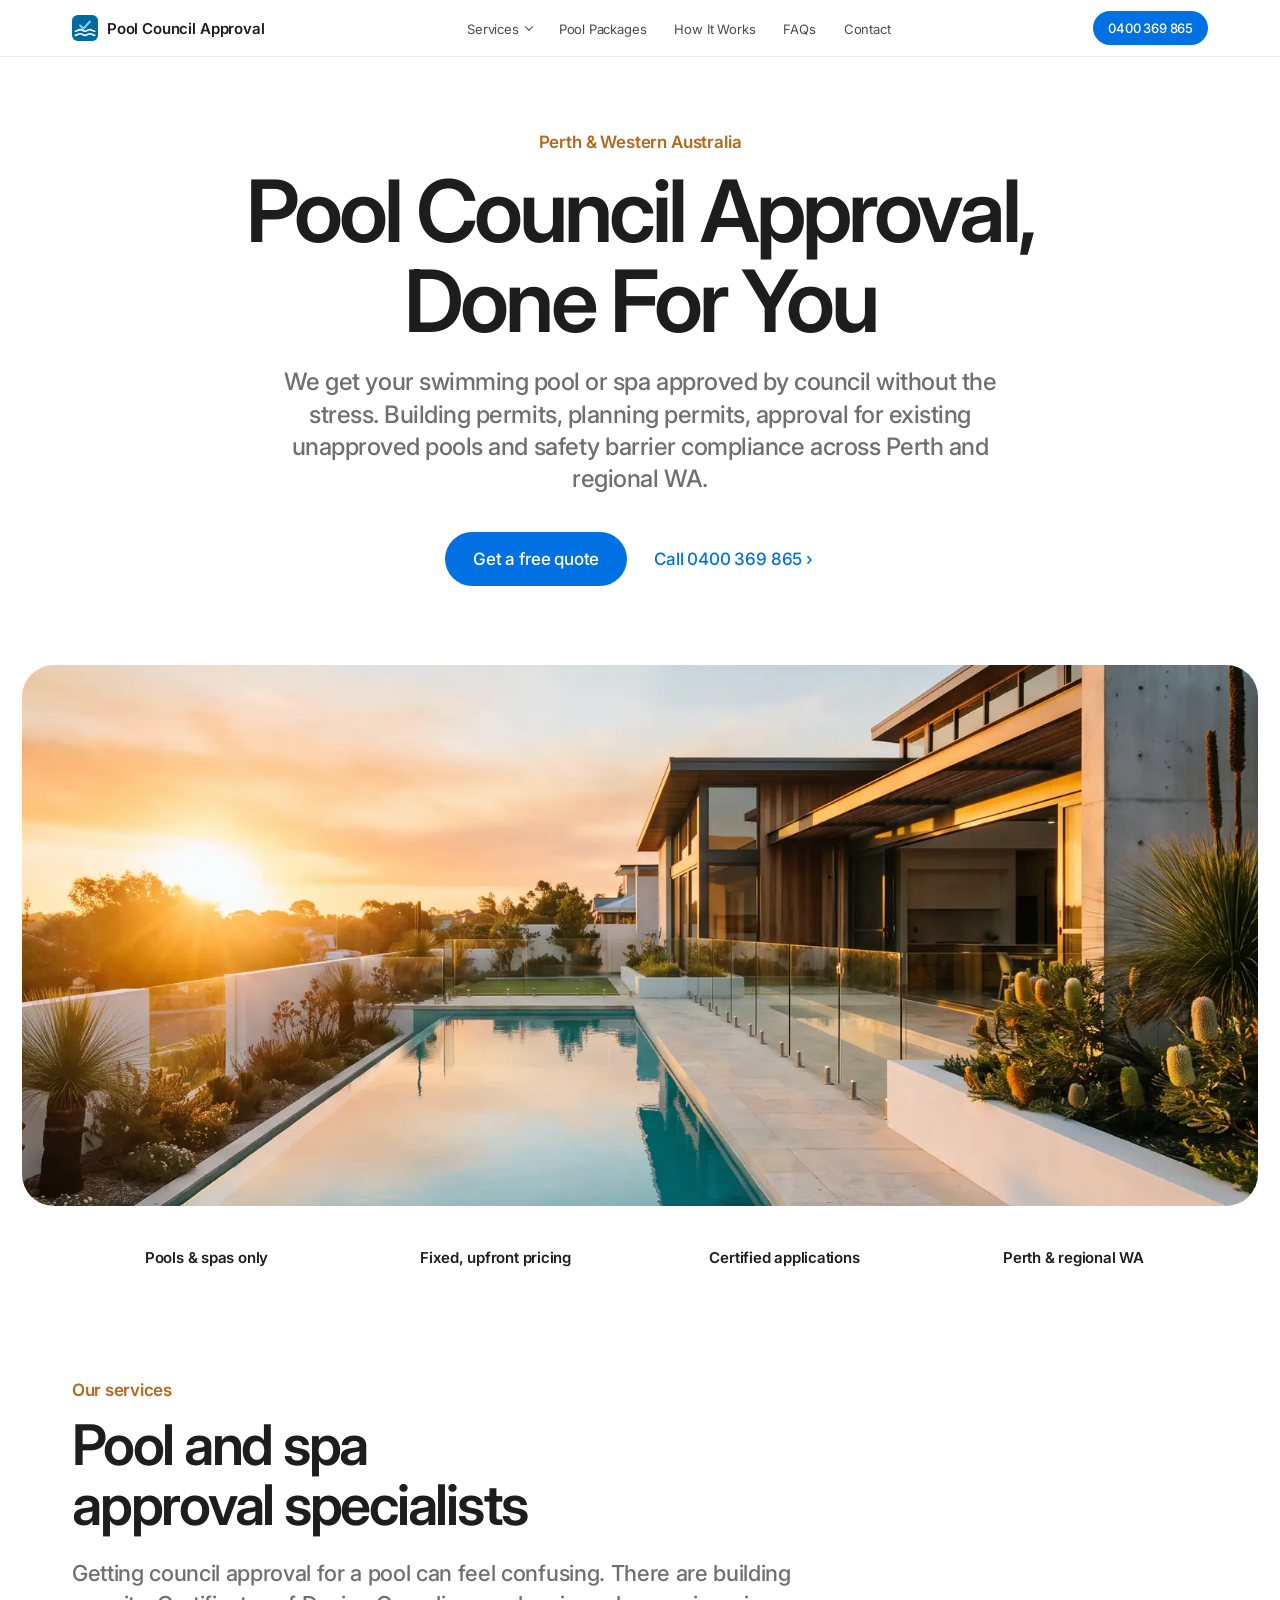
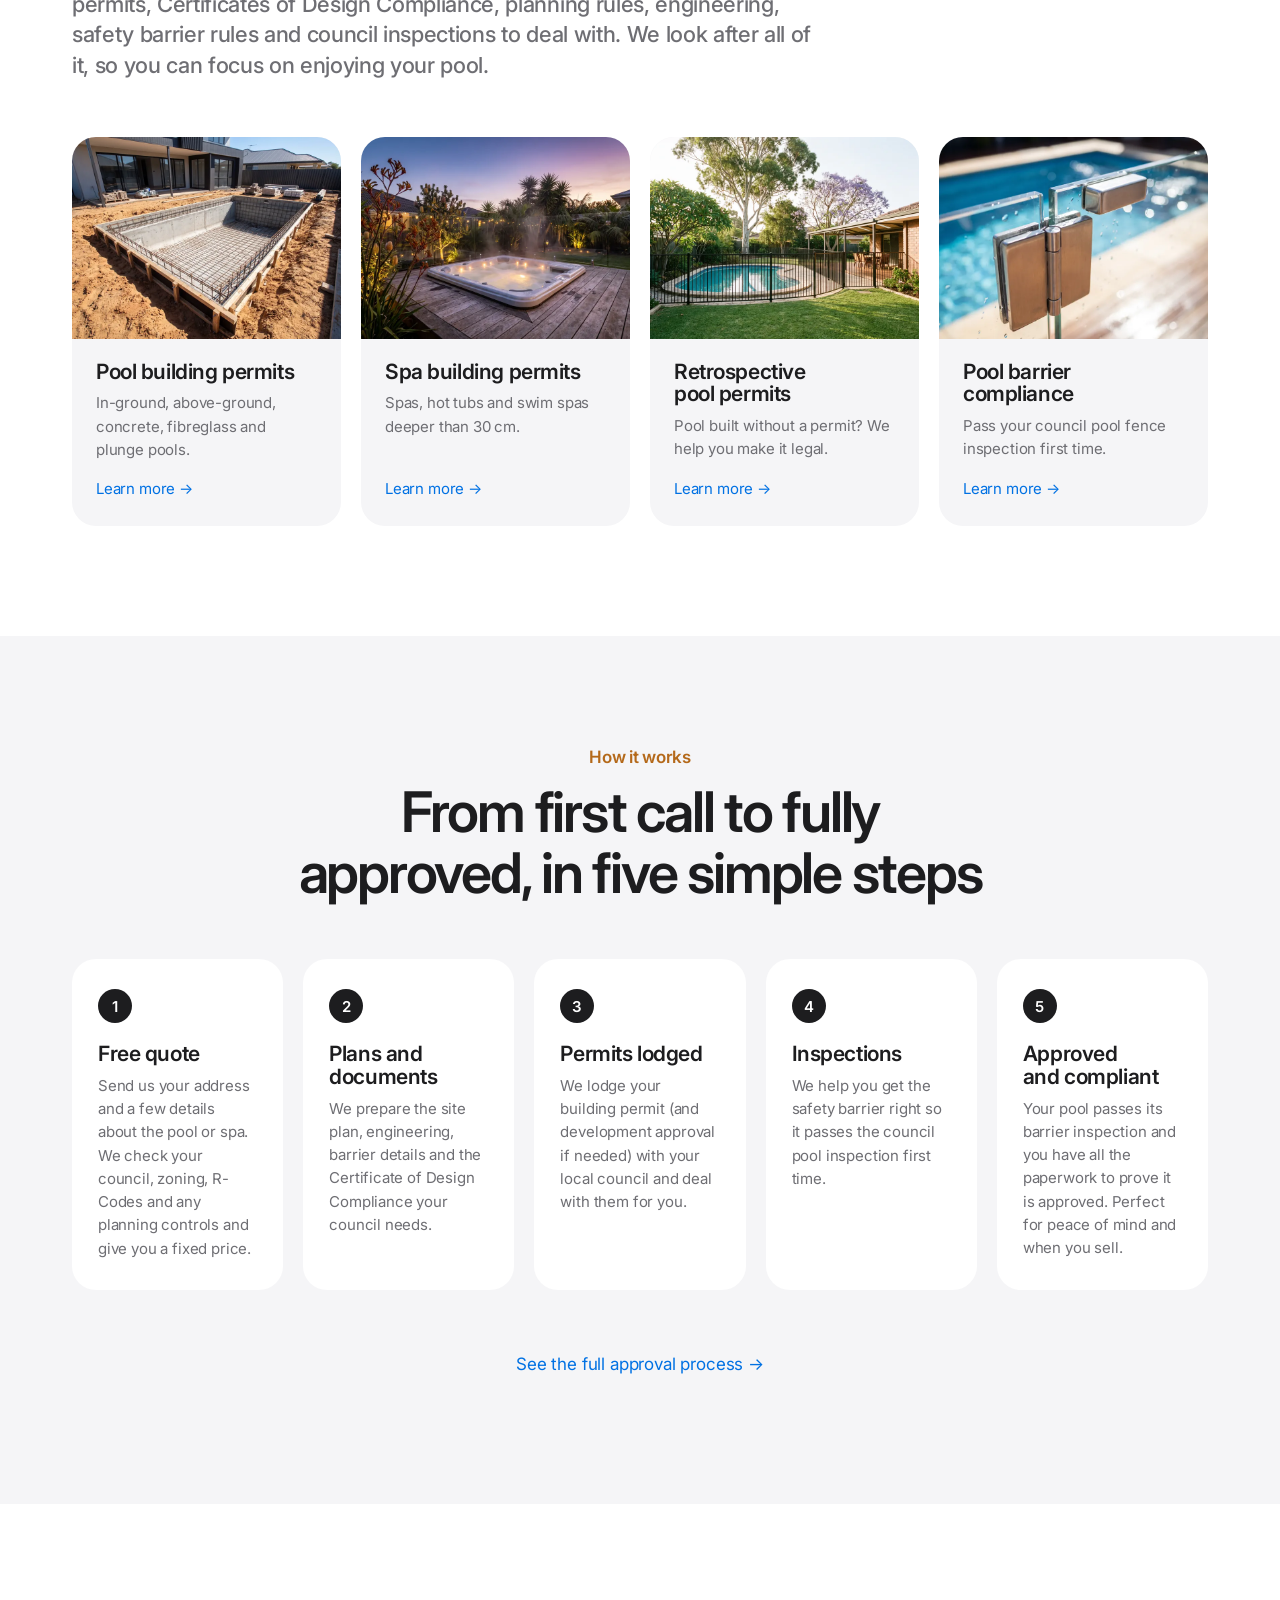
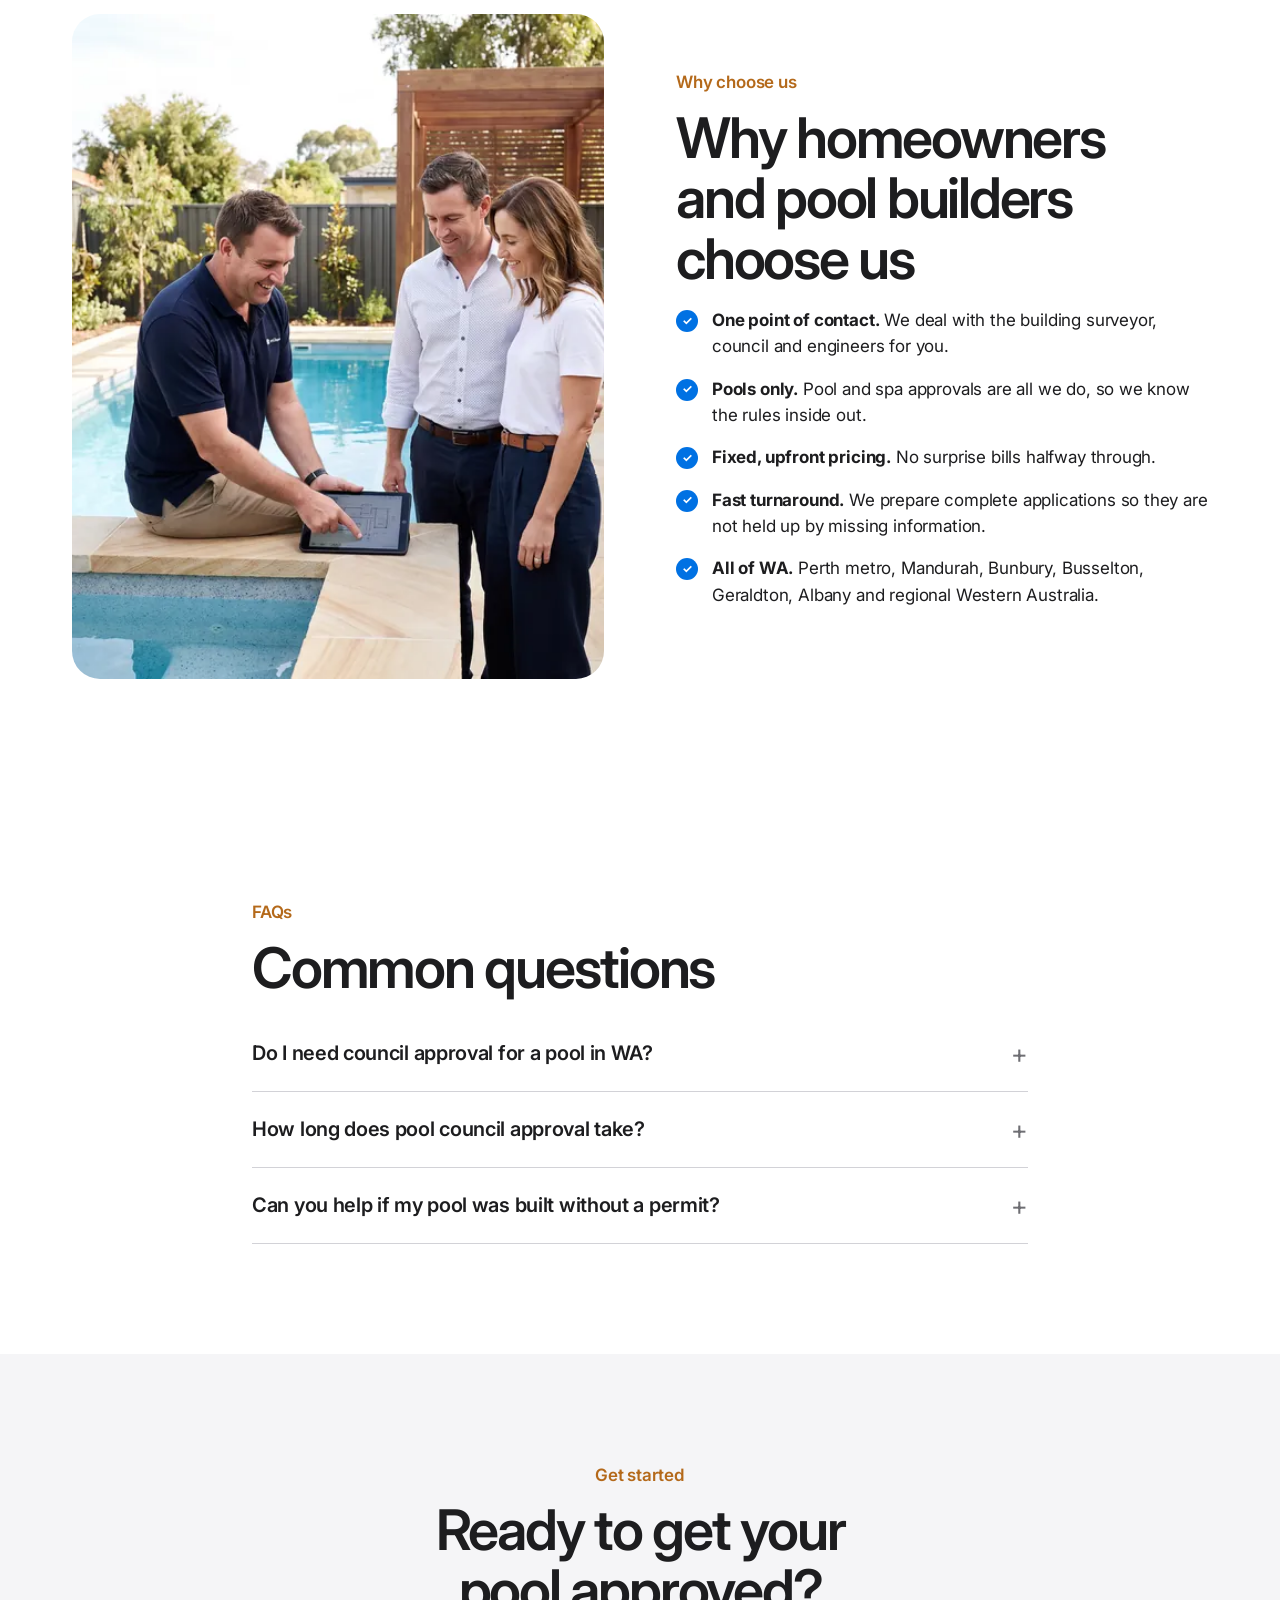
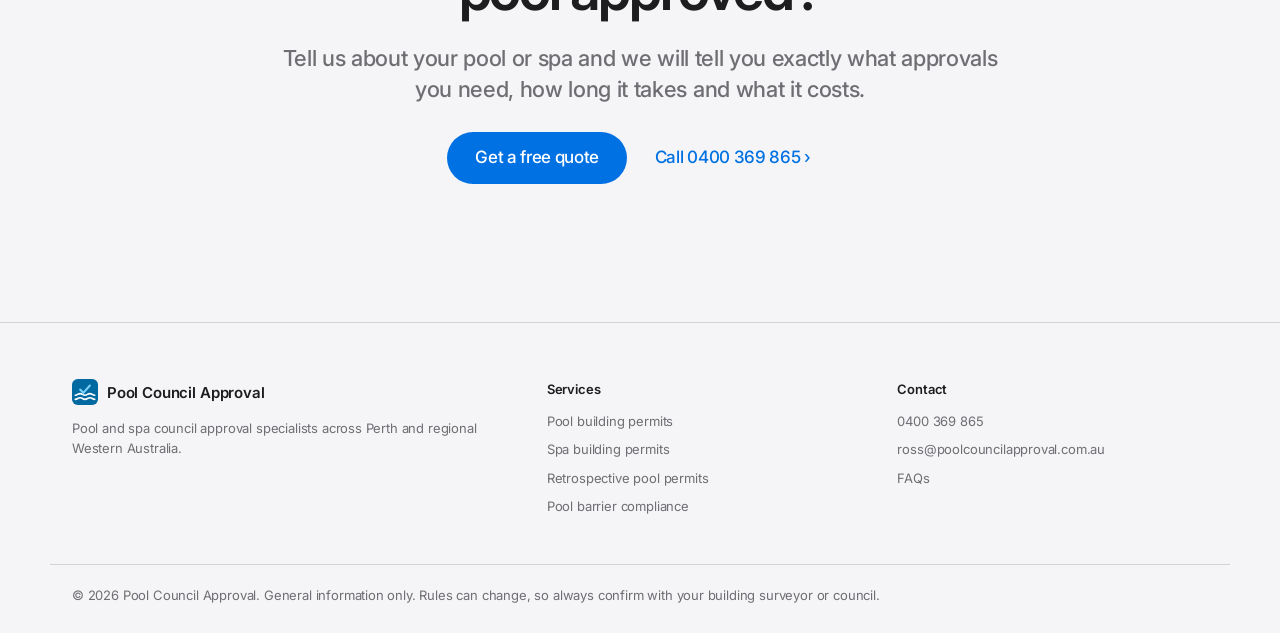
<file: index.html>
<!doctype html>
<html lang="en-AU">
<head>
<meta charset="utf-8">
<meta name="viewport" content="width=device-width, initial-scale=1">
<title>Pool Council Approval Perth &amp; WA | Pool &amp; Spa Permits Made Easy</title>
<meta name="description" content="Need council approval for a pool or spa in WA? We handle building permits, planning permits, unapproved pools and barrier compliance. Free quote.">
<link rel="canonical" href="https://poolcouncilapproval.com.au/">
<meta property="og:type" content="website">
<meta property="og:site_name" content="Pool Council Approval">
<meta property="og:title" content="Pool Council Approval Perth &amp; WA | Pool &amp; Spa Permits Made Easy">
<meta property="og:description" content="Need council approval for a pool or spa in WA? We handle building permits, planning permits, unapproved pools and barrier compliance. Free quote.">
<meta property="og:url" content="https://poolcouncilapproval.com.au/">
<meta property="og:image" content="https://poolcouncilapproval.com.au/og-image.jpg">
<meta property="og:locale" content="en_AU">
<meta name="twitter:card" content="summary_large_image">
<link rel="icon" href="/favicon.svg" type="image/svg+xml">
<link rel="preconnect" href="https://fonts.googleapis.com">
<link rel="preconnect" href="https://fonts.gstatic.com" crossorigin>
<link rel="stylesheet" href="https://fonts.googleapis.com/css2?family=Inter:wght@400;500;600;700&display=swap">
<link rel="preload" as="image" href="/images/hero.webp" fetchpriority="high">
<link rel="stylesheet" href="/styles.css?v=2">
<script type="application/ld+json">{"@context": "https://schema.org", "@type": "ProfessionalService", "name": "Pool Council Approval", "url": "https://poolcouncilapproval.com.au/", "logo": "https://poolcouncilapproval.com.au/favicon.svg", "image": "https://poolcouncilapproval.com.au/og-image.jpg", "telephone": "+61400369865", "email": "ross@poolcouncilapproval.com.au", "areaServed": {"@type": "State", "name": "Western Australia"}, "address": {"@type": "PostalAddress", "addressRegion": "WA", "addressCountry": "AU"}, "description": "Pool and spa council approval specialists. We handle building permits, planning permits, building approval certificates for unapproved pools, and barrier compliance for WA homeowners and pool builders.", "serviceType": ["Pool building permits", "Spa building permits", "Retrospective pool permits", "Building approval certificates", "Pool barrier compliance"]}</script>
<script type="application/ld+json">{"@context": "https://schema.org", "@type": "FAQPage", "mainEntity": [{"@type": "Question", "name": "Do I need council approval for a pool in WA?", "acceptedAnswer": {"@type": "Answer", "text": "Yes. In Western Australia you need a building permit from your local council for any swimming pool or spa that can hold more than 300 mm (30 cm) of water. This includes above-ground pools, spas and many portable pools."}}, {"@type": "Question", "name": "How long does pool council approval take?", "acceptedAnswer": {"@type": "Answer", "text": "A standard pool building permit usually takes a few weeks once all documents are ready. Sites with planning overlays, easements or heritage controls can take longer. We give you a timeline with your quote."}}, {"@type": "Question", "name": "Can you help if my pool was built without a permit?", "acceptedAnswer": {"@type": "Answer", "text": "Yes. In WA this is done with a Building Approval Certificate, which approves work that was built without a permit. We handle the whole process."}}]}</script>
</head>
<body>
<header class="top">
  <div class="wrap bar">
    <a class="logo" href="/"><img src="/favicon.svg" alt="" width="34" height="34"><span>Pool Council<em>Approval</em></span></a>
    <nav class="menu" aria-label="Main"><ul><li class="has-drop"><a class="drop-toggle" href="/#services">Services</a><ul class="drop"><li><a href="/pool-permits.html"><strong>Pool Permits</strong><small>New pools, in-ground and above-ground</small></a></li><li><a href="/spa-permits.html"><strong>Spa Permits</strong><small>Spas, hot tubs and swim spas</small></a></li><li><a href="/retrospective-pool-permits.html"><strong>Retrospective Permits</strong><small>Pools built without approval</small></a></li><li><a href="/pool-barrier-compliance.html"><strong>Barrier Compliance</strong><small>Pass your council fence inspection</small></a></li></ul></li><li><a href="/pool-packages.html">Pool Packages</a></li><li><a href="/how-it-works.html">How It Works</a></li><li><a href="/faqs.html">FAQs</a></li><li><a href="/contact.html">Contact</a></li></ul></nav>
    <a class="call" href="tel:+61400369865">0400 369 865</a>
  </div>
</header>
<main>
<section class="hero home">
  <img class="hero-img" src="/images/hero.webp" alt="Modern Perth home with a swimming pool and frameless glass pool fence at sunset" width="1600" height="900" fetchpriority="high">
  <div class="wrap hero-inner">
    
    <p class="eyebrow light">Perth &amp; Western Australia</p>
    <h1>Pool Council Approval, Done For You</h1>
    <p class="lead">We get your swimming pool or spa approved by council without the stress. Building permits, planning permits, approval for existing unapproved pools and safety barrier compliance across Perth and regional WA.</p>
    <p class="hero-btns"><a class="btn" href="/contact.html">Get a free quote</a> <a class="btn ghost" href="tel:+61400369865">Call 0400 369 865</a></p>
  </div>
</section>
<div class="trust"><div class="wrap">
  <span>Pools &amp; spas only</span><span>Fixed, upfront pricing</span><span>Certified applications</span><span>Perth &amp; regional WA</span>
</div></div>

<section class="wrap" id="services">
  <div class="intro">
    <p class="eyebrow">Our services</p>
    <h2>Pool and spa approval specialists</h2>
    <p>Getting council approval for a pool can feel confusing. There are building permits, Certificates of Design Compliance, planning rules, engineering, safety barrier rules and council inspections to deal with. We look after all of it, so you can focus on enjoying your pool.</p>
  </div>
  <div class="cards"><a class="card" href="/pool-permits.html"><img src="/images/construction-sm.webp" alt="New concrete swimming pool under construction in a Perth backyard" loading="lazy" width="800" height="600"><div><h3>Pool building permits</h3><p>In-ground, above-ground, concrete, fibreglass and plunge pools.</p><span>Learn more →</span></div></a><a class="card" href="/spa-permits.html"><img src="/images/spa-sm.webp" alt="Outdoor spa on a timber deck with a glass safety barrier at dusk" loading="lazy" width="800" height="600"><div><h3>Spa building permits</h3><p>Spas, hot tubs and swim spas deeper than 30 cm.</p><span>Learn more →</span></div></a><a class="card" href="/retrospective-pool-permits.html"><img src="/images/older-pool-sm.webp" alt="Older backyard pool in Perth with a new compliant pool fence" loading="lazy" width="800" height="600"><div><h3>Retrospective pool permits</h3><p>Pool built without a permit? We help you make it legal.</p><span>Learn more →</span></div></a><a class="card" href="/pool-barrier-compliance.html"><img src="/images/gate-sm.webp" alt="Glass pool fence gate with a self-closing hinge and safety latch" loading="lazy" width="800" height="600"><div><h3>Pool barrier compliance</h3><p>Pass your council pool fence inspection first time.</p><span>Learn more →</span></div></a></div>
</section>
<section class="dark"><div class="wrap">
  <div class="intro">
    <p class="eyebrow light">How it works</p>
    <h2>From first call to fully approved, in five simple steps</h2>
  </div>
  <ol class="steps"><li><h3>Free quote</h3><p>Send us your address and a few details about the pool or spa. We check your council, zoning, R-Codes and any planning controls and give you a fixed price.</p></li><li><h3>Plans and documents</h3><p>We prepare the site plan, engineering, barrier details and the Certificate of Design Compliance your council needs.</p></li><li><h3>Permits lodged</h3><p>We lodge your building permit (and development approval if needed) with your local council and deal with them for you.</p></li><li><h3>Inspections</h3><p>We help you get the safety barrier right so it passes the council pool inspection first time.</p></li><li><h3>Approved and compliant</h3><p>Your pool passes its barrier inspection and you have all the paperwork to prove it is approved. Perfect for peace of mind and when you sell.</p></li></ol>
  <p class="center"><a class="link-light" href="/how-it-works.html">See the full approval process →</a></p>
</div></section>
<section class="wrap feature">
  <div class="feature-img"><img src="/images/consultant-sm.webp" alt="Pool approval consultant reviewing plans with homeowners beside their new pool" loading="lazy" width="800" height="600"></div>
  <div>
  <p class="eyebrow">Why choose us</p>
  <h2>Why homeowners and pool builders choose us</h2>
  <ul class="ticks">
    <li><strong>One point of contact.</strong> We deal with the building surveyor, council and engineers for you.</li>
    <li><strong>Pools only.</strong> Pool and spa approvals are all we do, so we know the rules inside out.</li>
    <li><strong>Fixed, upfront pricing.</strong> No surprise bills halfway through.</li>
    <li><strong>Fast turnaround.</strong> We prepare complete applications so they are not held up by missing information.</li>
    <li><strong>All of WA.</strong> Perth metro, Mandurah, Bunbury, Busselton, Geraldton, Albany and regional Western Australia.</li>
  </ul>
  </div>
</section>

<section class="faq"><div class="wrap narrow"><p class="eyebrow">FAQs</p><h2>Common questions</h2><details><summary>Do I need council approval for a pool in WA?</summary><p>Yes. In Western Australia you need a building permit from your local council for any swimming pool or spa that can hold more than 300 mm (30 cm) of water. This includes above-ground pools, spas and many portable pools.</p></details><details><summary>How long does pool council approval take?</summary><p>A standard pool building permit usually takes a few weeks once all documents are ready. Sites with planning overlays, easements or heritage controls can take longer. We give you a timeline with your quote.</p></details><details><summary>Can you help if my pool was built without a permit?</summary><p>Yes. In WA this is done with a Building Approval Certificate, which approves work that was built without a permit. We handle the whole process.</p></details></div></section>
<section class="cta">
  <img src="/images/aerial.webp" alt="" loading="lazy" width="1600" height="900">
  <div class="wrap">
    <p class="eyebrow light">Get started</p>
    <h2>Ready to get your pool approved?</h2>
    <p>Tell us about your pool or spa and we will tell you exactly what approvals you need, how long it takes and what it costs.</p>
    <p><a class="btn" href="/contact.html">Get a free quote</a> <a class="btn ghost" href="tel:+61400369865">Call 0400 369 865</a></p>
  </div>
</section>
</main>
<footer>
  <div class="wrap cols">
    <div><a class="logo light" href="/"><img src="/favicon.svg" alt="" width="34" height="34"><span>Pool Council<em>Approval</em></span></a><p>Pool and spa council approval specialists across Perth and regional Western Australia.</p></div>
    <div><strong>Services</strong><ul>
      <li><a href="/pool-permits.html">Pool building permits</a></li>
      <li><a href="/spa-permits.html">Spa building permits</a></li>
      <li><a href="/retrospective-pool-permits.html">Retrospective pool permits</a></li>
      <li><a href="/pool-barrier-compliance.html">Pool barrier compliance</a></li>
    </ul></div>
    <div><strong>Contact</strong><ul>
      <li><a href="tel:+61400369865">0400 369 865</a></li>
      <li><a href="mailto:ross@poolcouncilapproval.com.au">ross@poolcouncilapproval.com.au</a></li>
      <li><a href="/faqs.html">FAQs</a></li>
    </ul></div>
  </div>
  <p class="wrap small">© 2026 Pool Council Approval. General information only. Rules can change, so always confirm with your building surveyor or council.</p>
</footer>
</body>
</html>
</file>
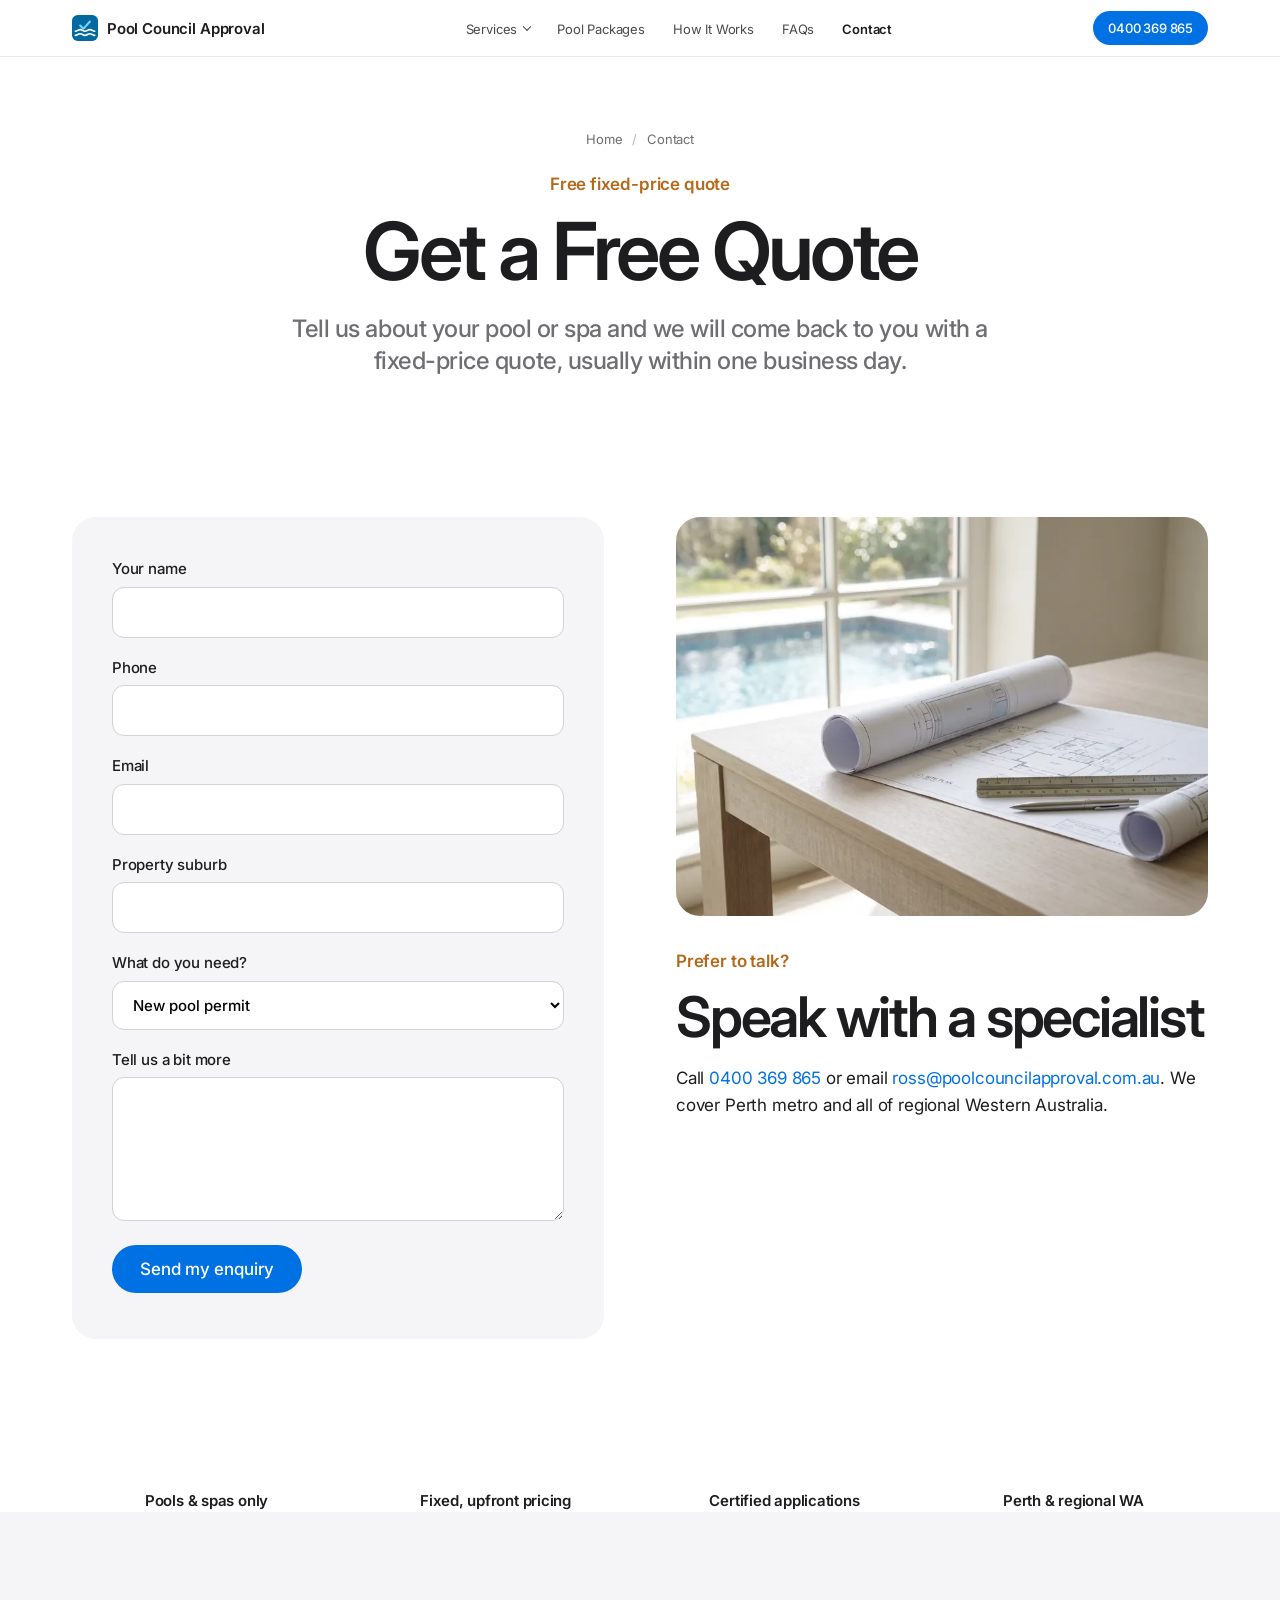
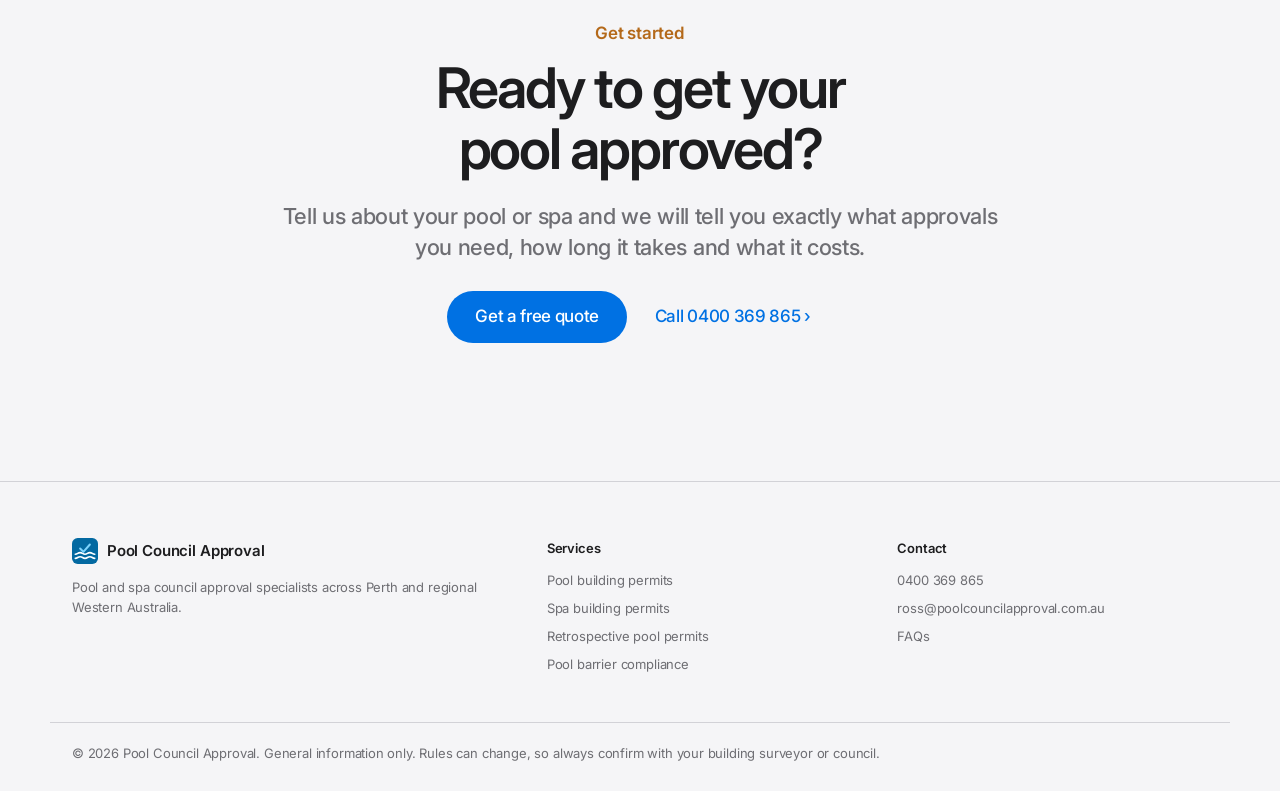
<file: contact.html>
<!doctype html>
<html lang="en-AU">
<head>
<meta charset="utf-8">
<meta name="viewport" content="width=device-width, initial-scale=1">
<title>Contact Pool Council Approval | Free Pool Permit Quote</title>
<meta name="description" content="Get a free, fixed-price quote for your pool or spa council approval in WA. Call or send us your details today.">
<link rel="canonical" href="https://poolcouncilapproval.com.au/contact.html">
<meta property="og:type" content="website">
<meta property="og:site_name" content="Pool Council Approval">
<meta property="og:title" content="Contact Pool Council Approval | Free Pool Permit Quote">
<meta property="og:description" content="Get a free, fixed-price quote for your pool or spa council approval in WA. Call or send us your details today.">
<meta property="og:url" content="https://poolcouncilapproval.com.au/contact.html">
<meta property="og:image" content="https://poolcouncilapproval.com.au/og-image.jpg">
<meta property="og:locale" content="en_AU">
<meta name="twitter:card" content="summary_large_image">
<link rel="icon" href="/favicon.svg" type="image/svg+xml">
<link rel="preconnect" href="https://fonts.googleapis.com">
<link rel="preconnect" href="https://fonts.gstatic.com" crossorigin>
<link rel="stylesheet" href="https://fonts.googleapis.com/css2?family=Inter:wght@400;500;600;700&display=swap">
<link rel="stylesheet" href="/styles.css?v=3">
<script type="application/ld+json">{"@context": "https://schema.org", "@type": "BreadcrumbList", "itemListElement": [{"@type": "ListItem", "position": 1, "name": "Home", "item": "https://poolcouncilapproval.com.au/"}, {"@type": "ListItem", "position": 2, "name": "Contact", "item": "https://poolcouncilapproval.com.au/contact.html"}]}</script>
</head>
<body>
<header class="top">
  <div class="wrap bar">
    <a class="logo" href="/"><img src="/favicon.svg" alt="" width="34" height="34"><span>Pool Council<em>Approval</em></span></a>
    <nav class="menu" aria-label="Main"><ul><li class="has-drop"><a class="drop-toggle" href="/#services">Services</a><ul class="drop"><li><a href="/pool-permits.html"><strong>Pool Permits</strong><small>New pools, in-ground and above-ground</small></a></li><li><a href="/spa-permits.html"><strong>Spa Permits</strong><small>Spas, hot tubs and swim spas</small></a></li><li><a href="/retrospective-pool-permits.html"><strong>Retrospective Permits</strong><small>Pools built without approval</small></a></li><li><a href="/pool-barrier-compliance.html"><strong>Barrier Compliance</strong><small>Pass your council fence inspection</small></a></li></ul></li><li><a href="/pool-packages.html">Pool Packages</a></li><li><a href="/how-it-works.html">How It Works</a></li><li><a href="/faqs.html">FAQs</a></li><li><a href="/contact.html" aria-current="page">Contact</a></li></ul></nav>
    <a class="call" href="tel:+61400369865">0400 369 865</a>
  </div>
</header>
<main>
<section class="hero">
  <div class="wrap hero-inner">
    <nav class="crumbs" aria-label="Breadcrumb"><a href="/">Home</a> <span>/</span> Contact</nav>
    <p class="eyebrow light">Free fixed-price quote</p>
    <h1>Get a Free Quote</h1>
    <p class="lead">Tell us about your pool or spa and we will come back to you with a fixed-price quote, usually within one business day.</p>
  </div>
</section>
<section class="wrap feature contact" id="quote">
  <form class="form" action="https://formsubmit.co/rossdelport1998@gmail.com" method="POST">
    <input type="hidden" name="_subject" value="New quote request from website">
    <input type="hidden" name="_captcha" value="false">
    <input type="text" name="_honey" style="display:none" tabindex="-1" autocomplete="off">
    <label>Your name <input name="name" required autocomplete="name"></label>
    <label>Phone <input name="phone" type="tel" required autocomplete="tel"></label>
    <label>Email <input name="email" type="email" required autocomplete="email"></label>
    <label>Property suburb <input name="suburb" required></label>
    <label>What do you need?
      <select name="service">
        <option>New pool permit</option>
        <option>Spa / hot tub permit</option>
        <option>Unapproved pool (already built)</option>
        <option>Pool fence / barrier inspection</option>
        <option>Not sure</option>
      </select>
    </label>
    <label>Tell us a bit more <textarea name="message" rows="5"></textarea></label>
    <button class="btn" type="submit">Send my enquiry</button>
  </form>
  <div>
    <img class="contact-img" src="/images/plans-sm.webp" alt="Swimming pool plans and site drawings on a table" loading="lazy" width="800" height="600">
    <p class="eyebrow">Prefer to talk?</p>
    <h2>Speak with a specialist</h2>
    <p>Call <a href="tel:+61400369865">0400 369 865</a> or email <a href="mailto:ross@poolcouncilapproval.com.au">ross@poolcouncilapproval.com.au</a>. We cover Perth metro and all of regional Western Australia.</p>
  </div>
</section>
<div class="trust"><div class="wrap">
  <span>Pools &amp; spas only</span><span>Fixed, upfront pricing</span><span>Certified applications</span><span>Perth &amp; regional WA</span>
</div></div>


<section class="cta">
  <img src="/images/aerial.webp" alt="" loading="lazy" width="1600" height="900">
  <div class="wrap">
    <p class="eyebrow light">Get started</p>
    <h2>Ready to get your pool approved?</h2>
    <p>Tell us about your pool or spa and we will tell you exactly what approvals you need, how long it takes and what it costs.</p>
    <p><a class="btn" href="/contact.html">Get a free quote</a> <a class="btn ghost" href="tel:+61400369865">Call 0400 369 865</a></p>
  </div>
</section>
</main>
<footer>
  <div class="wrap cols">
    <div><a class="logo light" href="/"><img src="/favicon.svg" alt="" width="34" height="34"><span>Pool Council<em>Approval</em></span></a><p>Pool and spa council approval specialists across Perth and regional Western Australia.</p></div>
    <div><strong>Services</strong><ul>
      <li><a href="/pool-permits.html">Pool building permits</a></li>
      <li><a href="/spa-permits.html">Spa building permits</a></li>
      <li><a href="/retrospective-pool-permits.html">Retrospective pool permits</a></li>
      <li><a href="/pool-barrier-compliance.html">Pool barrier compliance</a></li>
    </ul></div>
    <div><strong>Contact</strong><ul>
      <li><a href="tel:+61400369865">0400 369 865</a></li>
      <li><a href="mailto:ross@poolcouncilapproval.com.au">ross@poolcouncilapproval.com.au</a></li>
      <li><a href="/faqs.html">FAQs</a></li>
    </ul></div>
  </div>
  <p class="wrap small">© 2026 Pool Council Approval. General information only. Rules can change, so always confirm with your building surveyor or council.</p>
</footer>
</body>
</html>
</file>
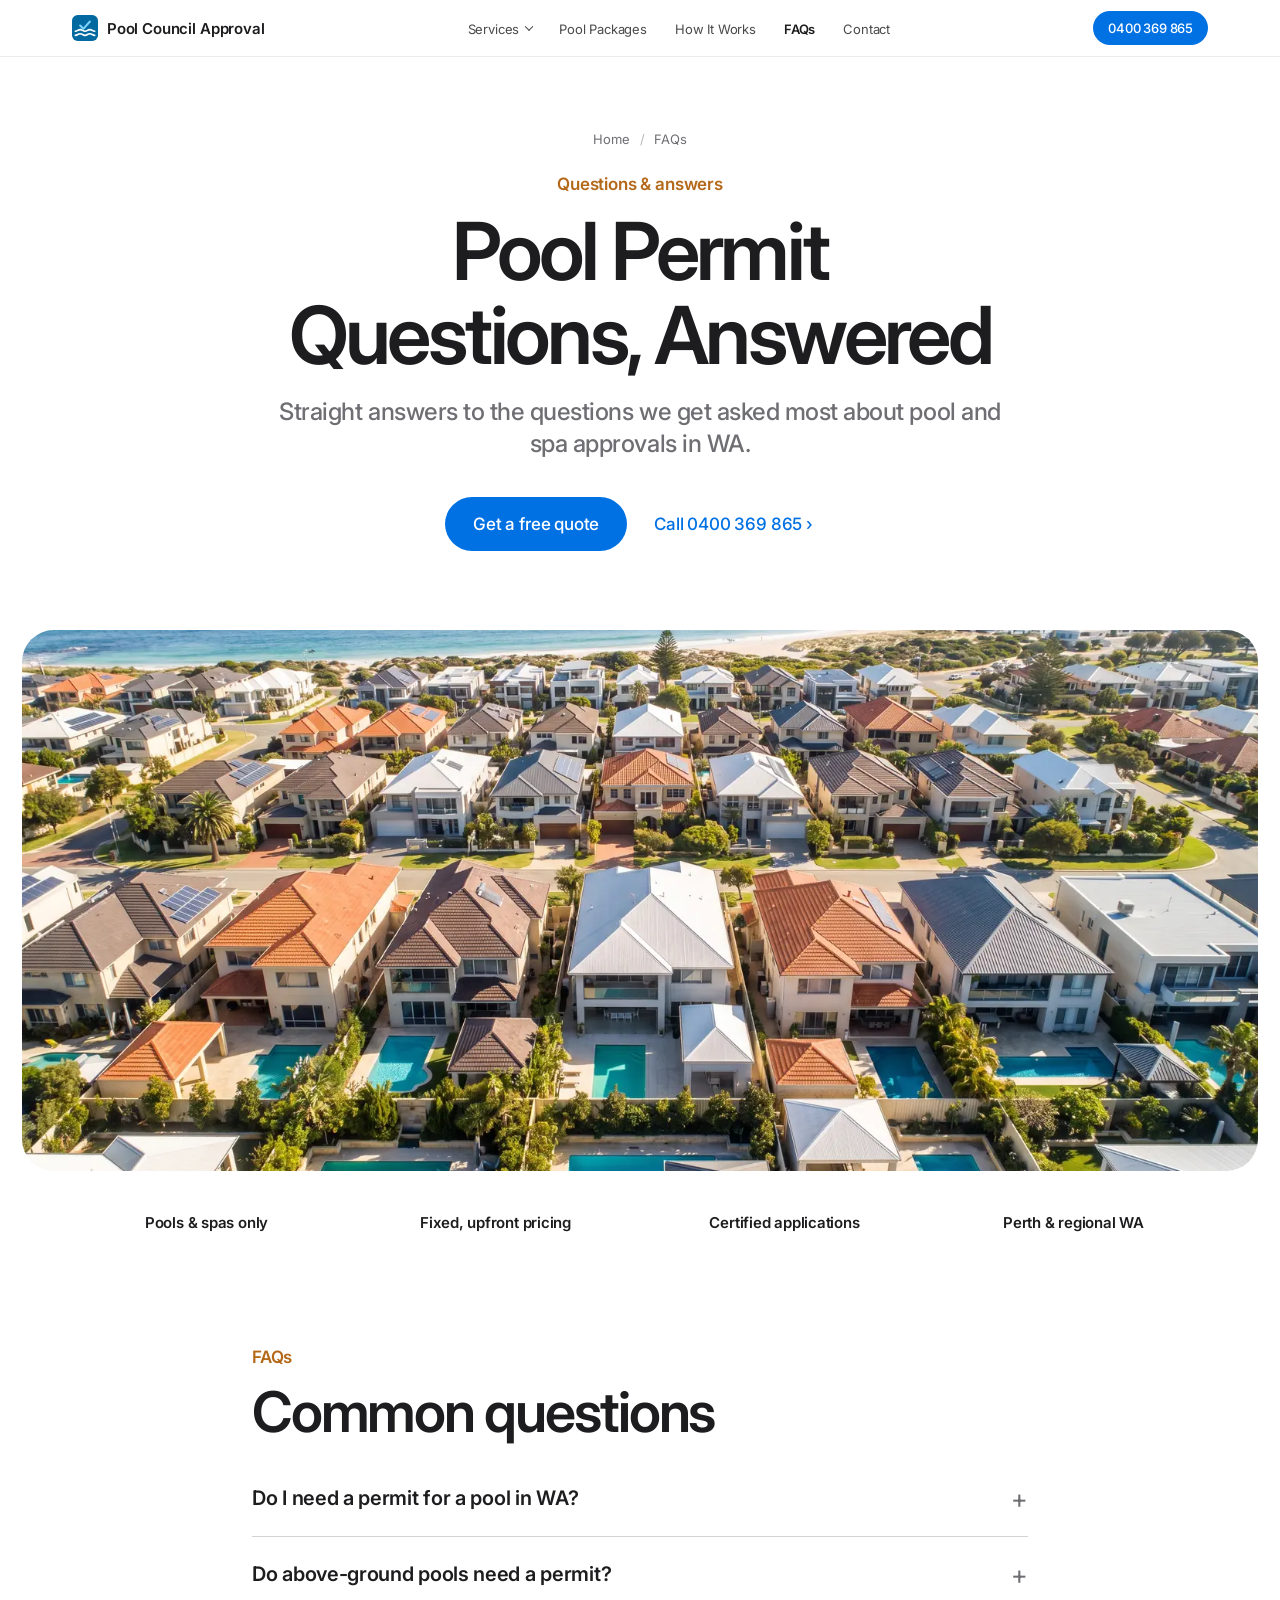
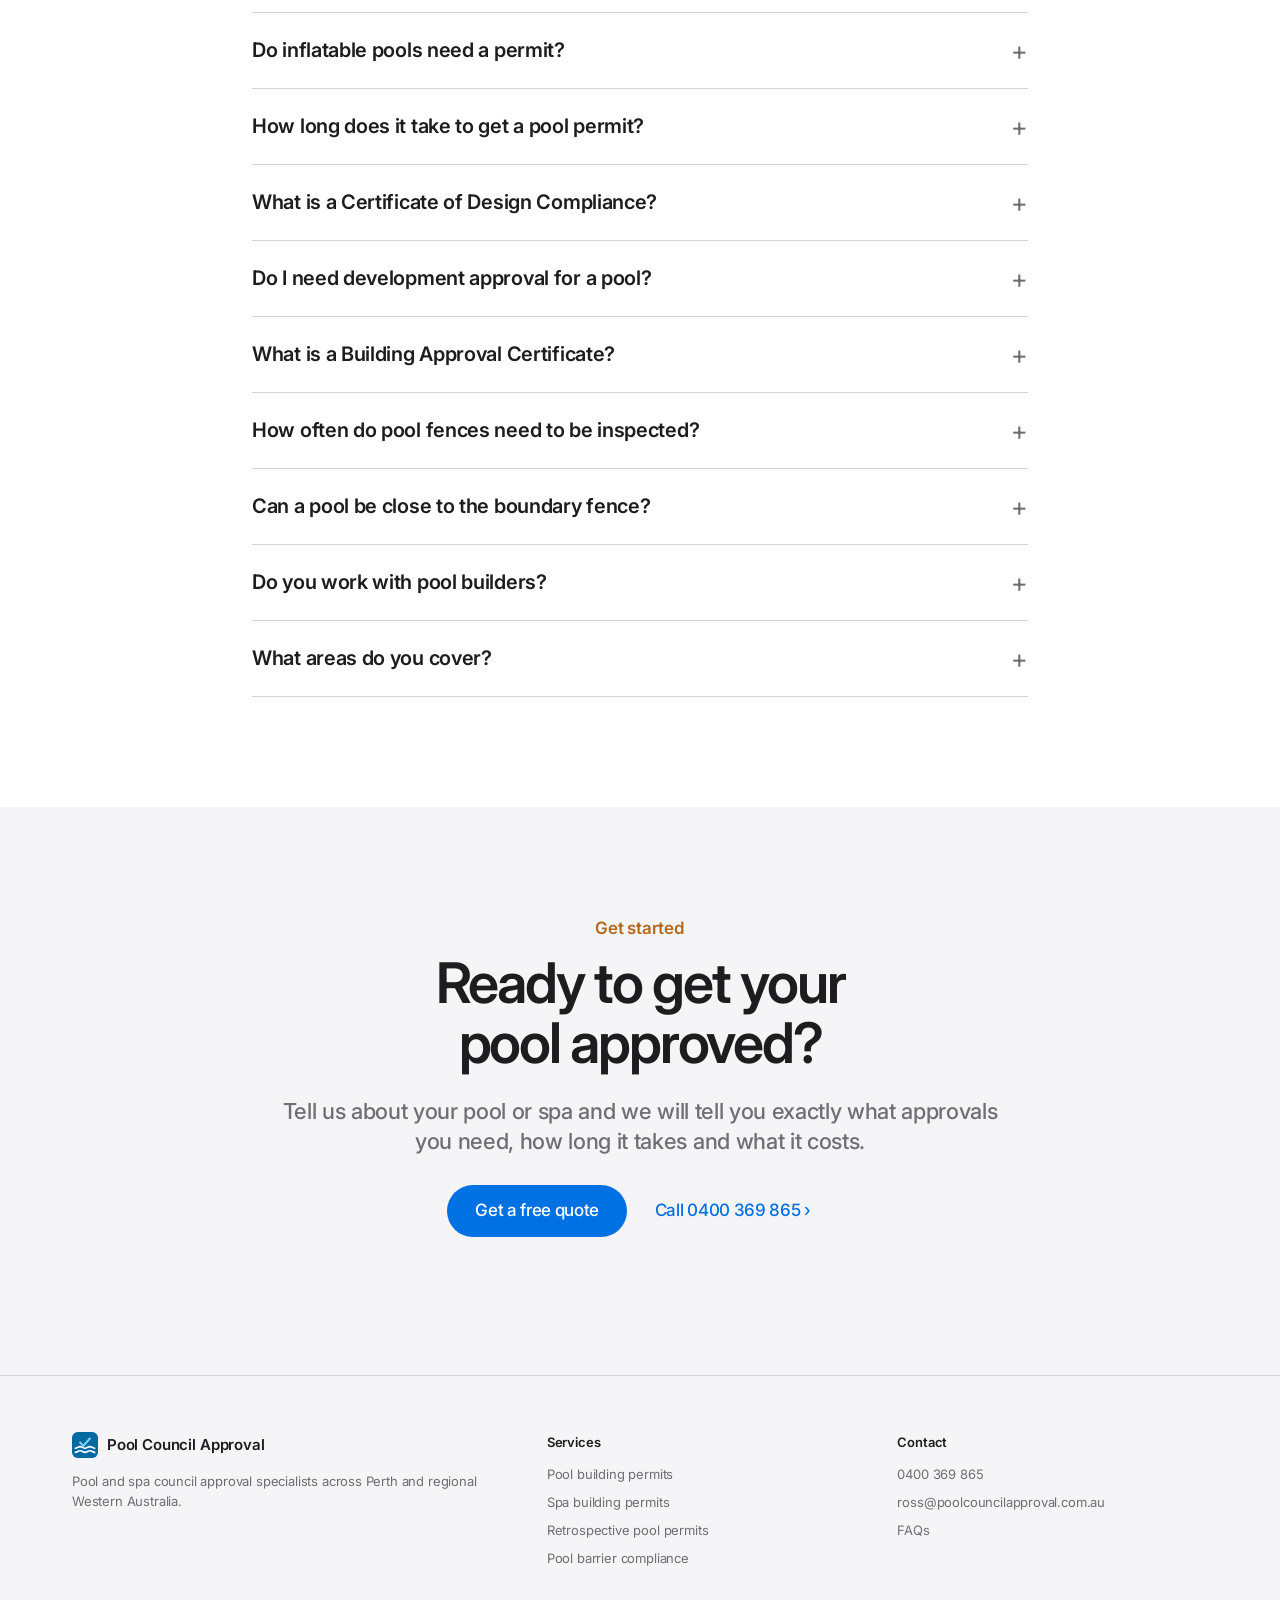
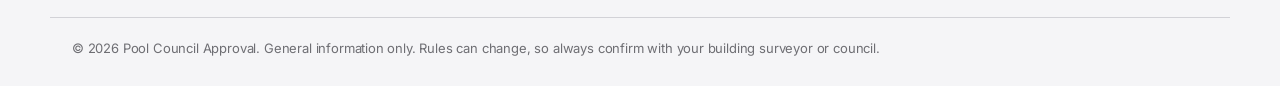
<file: faqs.html>
<!doctype html>
<html lang="en-AU">
<head>
<meta charset="utf-8">
<meta name="viewport" content="width=device-width, initial-scale=1">
<title>Pool Permit FAQs Perth &amp; WA | Pool Council Approval Questions Answered</title>
<meta name="description" content="Answers to the most common questions about pool and spa permits, council approval and barrier compliance in WA.">
<link rel="canonical" href="https://poolcouncilapproval.com.au/faqs.html">
<meta property="og:type" content="website">
<meta property="og:site_name" content="Pool Council Approval">
<meta property="og:title" content="Pool Permit FAQs Perth &amp; WA | Pool Council Approval Questions Answered">
<meta property="og:description" content="Answers to the most common questions about pool and spa permits, council approval and barrier compliance in WA.">
<meta property="og:url" content="https://poolcouncilapproval.com.au/faqs.html">
<meta property="og:image" content="https://poolcouncilapproval.com.au/og-image.jpg">
<meta property="og:locale" content="en_AU">
<meta name="twitter:card" content="summary_large_image">
<link rel="icon" href="/favicon.svg" type="image/svg+xml">
<link rel="preconnect" href="https://fonts.googleapis.com">
<link rel="preconnect" href="https://fonts.gstatic.com" crossorigin>
<link rel="stylesheet" href="https://fonts.googleapis.com/css2?family=Inter:wght@400;500;600;700&display=swap">
<link rel="preload" as="image" href="/images/aerial.webp" fetchpriority="high">
<link rel="stylesheet" href="/styles.css?v=2">
<script type="application/ld+json">{"@context": "https://schema.org", "@type": "BreadcrumbList", "itemListElement": [{"@type": "ListItem", "position": 1, "name": "Home", "item": "https://poolcouncilapproval.com.au/"}, {"@type": "ListItem", "position": 2, "name": "FAQs", "item": "https://poolcouncilapproval.com.au/faqs.html"}]}</script>
<script type="application/ld+json">{"@context": "https://schema.org", "@type": "FAQPage", "mainEntity": [{"@type": "Question", "name": "Do I need a permit for a pool in WA?", "acceptedAnswer": {"@type": "Answer", "text": "Yes. Any pool or spa that can hold more than 300 mm (30 cm) of water needs a building permit from your local council and a compliant safety barrier."}}, {"@type": "Question", "name": "Do above-ground pools need a permit?", "acceptedAnswer": {"@type": "Answer", "text": "Yes, if they can hold more than 30 cm of water. Above-ground pools must also have a compliant barrier. The pool walls can sometimes form part of the barrier if they are high enough and not climbable."}}, {"@type": "Question", "name": "Do inflatable pools need a permit?", "acceptedAnswer": {"@type": "Answer", "text": "Small inflatable pools that hold less than 30 cm of water do not. Larger inflatable or portable pools that can hold more than 30 cm of water need a compliant barrier, just like a permanent pool."}}, {"@type": "Question", "name": "How long does it take to get a pool permit?", "acceptedAnswer": {"@type": "Answer", "text": "Usually a few weeks once all documents are ready. Planning overlays, easements or heritage controls can add time."}}, {"@type": "Question", "name": "What is a Certificate of Design Compliance?", "acceptedAnswer": {"@type": "Answer", "text": "It is a certificate from a registered private building surveyor confirming your pool plans meet the building rules. Lodging it with your permit application means council must decide within 10 business days."}}, {"@type": "Question", "name": "Do I need development approval for a pool?", "acceptedAnswer": {"@type": "Answer", "text": "Most pools do not, but you may need it if your property is heritage listed, in a special control area, or the pool or decking does not meet the R-Codes. We check this for you."}}, {"@type": "Question", "name": "What is a Building Approval Certificate?", "acceptedAnswer": {"@type": "Answer", "text": "It is how WA approves building work that was done without a permit, such as an older pool. It lets you make an unapproved pool legal."}}, {"@type": "Question", "name": "How often do pool fences need to be inspected?", "acceptedAnswer": {"@type": "Answer", "text": "At least every four years. Your local council inspects the barrier and will contact you to arrange a time."}}, {"@type": "Question", "name": "Can a pool be close to the boundary fence?", "acceptedAnswer": {"@type": "Answer", "text": "Often yes, but setbacks, easements and the barrier design all matter. Boundary fences used as part of the pool barrier must meet the pool fencing rules on the pool side."}}, {"@type": "Question", "name": "Do you work with pool builders?", "acceptedAnswer": {"@type": "Answer", "text": "Yes. We handle permits for pool builders across Perth and WA so they can focus on construction."}}, {"@type": "Question", "name": "What areas do you cover?", "acceptedAnswer": {"@type": "Answer", "text": "All of Western Australia, including Perth metro, Mandurah, Bunbury, Busselton, Geraldton, Albany and regional areas."}}]}</script>
</head>
<body>
<header class="top">
  <div class="wrap bar">
    <a class="logo" href="/"><img src="/favicon.svg" alt="" width="34" height="34"><span>Pool Council<em>Approval</em></span></a>
    <nav class="menu" aria-label="Main"><ul><li class="has-drop"><a class="drop-toggle" href="/#services">Services</a><ul class="drop"><li><a href="/pool-permits.html"><strong>Pool Permits</strong><small>New pools, in-ground and above-ground</small></a></li><li><a href="/spa-permits.html"><strong>Spa Permits</strong><small>Spas, hot tubs and swim spas</small></a></li><li><a href="/retrospective-pool-permits.html"><strong>Retrospective Permits</strong><small>Pools built without approval</small></a></li><li><a href="/pool-barrier-compliance.html"><strong>Barrier Compliance</strong><small>Pass your council fence inspection</small></a></li></ul></li><li><a href="/pool-packages.html">Pool Packages</a></li><li><a href="/how-it-works.html">How It Works</a></li><li><a href="/faqs.html" aria-current="page">FAQs</a></li><li><a href="/contact.html">Contact</a></li></ul></nav>
    <a class="call" href="tel:+61400369865">0400 369 865</a>
  </div>
</header>
<main>
<section class="hero">
  <img class="hero-img" src="/images/aerial.webp" alt="Aerial view of Perth homes with backyard swimming pools near the coast" width="1600" height="900" fetchpriority="high">
  <div class="wrap hero-inner">
    <nav class="crumbs" aria-label="Breadcrumb"><a href="/">Home</a> <span>/</span> FAQs</nav>
    <p class="eyebrow light">Questions &amp; answers</p>
    <h1>Pool Permit Questions, Answered</h1>
    <p class="lead">Straight answers to the questions we get asked most about pool and spa approvals in WA.</p>
    <p class="hero-btns"><a class="btn" href="/contact.html">Get a free quote</a> <a class="btn ghost" href="tel:+61400369865">Call 0400 369 865</a></p>
  </div>
</section>
<div class="trust"><div class="wrap">
  <span>Pools &amp; spas only</span><span>Fixed, upfront pricing</span><span>Certified applications</span><span>Perth &amp; regional WA</span>
</div></div>

<section class="faq"><div class="wrap narrow"><p class="eyebrow">FAQs</p><h2>Common questions</h2><details><summary>Do I need a permit for a pool in WA?</summary><p>Yes. Any pool or spa that can hold more than 300 mm (30 cm) of water needs a building permit from your local council and a compliant safety barrier.</p></details><details><summary>Do above-ground pools need a permit?</summary><p>Yes, if they can hold more than 30 cm of water. Above-ground pools must also have a compliant barrier. The pool walls can sometimes form part of the barrier if they are high enough and not climbable.</p></details><details><summary>Do inflatable pools need a permit?</summary><p>Small inflatable pools that hold less than 30 cm of water do not. Larger inflatable or portable pools that can hold more than 30 cm of water need a compliant barrier, just like a permanent pool.</p></details><details><summary>How long does it take to get a pool permit?</summary><p>Usually a few weeks once all documents are ready. Planning overlays, easements or heritage controls can add time.</p></details><details><summary>What is a Certificate of Design Compliance?</summary><p>It is a certificate from a registered private building surveyor confirming your pool plans meet the building rules. Lodging it with your permit application means council must decide within 10 business days.</p></details><details><summary>Do I need development approval for a pool?</summary><p>Most pools do not, but you may need it if your property is heritage listed, in a special control area, or the pool or decking does not meet the R-Codes. We check this for you.</p></details><details><summary>What is a Building Approval Certificate?</summary><p>It is how WA approves building work that was done without a permit, such as an older pool. It lets you make an unapproved pool legal.</p></details><details><summary>How often do pool fences need to be inspected?</summary><p>At least every four years. Your local council inspects the barrier and will contact you to arrange a time.</p></details><details><summary>Can a pool be close to the boundary fence?</summary><p>Often yes, but setbacks, easements and the barrier design all matter. Boundary fences used as part of the pool barrier must meet the pool fencing rules on the pool side.</p></details><details><summary>Do you work with pool builders?</summary><p>Yes. We handle permits for pool builders across Perth and WA so they can focus on construction.</p></details><details><summary>What areas do you cover?</summary><p>All of Western Australia, including Perth metro, Mandurah, Bunbury, Busselton, Geraldton, Albany and regional areas.</p></details></div></section>
<section class="cta">
  <img src="/images/aerial.webp" alt="" loading="lazy" width="1600" height="900">
  <div class="wrap">
    <p class="eyebrow light">Get started</p>
    <h2>Ready to get your pool approved?</h2>
    <p>Tell us about your pool or spa and we will tell you exactly what approvals you need, how long it takes and what it costs.</p>
    <p><a class="btn" href="/contact.html">Get a free quote</a> <a class="btn ghost" href="tel:+61400369865">Call 0400 369 865</a></p>
  </div>
</section>
</main>
<footer>
  <div class="wrap cols">
    <div><a class="logo light" href="/"><img src="/favicon.svg" alt="" width="34" height="34"><span>Pool Council<em>Approval</em></span></a><p>Pool and spa council approval specialists across Perth and regional Western Australia.</p></div>
    <div><strong>Services</strong><ul>
      <li><a href="/pool-permits.html">Pool building permits</a></li>
      <li><a href="/spa-permits.html">Spa building permits</a></li>
      <li><a href="/retrospective-pool-permits.html">Retrospective pool permits</a></li>
      <li><a href="/pool-barrier-compliance.html">Pool barrier compliance</a></li>
    </ul></div>
    <div><strong>Contact</strong><ul>
      <li><a href="tel:+61400369865">0400 369 865</a></li>
      <li><a href="mailto:ross@poolcouncilapproval.com.au">ross@poolcouncilapproval.com.au</a></li>
      <li><a href="/faqs.html">FAQs</a></li>
    </ul></div>
  </div>
  <p class="wrap small">© 2026 Pool Council Approval. General information only. Rules can change, so always confirm with your building surveyor or council.</p>
</footer>
</body>
</html>
</file>
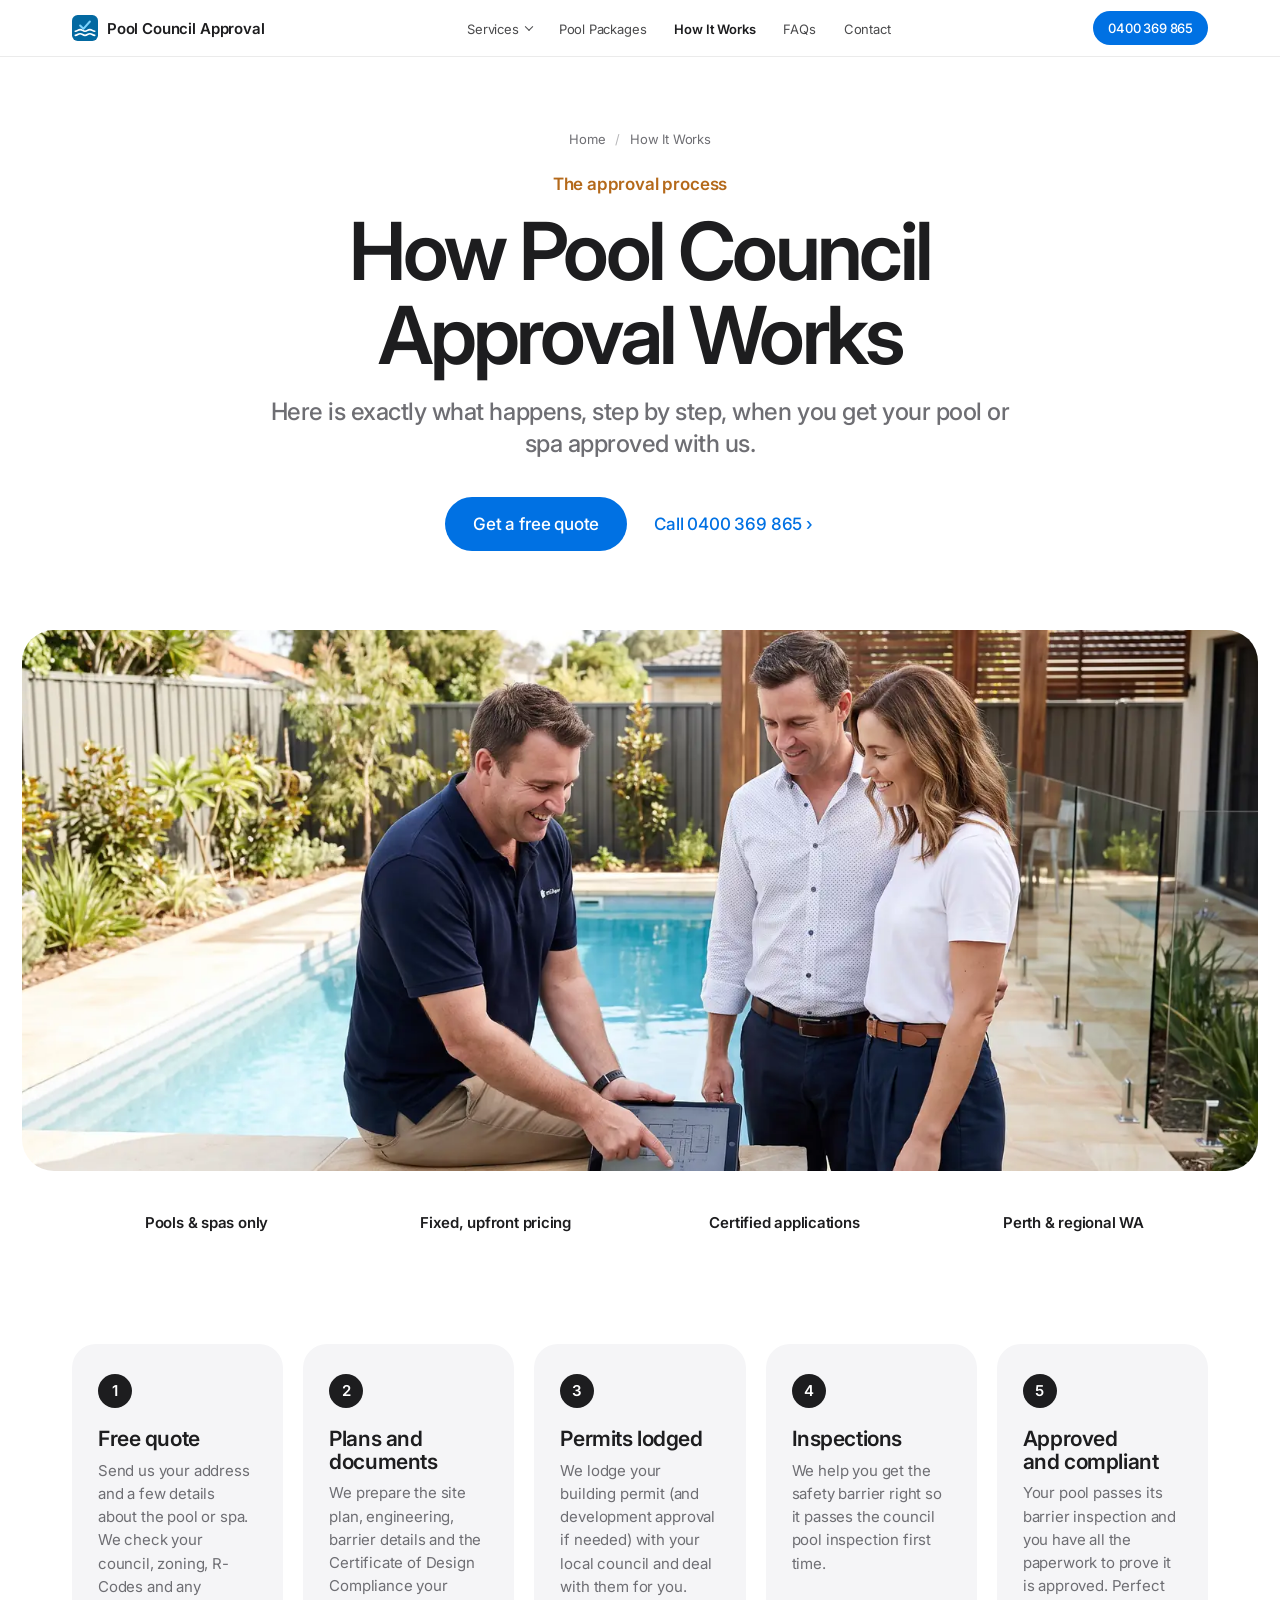
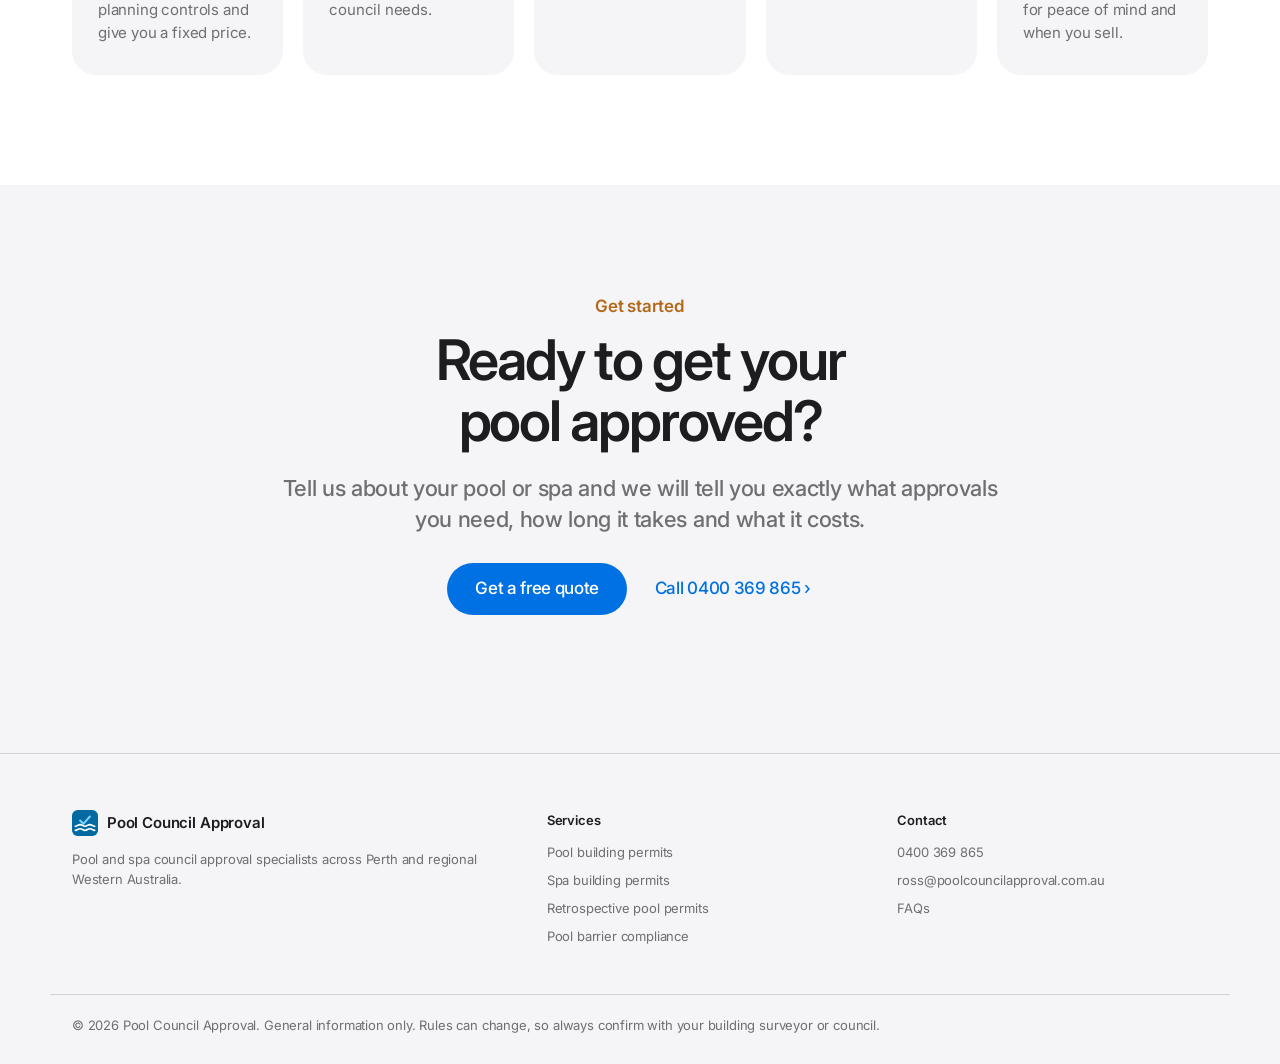
<file: how-it-works.html>
<!doctype html>
<html lang="en-AU">
<head>
<meta charset="utf-8">
<meta name="viewport" content="width=device-width, initial-scale=1">
<title>How Pool Council Approval Works | Step by Step Pool Permit Process</title>
<meta name="description" content="The pool council approval process in WA explained step by step, from quote to Certificate of Design Compliance, building permit and barrier inspection.">
<link rel="canonical" href="https://poolcouncilapproval.com.au/how-it-works.html">
<meta property="og:type" content="website">
<meta property="og:site_name" content="Pool Council Approval">
<meta property="og:title" content="How Pool Council Approval Works | Step by Step Pool Permit Process">
<meta property="og:description" content="The pool council approval process in WA explained step by step, from quote to Certificate of Design Compliance, building permit and barrier inspection.">
<meta property="og:url" content="https://poolcouncilapproval.com.au/how-it-works.html">
<meta property="og:image" content="https://poolcouncilapproval.com.au/og-image.jpg">
<meta property="og:locale" content="en_AU">
<meta name="twitter:card" content="summary_large_image">
<link rel="icon" href="/favicon.svg" type="image/svg+xml">
<link rel="preconnect" href="https://fonts.googleapis.com">
<link rel="preconnect" href="https://fonts.gstatic.com" crossorigin>
<link rel="stylesheet" href="https://fonts.googleapis.com/css2?family=Inter:wght@400;500;600;700&display=swap">
<link rel="preload" as="image" href="/images/consultant.webp" fetchpriority="high">
<link rel="stylesheet" href="/styles.css?v=2">
<script type="application/ld+json">{"@context": "https://schema.org", "@type": "BreadcrumbList", "itemListElement": [{"@type": "ListItem", "position": 1, "name": "Home", "item": "https://poolcouncilapproval.com.au/"}, {"@type": "ListItem", "position": 2, "name": "How It Works", "item": "https://poolcouncilapproval.com.au/how-it-works.html"}]}</script>
</head>
<body>
<header class="top">
  <div class="wrap bar">
    <a class="logo" href="/"><img src="/favicon.svg" alt="" width="34" height="34"><span>Pool Council<em>Approval</em></span></a>
    <nav class="menu" aria-label="Main"><ul><li class="has-drop"><a class="drop-toggle" href="/#services">Services</a><ul class="drop"><li><a href="/pool-permits.html"><strong>Pool Permits</strong><small>New pools, in-ground and above-ground</small></a></li><li><a href="/spa-permits.html"><strong>Spa Permits</strong><small>Spas, hot tubs and swim spas</small></a></li><li><a href="/retrospective-pool-permits.html"><strong>Retrospective Permits</strong><small>Pools built without approval</small></a></li><li><a href="/pool-barrier-compliance.html"><strong>Barrier Compliance</strong><small>Pass your council fence inspection</small></a></li></ul></li><li><a href="/pool-packages.html">Pool Packages</a></li><li><a href="/how-it-works.html" aria-current="page">How It Works</a></li><li><a href="/faqs.html">FAQs</a></li><li><a href="/contact.html">Contact</a></li></ul></nav>
    <a class="call" href="tel:+61400369865">0400 369 865</a>
  </div>
</header>
<main>
<section class="hero">
  <img class="hero-img" src="/images/consultant.webp" alt="Pool approval consultant reviewing plans with homeowners beside their new pool" width="1600" height="900" fetchpriority="high">
  <div class="wrap hero-inner">
    <nav class="crumbs" aria-label="Breadcrumb"><a href="/">Home</a> <span>/</span> How It Works</nav>
    <p class="eyebrow light">The approval process</p>
    <h1>How Pool Council Approval Works</h1>
    <p class="lead">Here is exactly what happens, step by step, when you get your pool or spa approved with us.</p>
    <p class="hero-btns"><a class="btn" href="/contact.html">Get a free quote</a> <a class="btn ghost" href="tel:+61400369865">Call 0400 369 865</a></p>
  </div>
</section>
<div class="trust"><div class="wrap">
  <span>Pools &amp; spas only</span><span>Fixed, upfront pricing</span><span>Certified applications</span><span>Perth &amp; regional WA</span>
</div></div>
<section class="wrap"><ol class="steps"><li><h3>Free quote</h3><p>Send us your address and a few details about the pool or spa. We check your council, zoning, R-Codes and any planning controls and give you a fixed price.</p></li><li><h3>Plans and documents</h3><p>We prepare the site plan, engineering, barrier details and the Certificate of Design Compliance your council needs.</p></li><li><h3>Permits lodged</h3><p>We lodge your building permit (and development approval if needed) with your local council and deal with them for you.</p></li><li><h3>Inspections</h3><p>We help you get the safety barrier right so it passes the council pool inspection first time.</p></li><li><h3>Approved and compliant</h3><p>Your pool passes its barrier inspection and you have all the paperwork to prove it is approved. Perfect for peace of mind and when you sell.</p></li></ol></section>

<section class="cta">
  <img src="/images/aerial.webp" alt="" loading="lazy" width="1600" height="900">
  <div class="wrap">
    <p class="eyebrow light">Get started</p>
    <h2>Ready to get your pool approved?</h2>
    <p>Tell us about your pool or spa and we will tell you exactly what approvals you need, how long it takes and what it costs.</p>
    <p><a class="btn" href="/contact.html">Get a free quote</a> <a class="btn ghost" href="tel:+61400369865">Call 0400 369 865</a></p>
  </div>
</section>
</main>
<footer>
  <div class="wrap cols">
    <div><a class="logo light" href="/"><img src="/favicon.svg" alt="" width="34" height="34"><span>Pool Council<em>Approval</em></span></a><p>Pool and spa council approval specialists across Perth and regional Western Australia.</p></div>
    <div><strong>Services</strong><ul>
      <li><a href="/pool-permits.html">Pool building permits</a></li>
      <li><a href="/spa-permits.html">Spa building permits</a></li>
      <li><a href="/retrospective-pool-permits.html">Retrospective pool permits</a></li>
      <li><a href="/pool-barrier-compliance.html">Pool barrier compliance</a></li>
    </ul></div>
    <div><strong>Contact</strong><ul>
      <li><a href="tel:+61400369865">0400 369 865</a></li>
      <li><a href="mailto:ross@poolcouncilapproval.com.au">ross@poolcouncilapproval.com.au</a></li>
      <li><a href="/faqs.html">FAQs</a></li>
    </ul></div>
  </div>
  <p class="wrap small">© 2026 Pool Council Approval. General information only. Rules can change, so always confirm with your building surveyor or council.</p>
</footer>
</body>
</html>
</file>
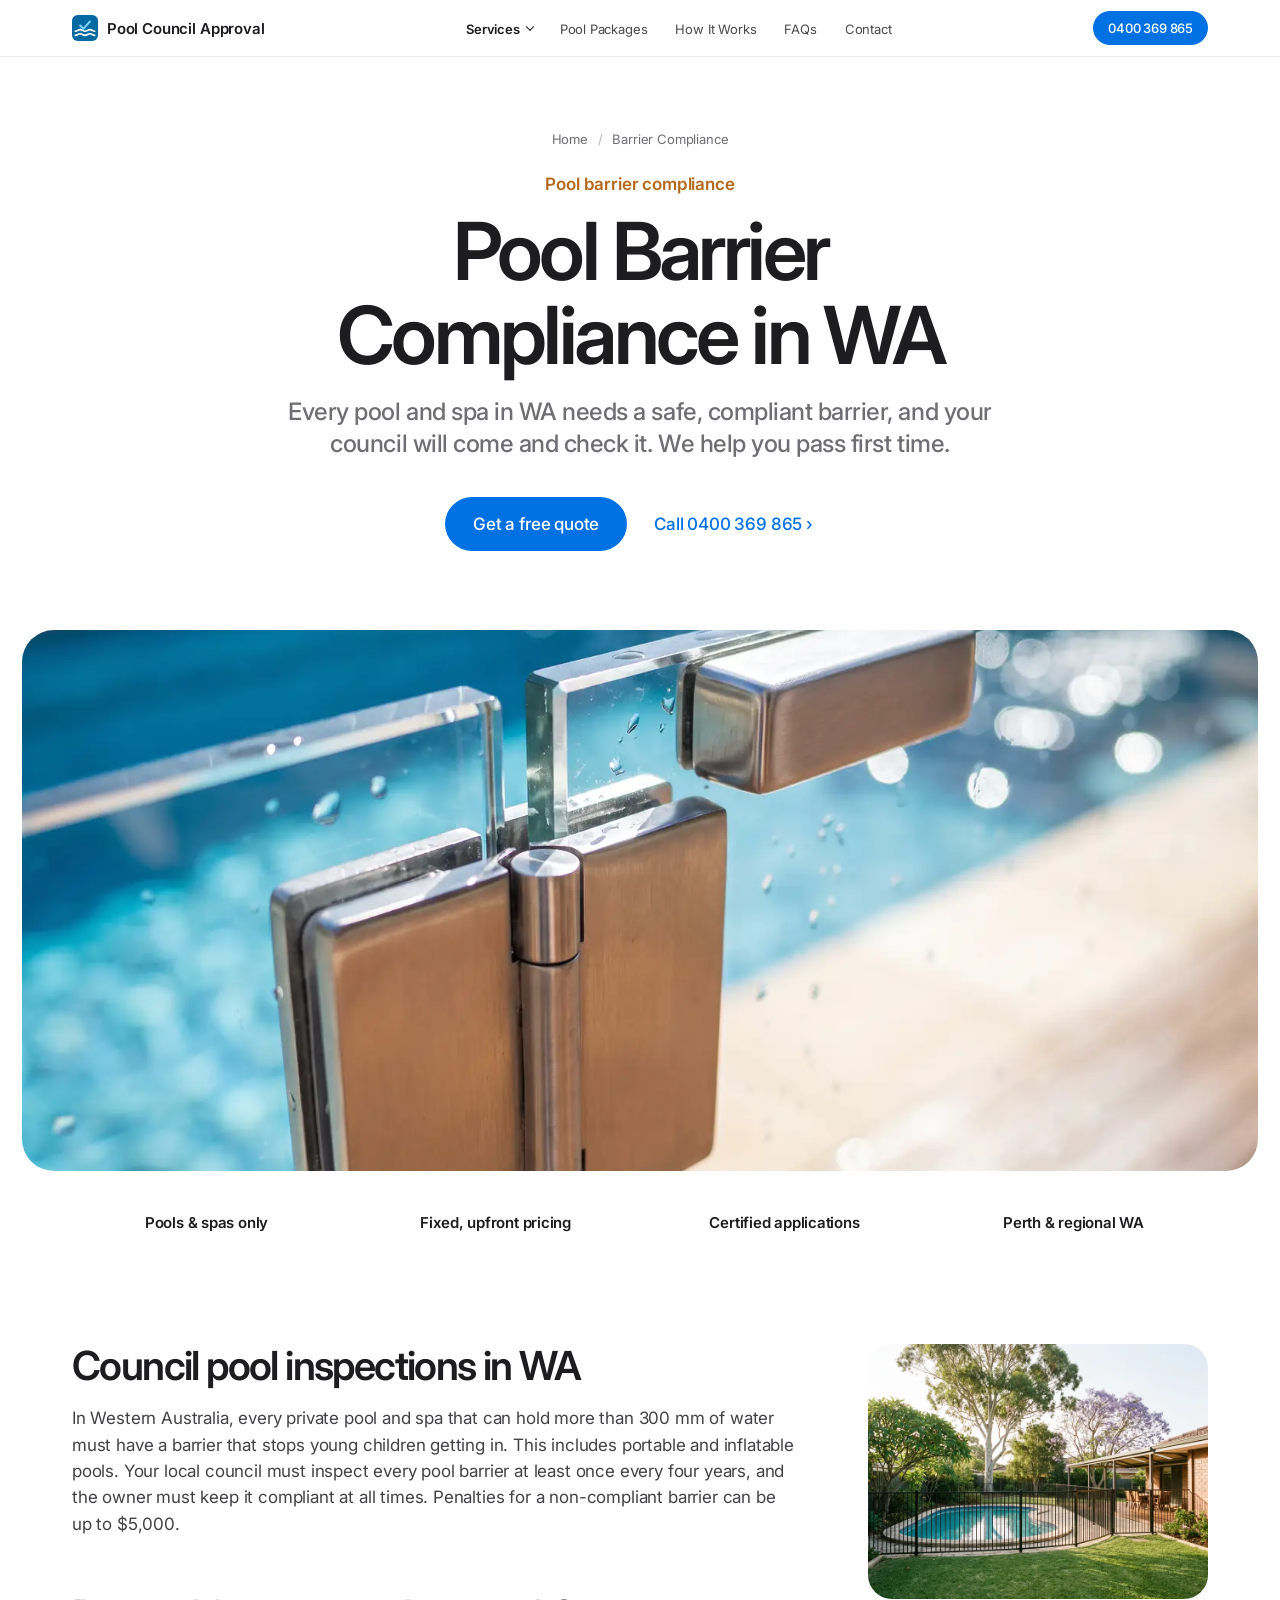
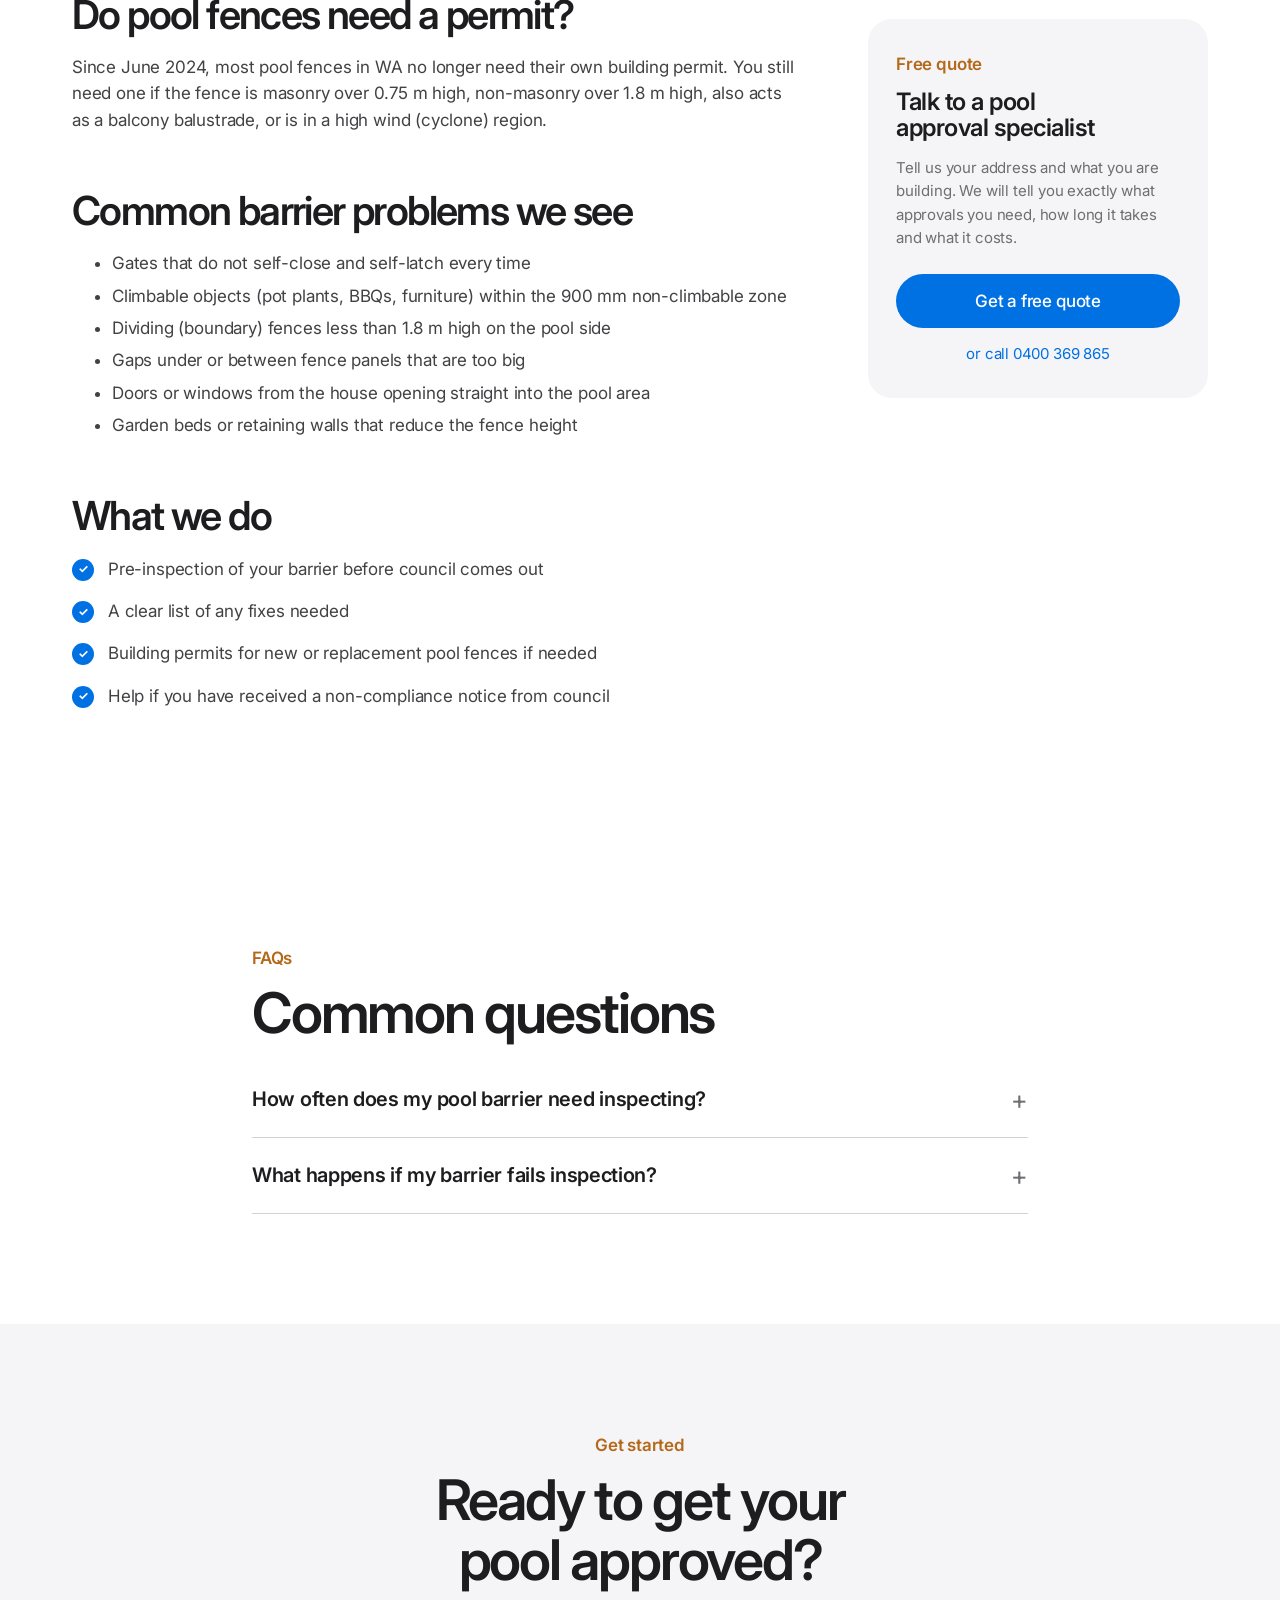
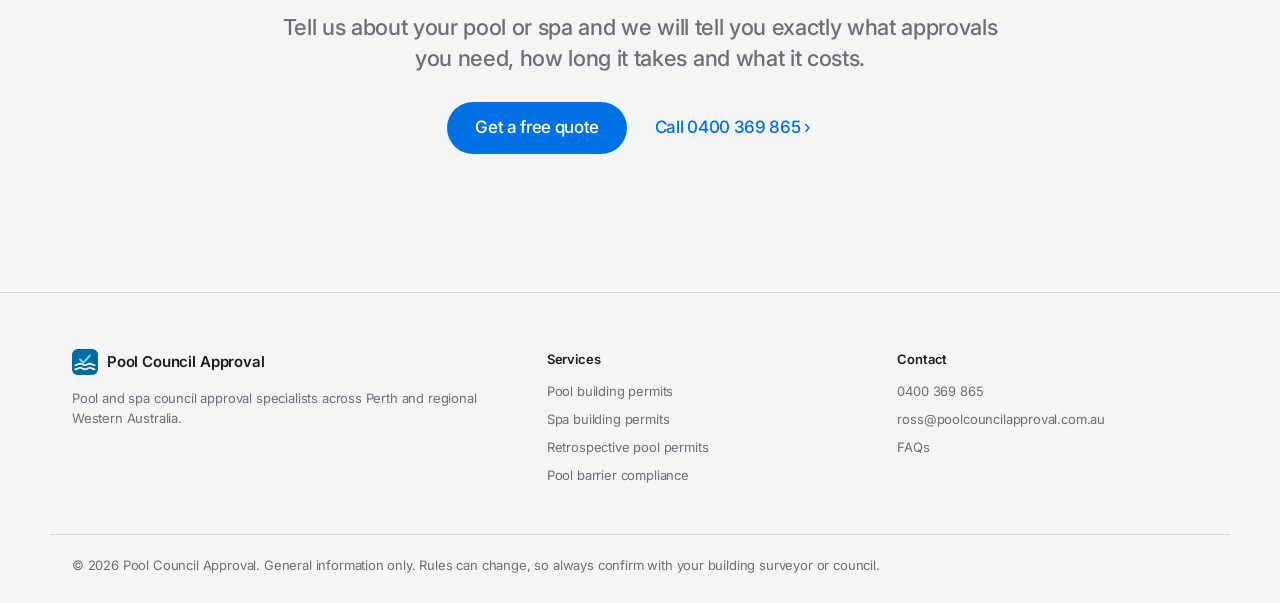
<file: pool-barrier-compliance.html>
<!doctype html>
<html lang="en-AU">
<head>
<meta charset="utf-8">
<meta name="viewport" content="width=device-width, initial-scale=1">
<title>Pool Barrier Compliance Perth &amp; WA | Pass Your Council Pool Inspection</title>
<meta name="description" content="WA councils inspect every pool and spa barrier at least every four years. We help you find and fix problems so you pass your council pool fence inspection first time.">
<link rel="canonical" href="https://poolcouncilapproval.com.au/pool-barrier-compliance.html">
<meta property="og:type" content="website">
<meta property="og:site_name" content="Pool Council Approval">
<meta property="og:title" content="Pool Barrier Compliance Perth &amp; WA | Pass Your Council Pool Inspection">
<meta property="og:description" content="WA councils inspect every pool and spa barrier at least every four years. We help you find and fix problems so you pass your council pool fence inspection first time.">
<meta property="og:url" content="https://poolcouncilapproval.com.au/pool-barrier-compliance.html">
<meta property="og:image" content="https://poolcouncilapproval.com.au/og-image.jpg">
<meta property="og:locale" content="en_AU">
<meta name="twitter:card" content="summary_large_image">
<link rel="icon" href="/favicon.svg" type="image/svg+xml">
<link rel="preconnect" href="https://fonts.googleapis.com">
<link rel="preconnect" href="https://fonts.gstatic.com" crossorigin>
<link rel="stylesheet" href="https://fonts.googleapis.com/css2?family=Inter:wght@400;500;600;700&display=swap">
<link rel="preload" as="image" href="/images/gate.webp" fetchpriority="high">
<link rel="stylesheet" href="/styles.css?v=2">
<script type="application/ld+json">{"@context": "https://schema.org", "@type": "BreadcrumbList", "itemListElement": [{"@type": "ListItem", "position": 1, "name": "Home", "item": "https://poolcouncilapproval.com.au/"}, {"@type": "ListItem", "position": 2, "name": "Barrier Compliance", "item": "https://poolcouncilapproval.com.au/pool-barrier-compliance.html"}]}</script>
<script type="application/ld+json">{"@context": "https://schema.org", "@type": "FAQPage", "mainEntity": [{"@type": "Question", "name": "How often does my pool barrier need inspecting?", "acceptedAnswer": {"@type": "Answer", "text": "Your local council must inspect every pool and spa barrier at least once every four years. They will contact you to arrange a time."}}, {"@type": "Question", "name": "What happens if my barrier fails inspection?", "acceptedAnswer": {"@type": "Answer", "text": "Council will give you a list of what needs fixing and a time to fix it, then re-inspect. We help you understand the work and get it right."}}]}</script>
</head>
<body>
<header class="top">
  <div class="wrap bar">
    <a class="logo" href="/"><img src="/favicon.svg" alt="" width="34" height="34"><span>Pool Council<em>Approval</em></span></a>
    <nav class="menu" aria-label="Main"><ul><li class="has-drop"><a class="drop-toggle is-active" href="/#services">Services</a><ul class="drop"><li><a href="/pool-permits.html"><strong>Pool Permits</strong><small>New pools, in-ground and above-ground</small></a></li><li><a href="/spa-permits.html"><strong>Spa Permits</strong><small>Spas, hot tubs and swim spas</small></a></li><li><a href="/retrospective-pool-permits.html"><strong>Retrospective Permits</strong><small>Pools built without approval</small></a></li><li><a href="/pool-barrier-compliance.html" aria-current="page"><strong>Barrier Compliance</strong><small>Pass your council fence inspection</small></a></li></ul></li><li><a href="/pool-packages.html">Pool Packages</a></li><li><a href="/how-it-works.html">How It Works</a></li><li><a href="/faqs.html">FAQs</a></li><li><a href="/contact.html">Contact</a></li></ul></nav>
    <a class="call" href="tel:+61400369865">0400 369 865</a>
  </div>
</header>
<main>
<section class="hero">
  <img class="hero-img" src="/images/gate.webp" alt="Glass pool fence gate with a self-closing hinge and safety latch" width="1600" height="900" fetchpriority="high">
  <div class="wrap hero-inner">
    <nav class="crumbs" aria-label="Breadcrumb"><a href="/">Home</a> <span>/</span> Barrier Compliance</nav>
    <p class="eyebrow light">Pool barrier compliance</p>
    <h1>Pool Barrier Compliance in WA</h1>
    <p class="lead">Every pool and spa in WA needs a safe, compliant barrier, and your council will come and check it. We help you pass first time.</p>
    <p class="hero-btns"><a class="btn" href="/contact.html">Get a free quote</a> <a class="btn ghost" href="tel:+61400369865">Call 0400 369 865</a></p>
  </div>
</section>
<div class="trust"><div class="wrap">
  <span>Pools &amp; spas only</span><span>Fixed, upfront pricing</span><span>Certified applications</span><span>Perth &amp; regional WA</span>
</div></div>

<section class="wrap split"><article class="prose">
  <h2>Council pool inspections in WA</h2>
  <p>In Western Australia, every private pool and spa that can hold more than 300 mm of water must have a barrier that stops young children getting in. This includes portable and inflatable pools. Your local council must inspect every pool barrier at least once every four years, and the owner must keep it compliant at all times. Penalties for a non-compliant barrier can be up to $5,000.</p>

  <h2>Do pool fences need a permit?</h2>
  <p>Since June 2024, most pool fences in WA no longer need their own building permit. You still need one if the fence is masonry over 0.75 m high, non-masonry over 1.8 m high, also acts as a balcony balustrade, or is in a high wind (cyclone) region.</p>

  <h2>Common barrier problems we see</h2>
  <ul>
    <li>Gates that do not self-close and self-latch every time</li>
    <li>Climbable objects (pot plants, BBQs, furniture) within the 900 mm non-climbable zone</li>
    <li>Dividing (boundary) fences less than 1.8 m high on the pool side</li>
    <li>Gaps under or between fence panels that are too big</li>
    <li>Doors or windows from the house opening straight into the pool area</li>
    <li>Garden beds or retaining walls that reduce the fence height</li>
  </ul>

  <h2>What we do</h2>
  <ul class="ticks">
    <li>Pre-inspection of your barrier before council comes out</li>
    <li>A clear list of any fixes needed</li>
    <li>Building permits for new or replacement pool fences if needed</li>
    <li>Help if you have received a non-compliance notice from council</li>
  </ul>
</article><aside class="side">
  <img class="side-img" src="/images/older-pool-sm.webp" alt="Older backyard pool in Perth with a new compliant pool fence" loading="lazy" width="800" height="600">
  <div class="side-card">
    <p class="eyebrow">Free quote</p>
    <h3>Talk to a pool approval specialist</h3>
    <p>Tell us your address and what you are building. We will tell you exactly what approvals you need, how long it takes and what it costs.</p>
    <a class="btn" href="/contact.html">Get a free quote</a>
    <a class="side-phone" href="tel:+61400369865">or call 0400 369 865</a>
  </div>
</aside></section>

<section class="faq"><div class="wrap narrow"><p class="eyebrow">FAQs</p><h2>Common questions</h2><details><summary>How often does my pool barrier need inspecting?</summary><p>Your local council must inspect every pool and spa barrier at least once every four years. They will contact you to arrange a time.</p></details><details><summary>What happens if my barrier fails inspection?</summary><p>Council will give you a list of what needs fixing and a time to fix it, then re-inspect. We help you understand the work and get it right.</p></details></div></section>
<section class="cta">
  <img src="/images/aerial.webp" alt="" loading="lazy" width="1600" height="900">
  <div class="wrap">
    <p class="eyebrow light">Get started</p>
    <h2>Ready to get your pool approved?</h2>
    <p>Tell us about your pool or spa and we will tell you exactly what approvals you need, how long it takes and what it costs.</p>
    <p><a class="btn" href="/contact.html">Get a free quote</a> <a class="btn ghost" href="tel:+61400369865">Call 0400 369 865</a></p>
  </div>
</section>
</main>
<footer>
  <div class="wrap cols">
    <div><a class="logo light" href="/"><img src="/favicon.svg" alt="" width="34" height="34"><span>Pool Council<em>Approval</em></span></a><p>Pool and spa council approval specialists across Perth and regional Western Australia.</p></div>
    <div><strong>Services</strong><ul>
      <li><a href="/pool-permits.html">Pool building permits</a></li>
      <li><a href="/spa-permits.html">Spa building permits</a></li>
      <li><a href="/retrospective-pool-permits.html">Retrospective pool permits</a></li>
      <li><a href="/pool-barrier-compliance.html">Pool barrier compliance</a></li>
    </ul></div>
    <div><strong>Contact</strong><ul>
      <li><a href="tel:+61400369865">0400 369 865</a></li>
      <li><a href="mailto:ross@poolcouncilapproval.com.au">ross@poolcouncilapproval.com.au</a></li>
      <li><a href="/faqs.html">FAQs</a></li>
    </ul></div>
  </div>
  <p class="wrap small">© 2026 Pool Council Approval. General information only. Rules can change, so always confirm with your building surveyor or council.</p>
</footer>
</body>
</html>
</file>
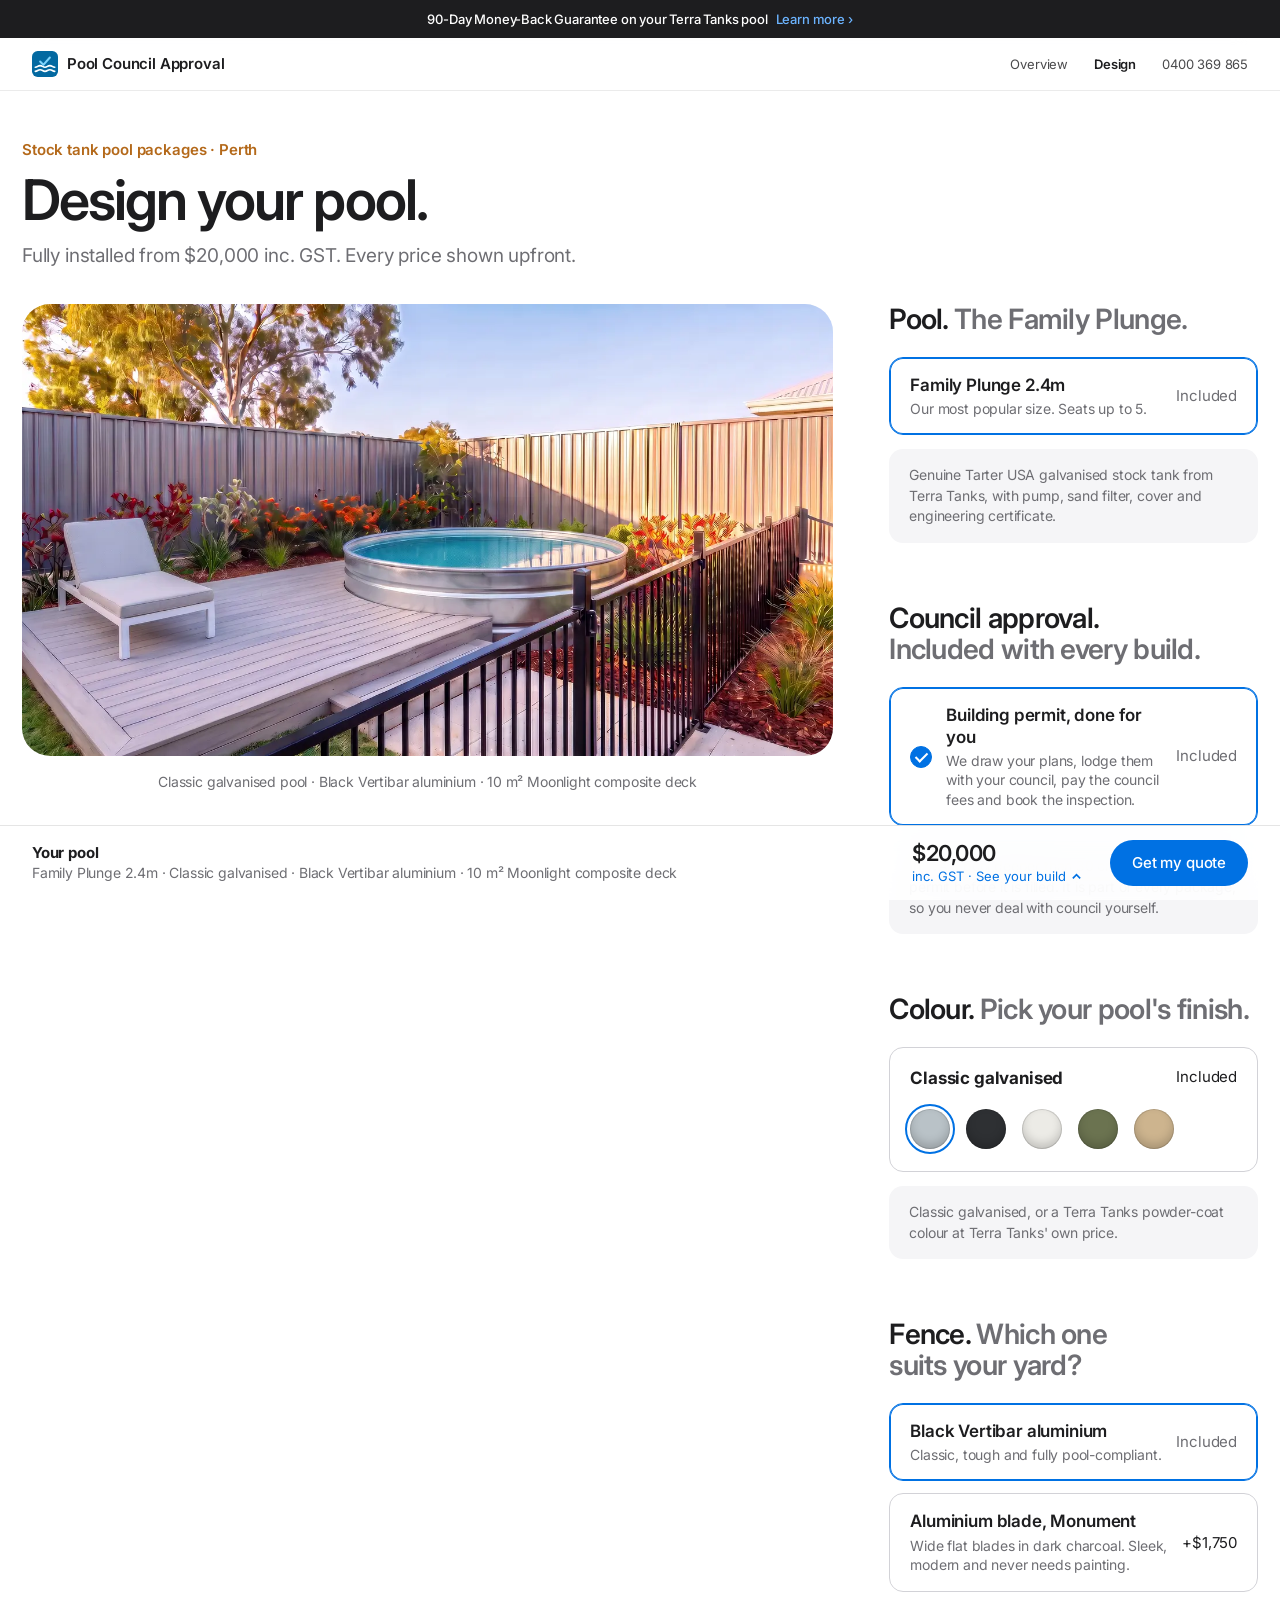
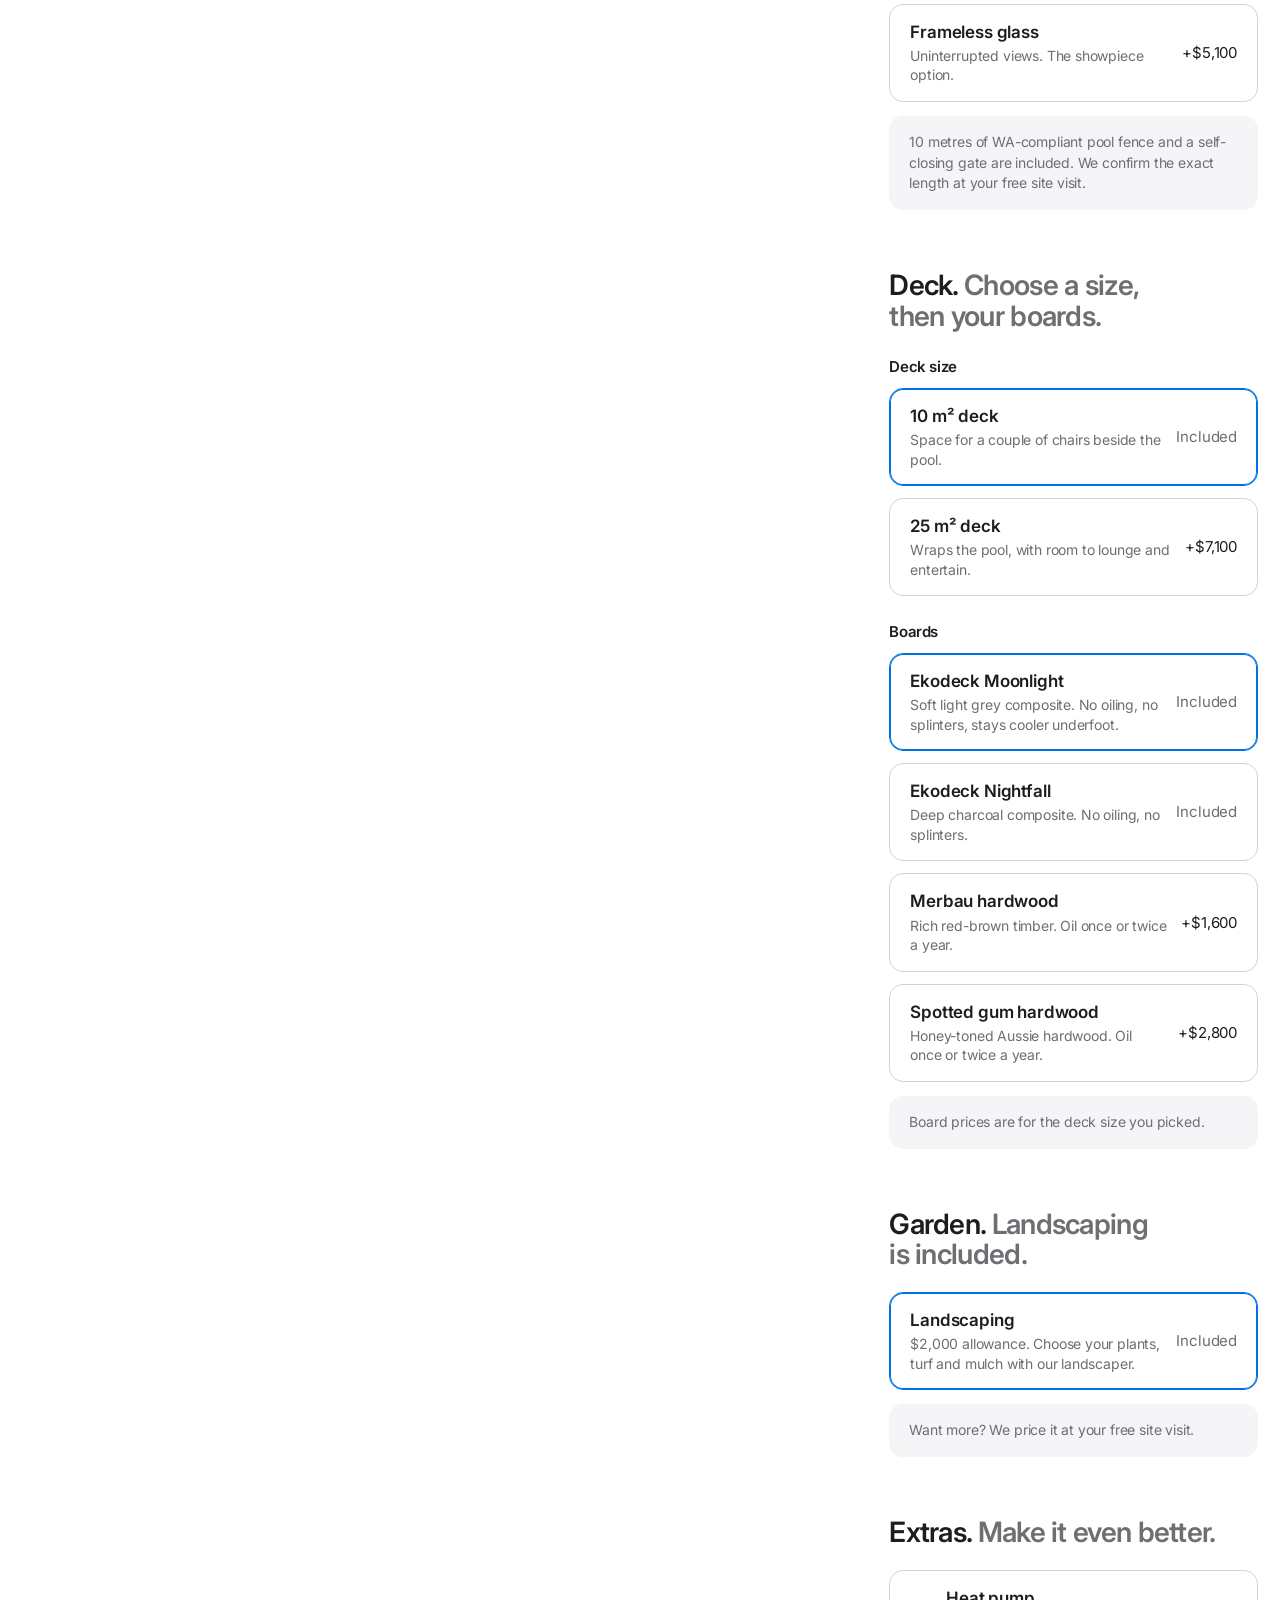
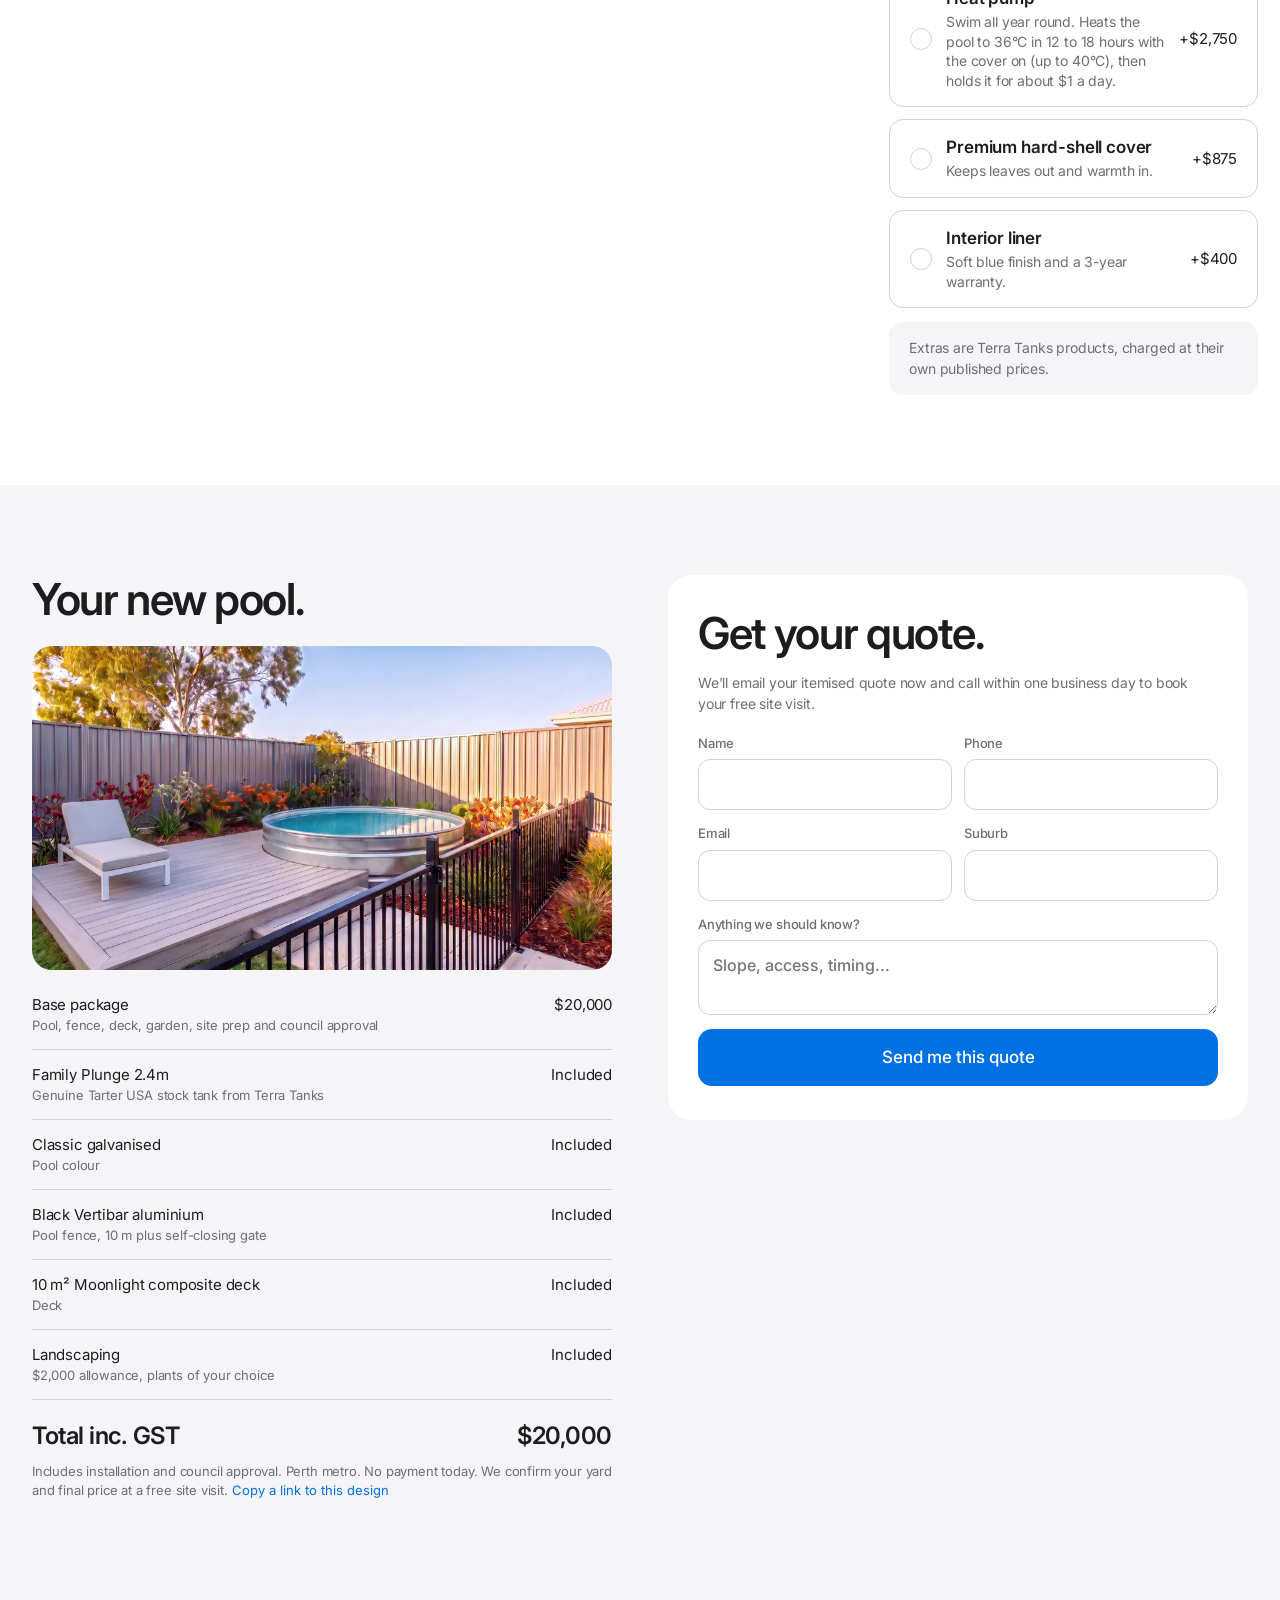
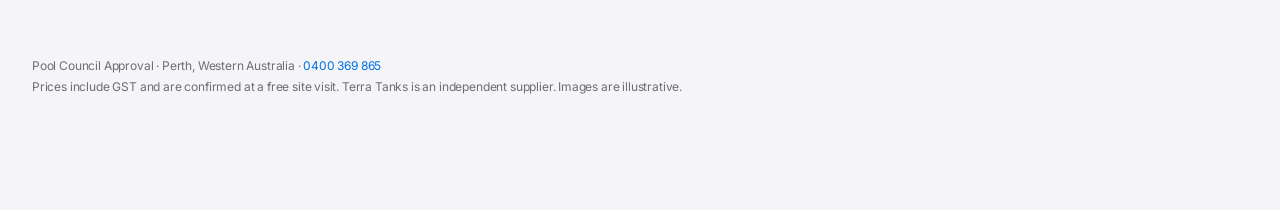
<file: pool-builder.html>
<!doctype html>
<html lang="en-AU">
<head>
<meta charset="utf-8">
<meta name="viewport" content="width=device-width, initial-scale=1, viewport-fit=cover">
<title>Design Your Stock Tank Pool | Perth Pool Packages</title>
<meta name="description" content="Design your done-for-you stock tank pool. Choose your pool, fence, deck and garden, see exactly how it looks and see every dollar. From $20,000 installed in Perth.">
<link rel="canonical" href="https://poolcouncilapproval.com.au/pool-builder.html">
<meta property="og:type" content="website">
<meta property="og:site_name" content="Pool Council Approval">
<meta property="og:title" content="Design Your Stock Tank Pool">
<meta property="og:description" content="Choose your pool, fence, deck and garden and see your price instantly. From $20,000 installed in Perth.">
<meta property="og:url" content="https://poolcouncilapproval.com.au/pool-builder.html">
<meta property="og:image" content="https://poolcouncilapproval.com.au/images/pool/s-glass-large-merbau-galv.webp">
<meta property="og:locale" content="en_AU">
<meta name="twitter:card" content="summary_large_image">
<link rel="icon" href="/favicon.svg" type="image/svg+xml">
<!-- Opens full screen like an app when added to an iPad home screen -->
<link rel="manifest" href="/pool-builder.webmanifest">
<link rel="apple-touch-icon" href="/apple-touch-icon.png">
<meta name="apple-mobile-web-app-capable" content="yes">
<meta name="mobile-web-app-capable" content="yes">
<meta name="apple-mobile-web-app-title" content="Pool Designer">
<meta name="theme-color" content="#ffffff">
<link rel="preconnect" href="https://fonts.googleapis.com">
<link rel="preconnect" href="https://fonts.gstatic.com" crossorigin>
<link rel="stylesheet" href="https://fonts.googleapis.com/css2?family=Inter:wght@400;500;600;700&display=swap">
<link rel="preload" as="image" href="/images/pool/s-vertibar-small-moonlight-galv.webp" imagesrcset="/images/pool/s-vertibar-small-moonlight-galv-sm.webp 900w, /images/pool/s-vertibar-small-moonlight-galv.webp 1400w" imagesizes="(max-width: 600px) 300px, 960px" fetchpriority="high">
<link rel="stylesheet" href="/shop.css?v=4">
</head>
<body>
<a class="promo" href="/pool-packages.html#guarantee">90-Day Money-Back Guarantee<i> on your Terra Tanks pool</i><span>Learn more ›</span></a>
<header class="ah">
  <div class="aw ah-bar">
    <a class="ah-logo" href="/"><img src="/favicon.svg" alt="" width="26" height="26"><span>Pool Council Approval</span></a>
    <nav class="ah-nav" aria-label="Pool packages"><a href="/pool-packages.html">Overview</a><a href="/pool-builder.html" aria-current="page">Design</a><a href="tel:+61400369865">0400 369 865</a></nav>
  </div>
</header>

<main>
  <div class="aw buy-head">
    <p class="kicker">Stock tank pool packages · Perth</p>
    <h1>Design your pool.</h1>
    <p class="from">Fully installed from $20,000 inc. GST. Every price shown upfront.</p>
  </div>

  <div class="aw buy-grid">
    <!-- The big photo. It changes as options are picked. -->
    <div class="gallery">
      <div class="frame">
        <img id="photo-a" class="on" src="/images/pool/s-vertibar-small-moonlight-galv.webp" srcset="/images/pool/s-vertibar-small-moonlight-galv-sm.webp 900w, /images/pool/s-vertibar-small-moonlight-galv.webp 1400w" sizes="(max-width: 600px) 300px, 960px" alt="" width="1400" height="781" fetchpriority="high">
        <img id="photo-b" alt="" width="1400" height="781">
        <span class="badge" id="badge" hidden></span>
      </div>
      <p class="gcap" id="gcap"></p>
    </div>

    <!-- Options. The boxes are filled in from js/packages.js -->
    <form class="config" id="config" onsubmit="return false">
      <section class="sec">
        <h2 id="h-size"><b>Pool.</b> The Family Plunge.</h2>
        <div class="tiles" data-key="size" role="radiogroup" aria-labelledby="h-size"></div>
        <p class="help">Genuine Tarter USA galvanised stock tank from Terra Tanks, with pump, sand filter, cover and engineering certificate.</p>
      </section>
      <section class="sec">
        <h2><b>Council approval.</b> Included with every build.</h2>
        <div class="tiles"><div class="tile on"><span class="tick"></span><span class="t-main"><span class="t-name">Building permit, done for you</span><span class="t-note">We draw your plans, lodge them with your council, pay the council fees and book the inspection.</span></span><span class="t-price free">Included</span></div></div>
        <p class="help">In WA a pool deeper than 30 cm needs a building permit before it is filled. It is part of every package, so you never deal with council yourself.</p>
      </section>
      <section class="sec">
        <h2 id="h-finish"><b>Colour.</b> Pick your pool's finish.</h2>
        <div class="colour">
          <p class="colour-top"><b id="finish-name"></b><span id="finish-price"></span></p>
          <div class="swatches" data-key="finish" role="radiogroup" aria-labelledby="h-finish"></div>
        </div>
        <p class="help">Classic galvanised, or a Terra Tanks powder-coat colour at Terra Tanks' own price.</p>
      </section>
      <section class="sec">
        <h2 id="h-fence"><b>Fence.</b> Which one suits your yard?</h2>
        <div class="tiles" data-key="fence" role="radiogroup" aria-labelledby="h-fence"></div>
        <p class="help">10 metres of WA-compliant pool fence and a self-closing gate are included. We confirm the exact length at your free site visit.</p>
      </section>
      <section class="sec">
        <h2><b>Deck.</b> Choose a size, then your boards.</h2>
        <h3 class="glabel" id="h-dsize">Deck size</h3>
        <div class="tiles" data-key="deckSize" role="radiogroup" aria-labelledby="h-dsize"></div>
        <h3 class="glabel" id="h-dmat">Boards</h3>
        <div class="tiles" data-key="deckMat" role="radiogroup" aria-labelledby="h-dmat"></div>
        <p class="help">Board prices are for the deck size you picked.</p>
      </section>
      <section class="sec">
        <h2 id="h-land"><b>Garden.</b> Landscaping is included.</h2>
        <div class="tiles" data-key="land" role="radiogroup" aria-labelledby="h-land"></div>
        <p class="help">Want more? We price it at your free site visit.</p>
      </section>
      <section class="sec">
        <h2 id="h-extras"><b>Extras.</b> Make it even better.</h2>
        <div class="tiles" data-key="extras" role="group" aria-labelledby="h-extras"></div>
        <p class="help">Extras are Terra Tanks products, charged at their own published prices.</p>
      </section>
    </form>
  </div>

  <!-- Summary and quote form -->
  <section class="checkout" id="quote">
    <div class="aw co-grid">
      <div class="co-sum">
        <h2>Your new pool.</h2>
        <img class="co-photo" id="co-photo" src="/images/pool/s-vertibar-small-moonlight-galv-sm.webp" alt="" width="900" height="502" loading="lazy">
        <ul class="lines" id="lines"></ul>
        <p class="sum-total"><span>Total inc. GST</span><span id="total2"></span></p>
        <p class="fine">Includes installation and council approval. Perth metro. No payment today. We confirm your yard and final price at a free site visit. <button type="button" class="linkbtn" id="share">Copy a link to this design</button></p>
      </div>

      <form class="qform" id="qform" action="https://formsubmit.co/rossdelport1998@gmail.com" method="POST">
        <h2>Get your quote.</h2>
        <p class="fine">We'll email your itemised quote now and call within one business day to book your free site visit.</p>
        <input type="hidden" name="_template" value="table"><input type="hidden" name="_subject" id="f-subject">
        <input type="hidden" name="_next" id="f-next"><input type="hidden" name="_autoresponse" id="f-auto">
        <input type="text" name="_honey" style="display:none" tabindex="-1" autocomplete="off">
        <input type="hidden" name="quote_number" id="f-num"><input type="hidden" name="quote" id="f-quote"><input type="hidden" name="total" id="f-total"><input type="hidden" name="design_link" id="f-link">
        <div class="two"><label>Name<input name="name" required autocomplete="name"></label><label>Phone<input name="phone" type="tel" required autocomplete="tel"></label></div>
        <div class="two"><label>Email<input name="email" type="email" required autocomplete="email"></label><label>Suburb<input name="suburb" required autocomplete="address-level2"></label></div>
        <label>Anything we should know?<textarea name="notes" rows="2" placeholder="Slope, access, timing..."></textarea></label>
        <button class="abtn wide" type="submit">Send me this quote</button>
      </form>
    </div>
  </section>
</main>

<!-- Sticky footer: running total, "See your build" list and quote button -->
<div class="scrim" id="scrim"></div>
<div class="bag" id="bag">
  <div class="bag-panel" id="build" role="region" aria-label="Your build">
    <div class="aw">
      <h2>Your build</h2>
      <ul class="lines" id="build-lines"></ul>
      <p class="sum-total"><span>Total inc. GST</span><span id="build-total"></span></p>
      <p class="fine">Installed in Perth metro, with council approval. Final price confirmed at a free site visit.</p>
    </div>
  </div>
  <div class="aw bag-in">
    <p class="bag-desc"><b>Your pool</b><span id="bag-desc"></span></p>
    <button class="bag-toggle" id="see" type="button" aria-expanded="false" aria-controls="build">
      <span class="bag-total" id="total" aria-live="polite"></span>
      <span class="bag-see">inc. GST · See your build <svg viewBox="0 0 12 12" fill="none" stroke="currentColor" stroke-width="1.8" aria-hidden="true"><path d="M2 8l4-4 4 4"/></svg></span>
    </button>
    <a class="abtn" id="go" href="#qform">Get my quote</a>
  </div>
</div>

<footer class="af"><div class="aw">
  <p>Pool Council Approval · Perth, Western Australia · <a href="tel:+61400369865">0400 369 865</a></p>
  <p>Prices include GST and are confirmed at a free site visit. Terra Tanks is an independent supplier. Images are illustrative.</p>
</div></footer>

<script src="/js/packages.js?v=6"></script>
<script>
var state = PKG.fromHash(location.hash);
var form = document.getElementById("config");
var closeUp = null; // a close-up photo of the last thing picked, if there is one
function $(id) { return document.getElementById(id); }

// Price shown inside each box. The deck size and board boxes add up to the deck price in the quote.
function priceOf(key, id) {
  if (key === "deckSize") return PKG.deckPrice[id].moonlight;
  if (key === "deckMat") return PKG.deckPrice[state.deckSize][id] - PKG.deckPrice[state.deckSize].moonlight;
  return PKG.find(key, id).price;
}

// Build the option boxes and colour dots from the price list
form.querySelectorAll("[data-key]").forEach(function (box) {
  var key = box.getAttribute("data-key"), multi = key === "extras";
  box.innerHTML = PKG[key].map(function (o) {
    var on = multi ? state.extras.indexOf(o.id) > -1 : state[key] === o.id;
    var input = '<input type="' + (multi ? "checkbox" : "radio") + '" name="' + key + '" value="' + o.id + '"' + (on ? " checked" : "");
    if (key === "finish") {
      return '<label class="sw" title="' + o.name + '">' + input + ' aria-label="' + o.name + ', ' + PKG.priceText(o.price) + '">' +
        '<span style="background:' + o.color + '"></span></label>';
    }
    return '<label class="tile">' + input + '>' + (multi ? '<span class="tick"></span>' : '') +
      '<span class="t-main"><span class="t-name">' + o.name + '</span>' + (o.note ? '<span class="t-note">' + o.note + '</span>' : '') + '</span>' +
      '<span class="t-price"></span></label>';
  }).join("");
});

// The big photo. Missing photos fall back to the next best one, so it never shows a broken image.
function photoList() {
  var fin = PKG.find("finish", state.finish);
  var deck = PKG.find("deckSize", state.deckSize).name.replace("deck", PKG.find("deckMat", state.deckMat).short + " deck");
  var cap = [fin.name + " pool", PKG.find("fence", state.fence).name, deck].join(" · ");
  var list = PKG.photos(state).map(function (src, i) {
    var note = !i ? "" : i === 1 && state.finish !== "galv" ? "Shown in galvanised · " + fin.name + " photo coming soon" : "Photo of this exact build coming soon";
    return { src: src, cap: cap, note: note };
  });
  if (closeUp) list.unshift(closeUp);
  return list;
}
var shown = $("photo-a"), hidden = $("photo-b");
function caption(p) {
  $("gcap").textContent = p.cap;
  $("badge").textContent = p.note || "";
  $("badge").hidden = !p.note;
  shown.alt = p.cap;
}
function showPhoto() {
  var list = photoList();
  (function next() {
    var p = list.shift();
    if (!p) return;
    var url = "/images/pool/" + p.src + ".webp";
    if (shown.getAttribute("src") === url) { hidden.onload = hidden.onerror = null; caption(p); return; }
    hidden.onerror = next;
    hidden.onload = function () {
      hidden.onload = hidden.onerror = null;
      hidden.classList.add("on"); shown.classList.remove("on");
      shown.alt = ""; var t = shown; shown = hidden; hidden = t;
      caption(p);
      if (!p.close) $("co-photo").src = "/images/pool/" + p.src + "-sm.webp";
    };
    PKG.img(hidden, p.src);
  })();
}

function update() {
  var q = PKG.quote(state), fin = PKG.find("finish", state.finish);
  // Prices inside the boxes
  form.querySelectorAll(".tile input").forEach(function (input) {
    var p = priceOf(input.name, input.value), el = input.parentNode.querySelector(".t-price");
    el.textContent = PKG.priceText(p);
    el.classList.toggle("free", !p);
  });
  $("finish-name").textContent = fin.name;
  $("finish-price").textContent = PKG.priceText(fin.price);
  // Running total, the build list in the footer and the summary
  $("total").textContent = $("total2").textContent = $("build-total").textContent = PKG.money(q.total);
  $("lines").innerHTML = $("build-lines").innerHTML = PKG.linesHTML(q);
  $("bag-desc").textContent = [PKG.find("size", state.size).name, fin.name, PKG.find("fence", state.fence).name, q.lines[4].label /* the deck line */].join(" · ");
  history.replaceState(null, "", "#" + PKG.toHash(state));
  fillQuote(q);
  showPhoto();
}

// Hidden quote fields sent to FormSubmit with the customer's details
function link() { return location.origin + "/pool-builder.html#" + PKG.toHash(state); }
function fillQuote(q) {
  var num = $("f-num").value || "PCA-" + Date.now().toString(36).toUpperCase().slice(-6);
  var text = q.lines.map(function (l, i) { return l.label + ": " + (i ? PKG.priceText(l.price) : PKG.money(l.price)); }).join("\n");
  $("f-num").value = num;
  $("f-quote").value = text;
  $("f-total").value = PKG.money(q.total) + " inc. GST";
  $("f-link").value = link();
  $("f-subject").value = "Pool quote " + num + ": " + PKG.money(q.total);
  $("f-next").value = location.origin + "/quote-sent.html?n=" + num + "#" + PKG.toHash(state);
  $("f-auto").value = "Thanks for designing your pool with us! Here is your quote " + num + ":\n\n" + text +
    "\n\nTotal: " + PKG.money(q.total) + " inc. GST\n\nView or change your design: " + link() +
    "\n\nWe'll call you within one business day to book a free site visit. Questions? Call Ross on 0400 369 865.";
}

form.addEventListener("change", function (e) {
  var t = e.target;
  if (t.name === "extras") {
    state.extras = [].map.call(form.querySelectorAll('input[name="extras"]:checked'), function (i) { return i.value; });
    closeUp = null; // extras never change the photo, so the customer's design stays on screen
  } else {
    state[t.name] = t.value;
    closeUp = t.name === "size" ? { src: "size-" + t.value, cap: PKG.find("size", t.value).name, close: true } : null;
  }
  update();
});

// "See your build" slides up the full list from the footer
var bag = $("bag");
function openBuild(on) {
  bag.classList.toggle("open", on);
  $("scrim").classList.toggle("on", on);
  $("see").setAttribute("aria-expanded", on);
}
$("see").onclick = function () { openBuild(!bag.classList.contains("open")); };
$("scrim").onclick = $("go").onclick = function () { openBuild(false); };
document.addEventListener("keydown", function (e) { if (e.key === "Escape") openBuild(false); });

$("share").onclick = function () {
  var b = this;
  navigator.clipboard.writeText(link()).then(function () { b.textContent = "Link copied!"; });
};

// Load photos before they are needed, so a tap shows the new photo straight away
var fetched = {};
function prefetch(name) {
  if (fetched[name]) return;
  fetched[name] = 1;
  PKG.img(new Image(), name);
}
function photoIf(key, id) {
  if (key === "extras") return "extra-" + id;
  if (key === "size") return "size-" + id;
  var s = JSON.parse(JSON.stringify(state));
  s[key] = id;
  return PKG.photos(s)[0];
}
// A finger or mouse landing on an option starts loading its photo
form.addEventListener("pointerover", function (e) {
  var input = e.target.closest("label") && e.target.closest("label").querySelector("input");
  if (input) prefetch(photoIf(input.name, input.value));
});
// Once the page has loaded, quietly fetch the photos one tap away
addEventListener("load", function () {
  if (navigator.connection && navigator.connection.saveData) return;
  setTimeout(function () {
    ["finish", "fence", "deckSize", "deckMat"].forEach(function (key) {
      PKG[key].forEach(function (o) { prefetch(photoIf(key, o.id)); });
    });
  }, 1500);
});

update();
</script>
</body>
</html>
</file>
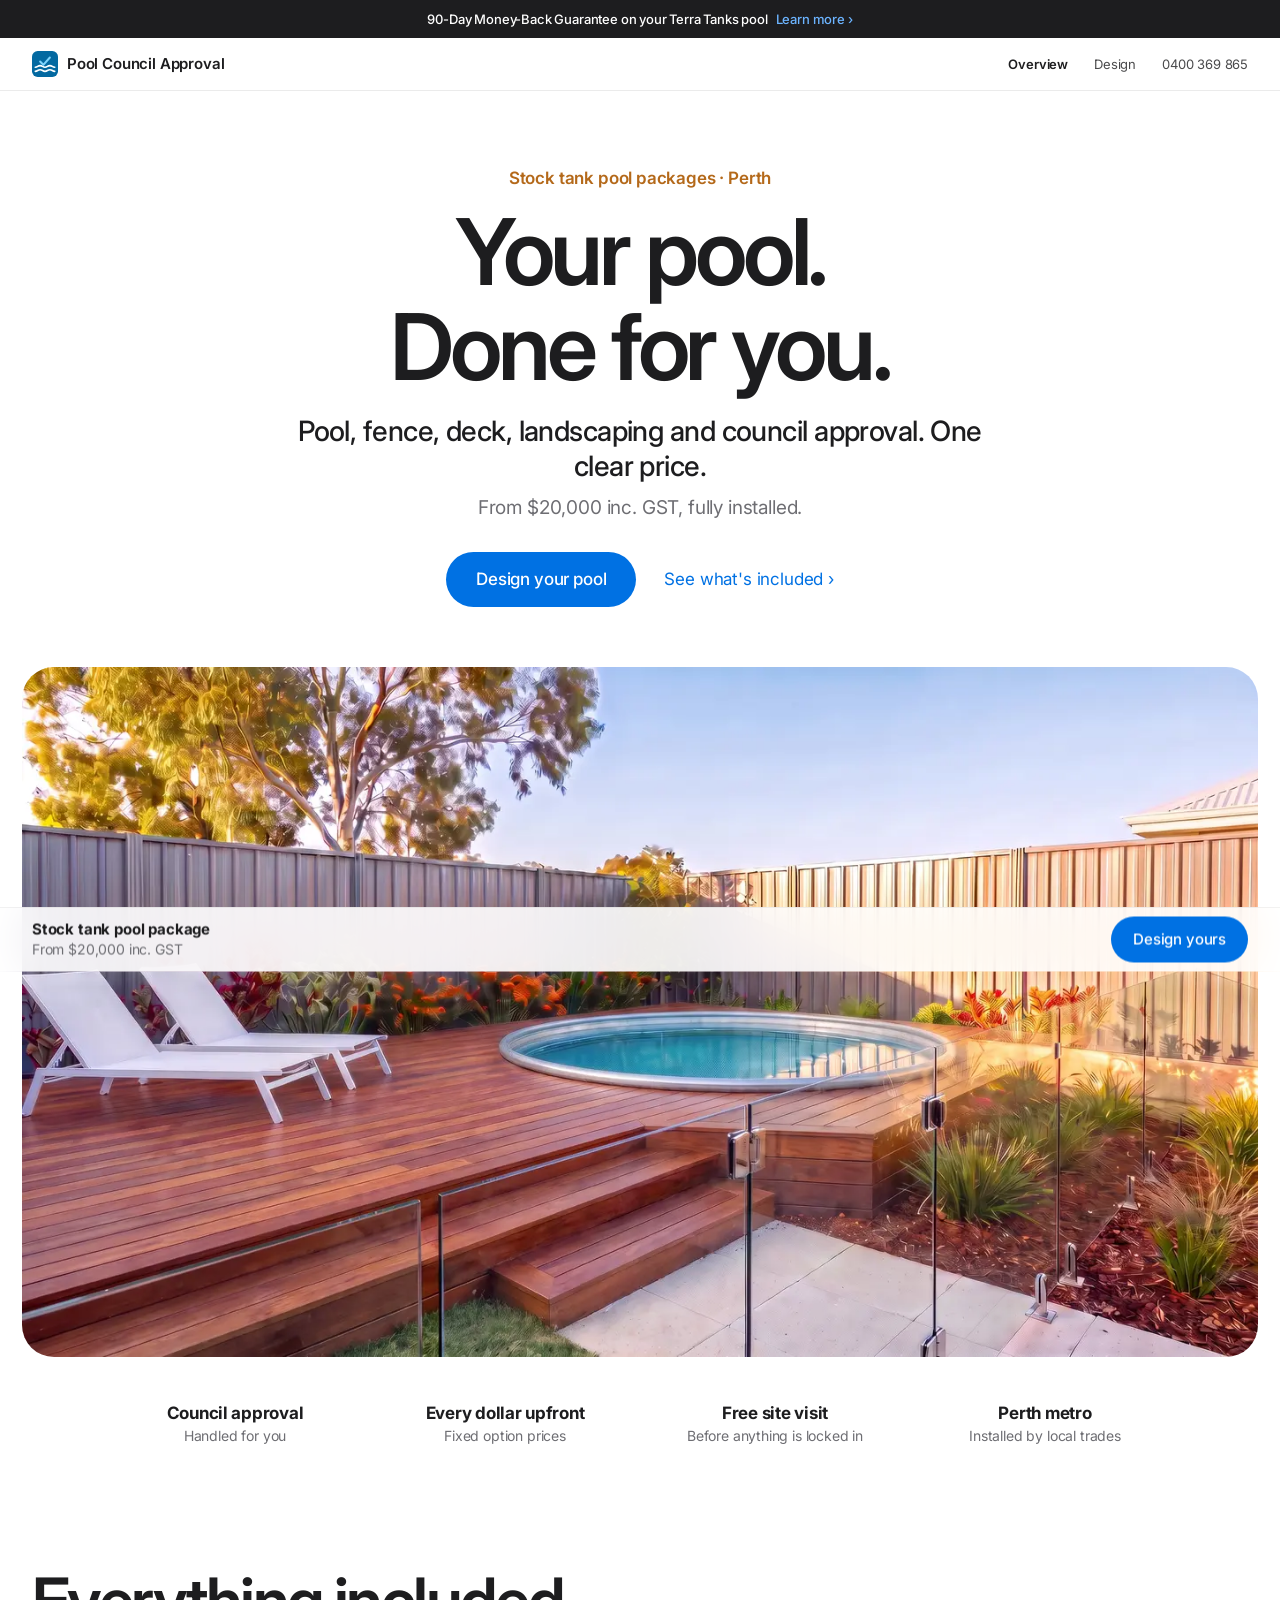
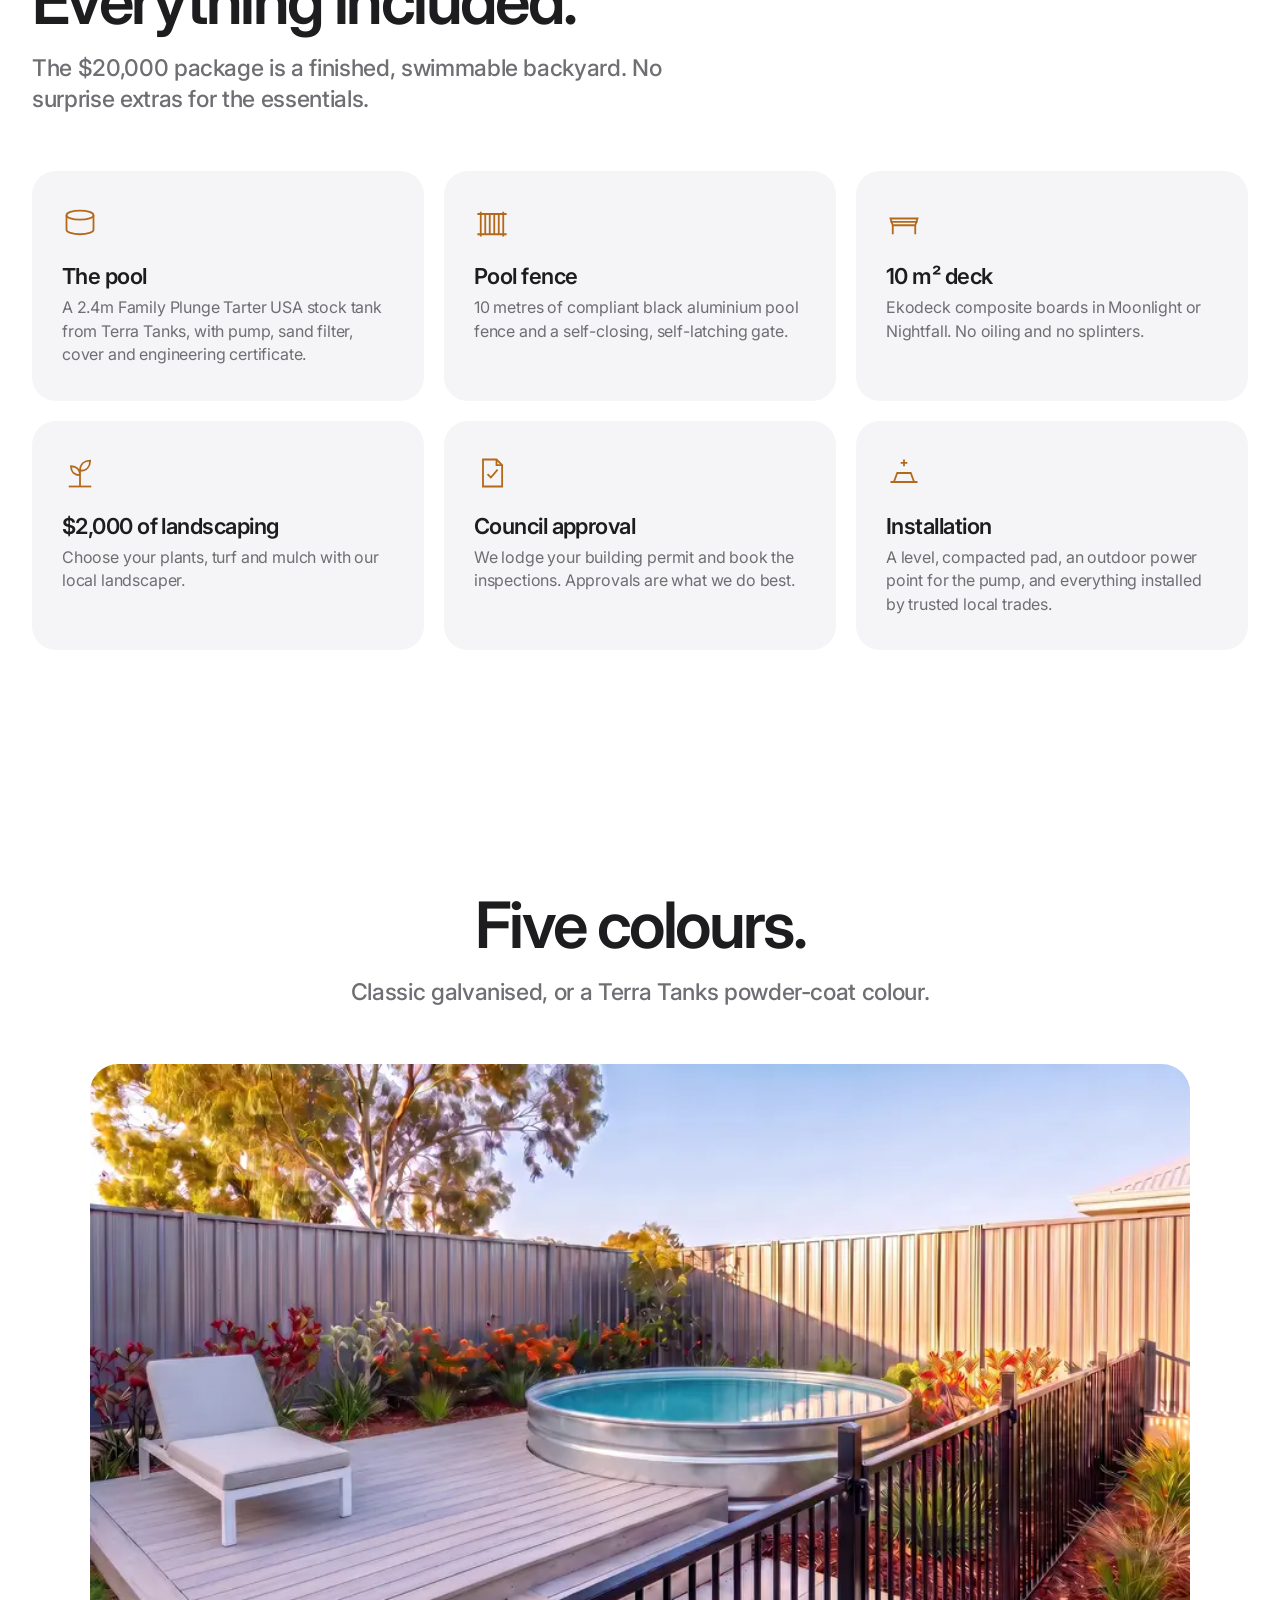
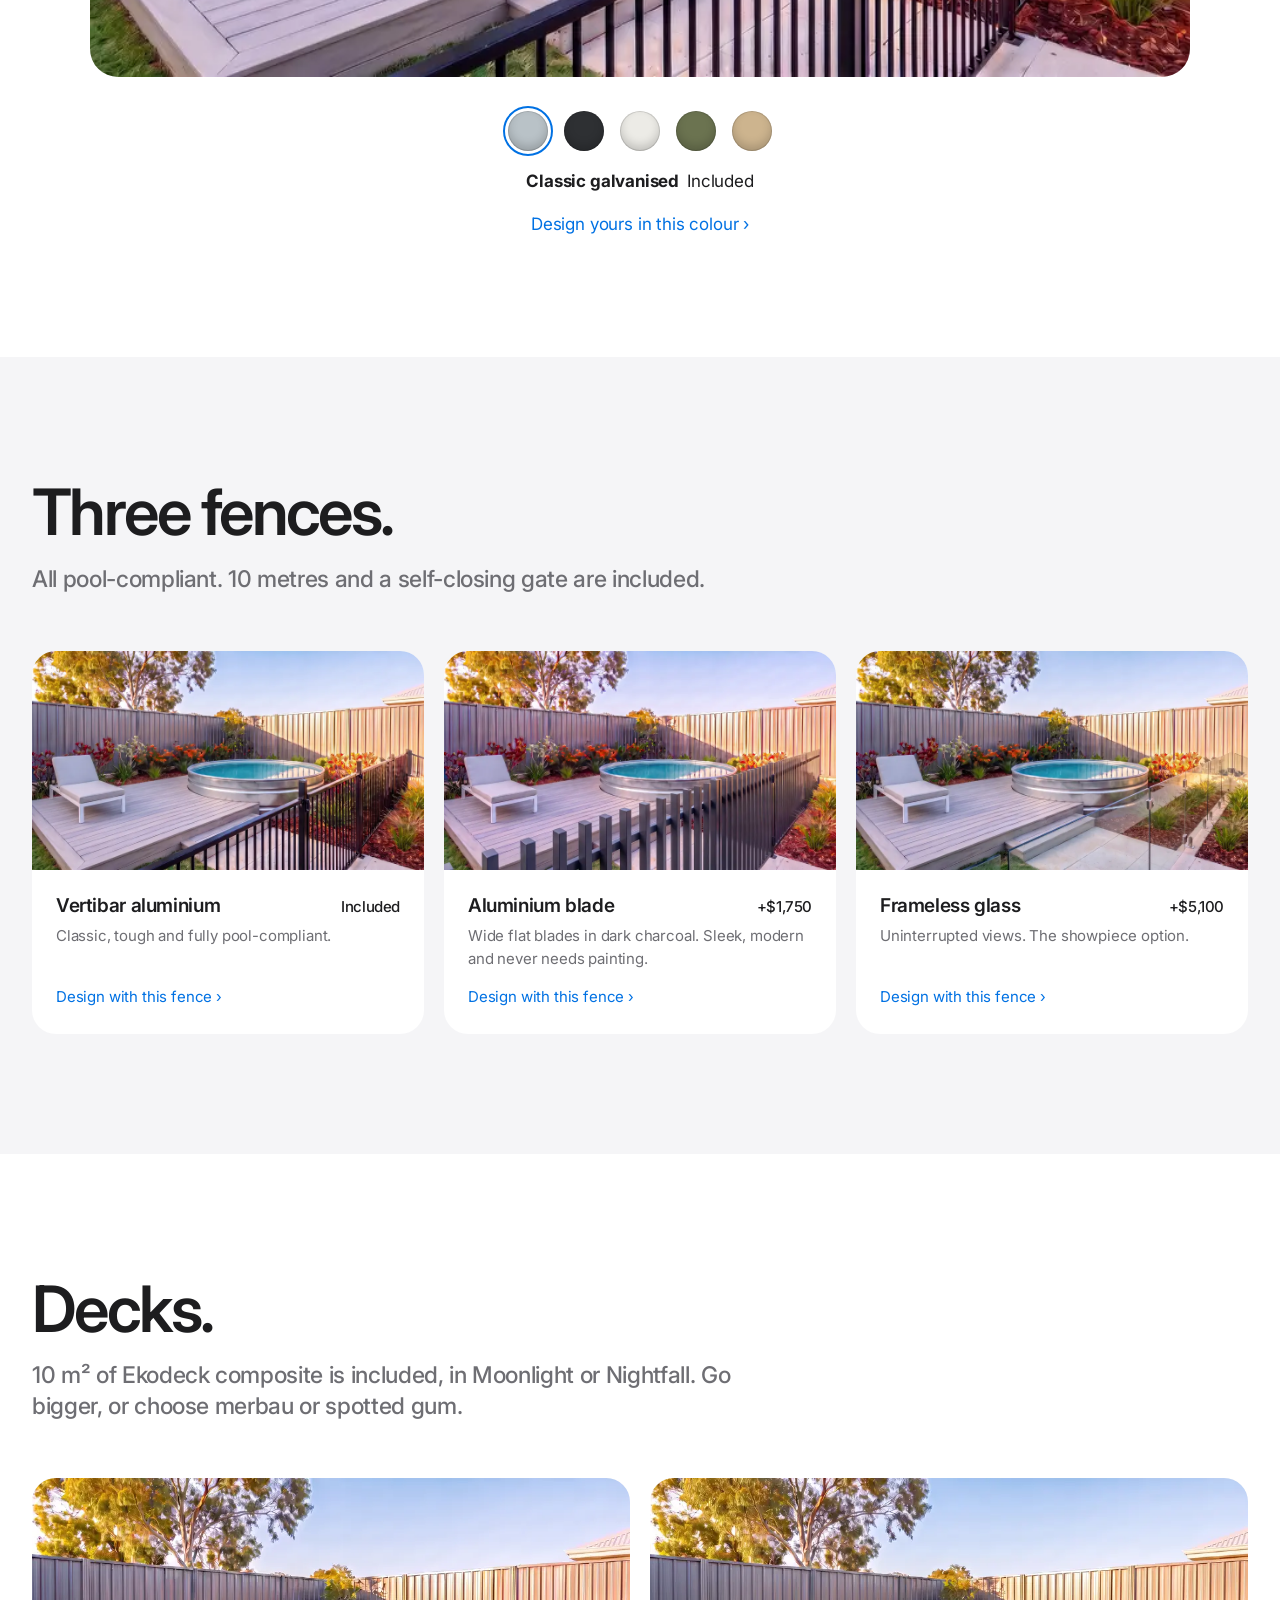
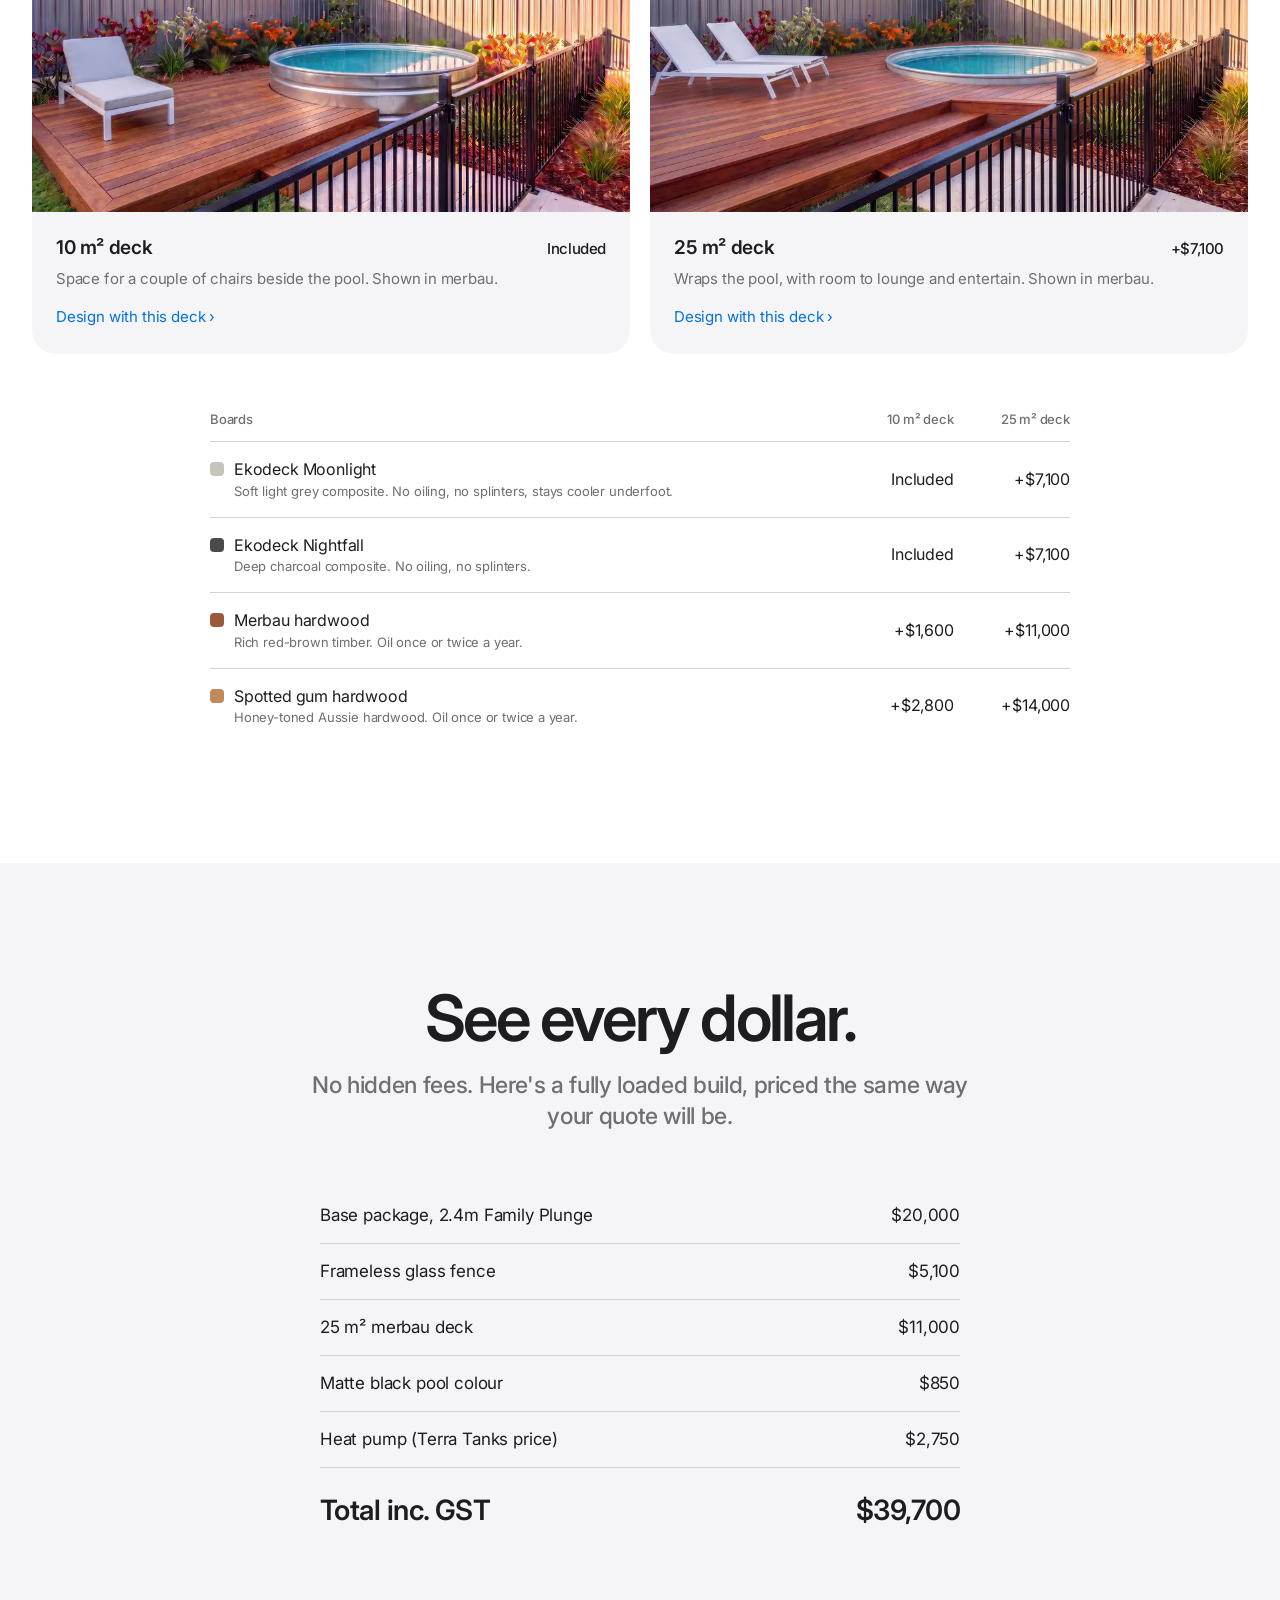
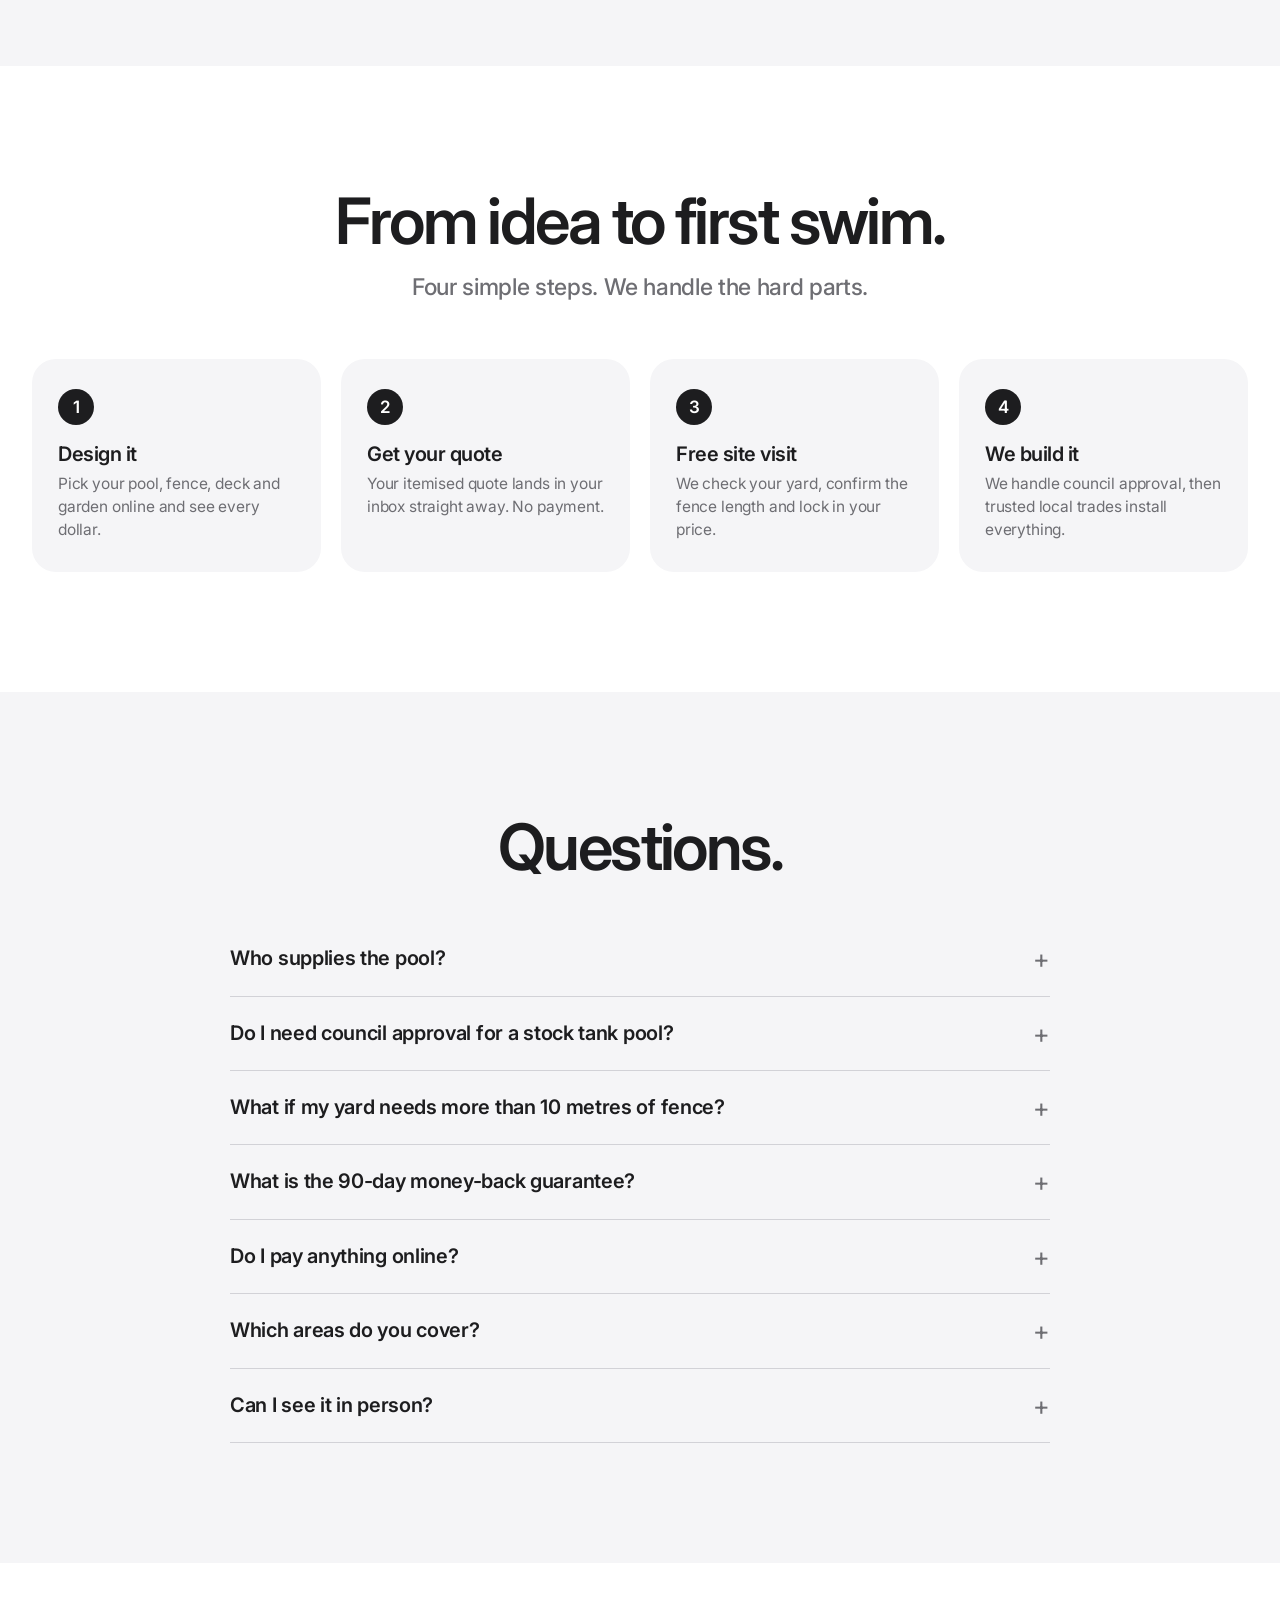
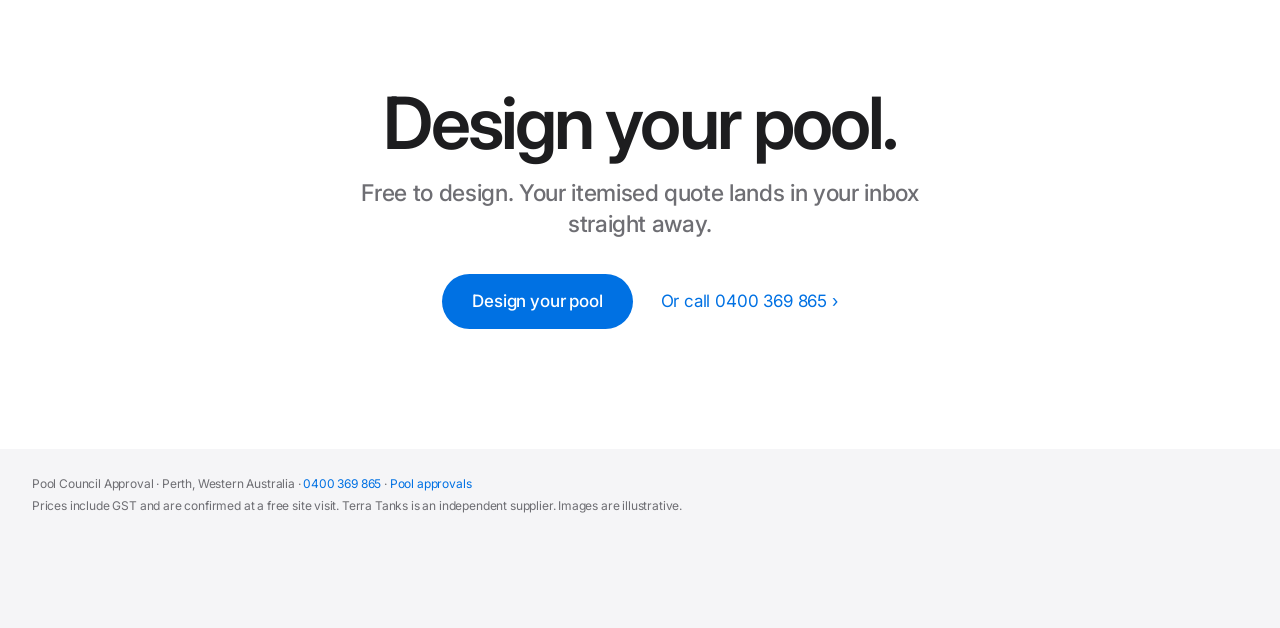
<file: pool-packages.html>
<!doctype html>
<html lang="en-AU">
<head>
<meta charset="utf-8">
<meta name="viewport" content="width=device-width, initial-scale=1, viewport-fit=cover">
<title>Stock Tank Pool Packages Perth | Fully Installed From $20,000</title>
<meta name="description" content="Done-for-you stock tank pool packages in Perth. A genuine Tarter USA tank from Terra Tanks, installed with pool fence, deck, garden and council approval. From $20,000.">
<link rel="canonical" href="https://poolcouncilapproval.com.au/pool-packages.html">
<meta property="og:type" content="website">
<meta property="og:site_name" content="Pool Council Approval">
<meta property="og:title" content="Stock Tank Pool Packages, Fully Installed From $20,000">
<meta property="og:description" content="Pool, fence, deck, garden and council approval. One clear price. Perth metro.">
<meta property="og:url" content="https://poolcouncilapproval.com.au/pool-packages.html">
<meta property="og:image" content="https://poolcouncilapproval.com.au/images/pool/s-glass-large-merbau-galv.webp">
<meta property="og:locale" content="en_AU">
<meta name="twitter:card" content="summary_large_image">
<link rel="icon" href="/favicon.svg" type="image/svg+xml">
<meta name="theme-color" content="#ffffff">
<link rel="preconnect" href="https://fonts.googleapis.com">
<link rel="preconnect" href="https://fonts.gstatic.com" crossorigin>
<link rel="stylesheet" href="https://fonts.googleapis.com/css2?family=Inter:wght@400;500;600;700&display=swap">
<link rel="preload" as="image" href="/images/pool/s-glass-large-merbau-galv.webp" imagesrcset="/images/pool/s-glass-large-merbau-galv-sm.webp 900w, /images/pool/s-glass-large-merbau-galv.webp 1400w" imagesizes="(max-width: 600px) 300px, 100vw" fetchpriority="high">
<link rel="stylesheet" href="/shop.css?v=4">
<script type="application/ld+json">{"@context": "https://schema.org", "@type": "Service", "name": "Stock tank pool packages", "serviceType": "Stock tank pool supply and installation", "areaServed": {"@type": "City", "name": "Perth"}, "provider": {"@type": "LocalBusiness", "name": "Pool Council Approval", "telephone": "+61400369865", "url": "https://poolcouncilapproval.com.au/"}, "offers": {"@type": "Offer", "price": "20000", "priceCurrency": "AUD"}}</script>
</head>
<body>
<a class="promo" href="/pool-packages.html#guarantee">90-Day Money-Back Guarantee<i> on your Terra Tanks pool</i><span>Learn more ›</span></a>
<header class="ah">
  <div class="aw ah-bar">
    <a class="ah-logo" href="/"><img src="/favicon.svg" alt="" width="26" height="26"><span>Pool Council Approval</span></a>
    <nav class="ah-nav" aria-label="Pool packages"><a href="/pool-packages.html" aria-current="page">Overview</a><a href="/pool-builder.html">Design</a><a href="tel:+61400369865">0400 369 865</a></nav>
  </div>
</header>

<main>
<section class="hero">
  <div class="aw">
    <h1><span class="kicker">Stock tank pool packages · Perth</span>Your pool.<br>Done for you.</h1>
    <p class="sub">Pool, fence, deck, landscaping and council approval. One clear price.</p>
    <p class="price">From $20,000 inc. GST, fully installed.</p>
    <div class="ctas" id="hero-ctas"><a class="abtn lg" href="/pool-builder.html">Design your pool</a><a href="#included">See what's included ›</a></div>
  </div>
  <div class="hero-photo"><img src="/images/pool/s-glass-large-merbau-galv.webp" srcset="/images/pool/s-glass-large-merbau-galv-sm.webp 900w, /images/pool/s-glass-large-merbau-galv.webp 1400w" sizes="(max-width: 600px) 300px, 100vw" alt="A galvanised stock tank pool set into a merbau deck behind a frameless glass pool fence" width="1400" height="781" fetchpriority="high"></div>
  <ul class="trust">
    <li><b>Council approval</b>Handled for you</li>
    <li><b>Every dollar upfront</b>Fixed option prices</li>
    <li><b>Free site visit</b>Before anything is locked in</li>
    <li><b>Perth metro</b>Installed by local trades</li>
  </ul>
</section>

<section class="band" id="included">
  <div class="aw">
    <h2>Everything included.</h2>
    <p class="lede">The $20,000 package is a finished, swimmable backyard. No surprise extras for the essentials.</p>
    <div class="inc">
      <div><svg viewBox="0 0 32 32" fill="none" stroke="currentColor" stroke-width="1.6" aria-hidden="true"><ellipse cx="16" cy="9" rx="12" ry="4"/><path d="M4 9v13c0 2.2 5.4 4 12 4s12-1.8 12-4V9"/></svg><h3>The pool</h3><p>A 2.4m Family Plunge Tarter USA stock tank from Terra Tanks, with pump, sand filter, cover and engineering certificate.</p></div>
      <div><svg viewBox="0 0 32 32" fill="none" stroke="currentColor" stroke-width="1.6" aria-hidden="true"><path d="M3 8h26M3 26h26M6 6v22M26 6v22M10 8v18M14 8v18M18 8v18M22 8v18"/></svg><h3>Pool fence</h3><p>10 metres of compliant black aluminium pool fence and a self-closing, self-latching gate.</p></div>
      <div><svg viewBox="0 0 32 32" fill="none" stroke="currentColor" stroke-width="1.6" aria-hidden="true"><path d="M4 12h24l-2 6H6z"/><path d="M6 18v8M26 18v8M4 15h24"/></svg><h3>10 m² deck</h3><p>Ekodeck composite boards in Moonlight or Nightfall. No oiling and no splinters.</p></div>
      <div><svg viewBox="0 0 32 32" fill="none" stroke="currentColor" stroke-width="1.6" aria-hidden="true"><path d="M16 28V14M16 14c0-6 4-9 9-9 0 5-3 9-9 9zM16 18c0-5-3-8-8-8 0 5 3 8 8 8z"/><path d="M6 28h20"/></svg><h3>$2,000 of landscaping</h3><p>Choose your plants, turf and mulch with our local landscaper.</p></div>
      <div><svg viewBox="0 0 32 32" fill="none" stroke="currentColor" stroke-width="1.6" aria-hidden="true"><path d="M8 4h12l5 5v19H8z"/><path d="M20 4v5h5M12 17l3 3 6-7"/></svg><h3>Council approval</h3><p>We lodge your building permit and book the inspections. Approvals are what we do best.</p></div>
      <div><svg viewBox="0 0 32 32" fill="none" stroke="currentColor" stroke-width="1.6" aria-hidden="true"><path d="M4 24h24M7 24l3-8h12l3 8"/><path d="M16 4v6M13 7h6"/></svg><h3>Installation</h3><p>A level, compacted pad, an outdoor power point for the pump, and everything installed by trusted local trades.</p></div>
    </div>
  </div>
</section>

<section class="band center" id="colours">
  <div class="aw">
    <h2>Five colours.</h2>
    <p class="lede">Classic galvanised, or a Terra Tanks powder-coat colour.</p>
    <img class="col-photo" id="col-photo" src="/images/pool/s-vertibar-small-moonlight-galv-sm.webp" alt="Classic galvanised stock tank pool" width="1400" height="781" loading="lazy">
    <div class="col-pick">
      <div class="swatches" id="col-sw" role="radiogroup" aria-label="Pool colour"></div>
      <p class="col-name" id="col-name"></p>
      <a id="col-go" href="/pool-builder.html">Design yours in this colour ›</a>
    </div>
  </div>
</section>

<section class="band grey" id="fences">
  <div class="aw">
    <h2>Three fences.</h2>
    <p class="lede">All pool-compliant. 10 metres and a self-closing gate are included.</p>
    <div class="cards">
      <a class="card" href="/pool-builder.html#family/galv/vertibar"><img src="/images/pool/s-vertibar-small-moonlight-galv-sm.webp" alt="Black Vertibar aluminium pool fence around a stock tank pool" width="900" height="502" loading="lazy">
        <div class="card-b"><div class="card-t">Vertibar aluminium <span data-price="fence:vertibar"></span></div><p data-note="fence:vertibar"></p><span class="go">Design with this fence ›</span></div></a>
      <a class="card" href="/pool-builder.html#family/galv/blade"><img src="/images/pool/s-blade-small-moonlight-galv-sm.webp" alt="Charcoal aluminium blade pool fence" width="900" height="502" loading="lazy">
        <div class="card-b"><div class="card-t">Aluminium blade <span data-price="fence:blade"></span></div><p data-note="fence:blade"></p><span class="go">Design with this fence ›</span></div></a>
      <a class="card" href="/pool-builder.html#family/galv/glass"><img src="/images/pool/s-glass-small-moonlight-galv-sm.webp" alt="Frameless glass pool fence" width="900" height="502" loading="lazy">
        <div class="card-b"><div class="card-t">Frameless glass <span data-price="fence:glass"></span></div><p data-note="fence:glass"></p><span class="go">Design with this fence ›</span></div></a>
    </div>
  </div>
</section>

<section class="band" id="decks">
  <div class="aw">
    <h2>Decks.</h2>
    <p class="lede">10 m² of Ekodeck composite is included, in Moonlight or Nightfall. Go bigger, or choose merbau or spotted gum.</p>
    <div class="cards two">
      <a class="card" href="/pool-builder.html#family/galv/vertibar/small"><img src="/images/pool/s-vertibar-small-merbau-galv-sm.webp" alt="10 square metre merbau deck beside a galvanised stock tank pool" width="900" height="502" loading="lazy">
        <div class="card-b"><div class="card-t">10 m² deck <span data-price="deck:small"></span></div><p><span data-note="deckSize:small"></span> Shown in merbau.</p><span class="go">Design with this deck ›</span></div></a>
      <a class="card" href="/pool-builder.html#family/galv/vertibar/large"><img src="/images/pool/s-vertibar-large-merbau-galv-sm.webp" alt="25 square metre merbau deck wrapping around a stock tank pool" width="900" height="502" loading="lazy">
        <div class="card-b"><div class="card-t">25 m² deck <span data-price="deck:large"></span></div><p><span data-note="deckSize:large"></span> Shown in merbau.</p><span class="go">Design with this deck ›</span></div></a>
    </div>
    <table class="dtab" id="dtab"></table>
  </div>
</section>

<section class="band grey center">
  <div class="aw">
    <h2>See every dollar.</h2>
    <p class="lede">No hidden fees. Here's a fully loaded build, priced the same way your quote will be.</p>
    <div class="ptab">
      <div><span>Base package, 2.4m Family Plunge</span><span>$20,000</span></div>
      <div><span>Frameless glass fence</span><span data-price="fence:glass"></span></div>
      <div><span>25 m² merbau deck</span><span data-price="deck:large-merbau"></span></div>
      <div><span>Matte black pool colour</span><span data-price="finish:black"></span></div>
      <div><span>Heat pump (Terra Tanks price)</span><span data-price="extras:heat"></span></div>
      <div class="tot"><span>Total inc. GST</span><span id="example-total"></span></div>
    </div>
  </div>
</section>

<section class="band center">
  <div class="aw">
    <h2>From idea to first swim.</h2>
    <p class="lede">Four simple steps. We handle the hard parts.</p>
    <ol class="steps">
      <li><h3>Design it</h3><p>Pick your pool, fence, deck and garden online and see every dollar.</p></li>
      <li><h3>Get your quote</h3><p>Your itemised quote lands in your inbox straight away. No payment.</p></li>
      <li><h3>Free site visit</h3><p>We check your yard, confirm the fence length and lock in your price.</p></li>
      <li><h3>We build it</h3><p>We handle council approval, then trusted local trades install everything.</p></li>
    </ol>
  </div>
</section>

<section class="band grey">
  <div class="aw">
    <h2 class="center" style="margin-bottom:40px">Questions.</h2>
    <div class="faq">
      <details><summary>Who supplies the pool?</summary><p>Your pool is a genuine Tarter USA galvanised stock tank from Terra Tanks. We buy it for you at Terra Tanks' price, and it's included in your package.</p></details>
      <details><summary>Do I need council approval for a stock tank pool?</summary><p>Yes. In WA a pool that can hold more than 300 mm of water needs a building permit and a compliant pool barrier. Approval is included in every package, and it's our specialty.</p></details>
      <details><summary>What if my yard needs more than 10 metres of fence?</summary><p>Many yards can use existing boundary fences as part of the pool barrier. If you need more, we'll price the extra metres clearly at your site visit, before anything is locked in.</p></details>
      <details id="guarantee"><summary>What is the 90-day money-back guarantee?</summary><p>It's the same guarantee Terra Tanks gives on its tanks. If you're not happy with your stock tank, tell us within 90 days and we'll arrange a full refund of the tank price. The tank needs to be in resalable condition (normal wear is fine) and you cover the return freight. Fencing, decking, landscaping, accessories and installation work aren't refundable. This is on top of your rights under Australian Consumer Law.</p></details>
      <details><summary>Do I pay anything online?</summary><p>No. Designing your pool and getting a quote is free. We confirm everything at a free site visit, then send a written agreement and invoice.</p></details>
      <details><summary>Which areas do you cover?</summary><p>Perth metro for now. Call <a href="tel:+61400369865">0400 369 865</a> if you're just outside it.</p></details>
      <details><summary>Can I see it in person?</summary><p>Yes. We can bring the designer on an iPad and walk you through every option in your own backyard.</p></details>
    </div>
  </div>
</section>

<section class="band center closing">
  <div class="aw">
    <h2>Design your pool.</h2>
    <p class="lede">Free to design. Your itemised quote lands in your inbox straight away.</p>
    <div class="ctas"><a class="abtn lg" href="/pool-builder.html">Design your pool</a><a href="tel:+61400369865">Or call 0400 369 865 ›</a></div>
  </div>
</section>
</main>

<!-- Slim bar that slides up once the hero is scrolled past -->
<div class="bag peek" id="peek">
  <div class="aw bag-in">
    <p class="bag-desc"><b>Stock tank pool package</b><span>From $20,000 inc. GST</span></p>
    <a class="abtn" href="/pool-builder.html">Design yours</a>
  </div>
</div>

<footer class="af"><div class="aw">
  <p>Pool Council Approval · Perth, Western Australia · <a href="tel:+61400369865">0400 369 865</a> · <a href="/">Pool approvals</a></p>
  <p>Prices include GST and are confirmed at a free site visit. Terra Tanks is an independent supplier. Images are illustrative.</p>
</div></footer>

<script src="/js/packages.js?v=6"></script>
<script>
// Prices and notes come from the shared price list, so they always match the designer
var deck = PKG.deckPrice;
var special = { "deck:small": deck.small.moonlight, "deck:large": deck.large.moonlight, "deck:large-merbau": deck.large.merbau };
document.querySelectorAll("[data-price]").forEach(function (el) {
  var key = el.getAttribute("data-price"), kv = key.split(":");
  var p = key in special ? special[key] : PKG.find(kv[0], kv[1]).price;
  el.textContent = el.parentNode.className === "card-t" ? PKG.priceText(p) : PKG.money(p);
});
document.querySelectorAll("[data-note]").forEach(function (el) {
  var kv = el.getAttribute("data-note").split(":");
  el.textContent = kv.length > 1 ? PKG.find(kv[0], kv[1]).note : PKG.find("size", kv[0]).note;
});
document.querySelectorAll("[data-from]").forEach(function (el) {
  el.textContent = "From " + PKG.money(PKG.base + PKG.find("size", el.getAttribute("data-from")).price);
});
document.getElementById("example-total").textContent = PKG.money(PKG.quote({ size: "family", finish: "black", fence: "glass", deckSize: "large", deckMat: "merbau", land: "basic", extras: ["heat"] }).total);

// Deck boards price table
document.getElementById("dtab").innerHTML = "<tr><th>Boards</th><th>10 m² deck</th><th>25 m² deck</th></tr>" +
  PKG.deckMat.map(function (m) {
    return "<tr><td><i style='background:" + m.top + "'></i>" + m.name + "<small>" + m.note + "</small></td><td>" +
      PKG.priceText(deck.small[m.id]) + "</td><td>" + PKG.priceText(deck.large[m.id]) + "</td></tr>";
  }).join("");

// Colour dots that recolour the photo
var colPhoto = document.getElementById("col-photo");
document.getElementById("col-sw").innerHTML = PKG.finish.map(function (o, i) {
  return '<label class="sw" title="' + o.name + '"><input type="radio" name="colour" value="' + o.id + '"' + (i ? "" : " checked") +
    ' aria-label="' + o.name + ', ' + PKG.priceText(o.price) + '"><span style="background:' + o.color + '"></span></label>';
}).join("");
function showColour(id) {
  var f = PKG.find("finish", id);
  document.getElementById("col-name").innerHTML = "<b>" + f.name + "</b>" + PKG.priceText(f.price);
  document.getElementById("col-go").href = "/pool-builder.html#family/" + id;
  colPhoto.alt = f.name + " stock tank pool";
  PKG.img(colPhoto, "s-vertibar-small-moonlight-" + id, "(max-width: 600px) 300px, 760px");
}
document.getElementById("col-sw").addEventListener("change", function (e) { showColour(e.target.value); });
// Start loading a colour's photo as soon as a finger or mouse lands on its dot
document.getElementById("col-sw").addEventListener("pointerover", function (e) {
  var input = e.target.closest("label") && e.target.closest("label").querySelector("input");
  if (input) PKG.img(new Image(), "s-vertibar-small-moonlight-" + input.value, "(max-width: 600px) 300px, 760px");
});
showColour("galv");

// The guarantee banner links here, so open that answer
function openGuarantee() { if (location.hash === "#guarantee") document.getElementById("guarantee").open = true; }
openGuarantee();
addEventListener("hashchange", openGuarantee);

// Show the slim bar once the hero buttons are off screen
var peek = document.getElementById("peek");
new IntersectionObserver(function (e) {
  peek.classList.toggle("show", !e[0].isIntersecting && e[0].boundingClientRect.top < 0);
}).observe(document.getElementById("hero-ctas"));
</script>
</body>
</html>
</file>
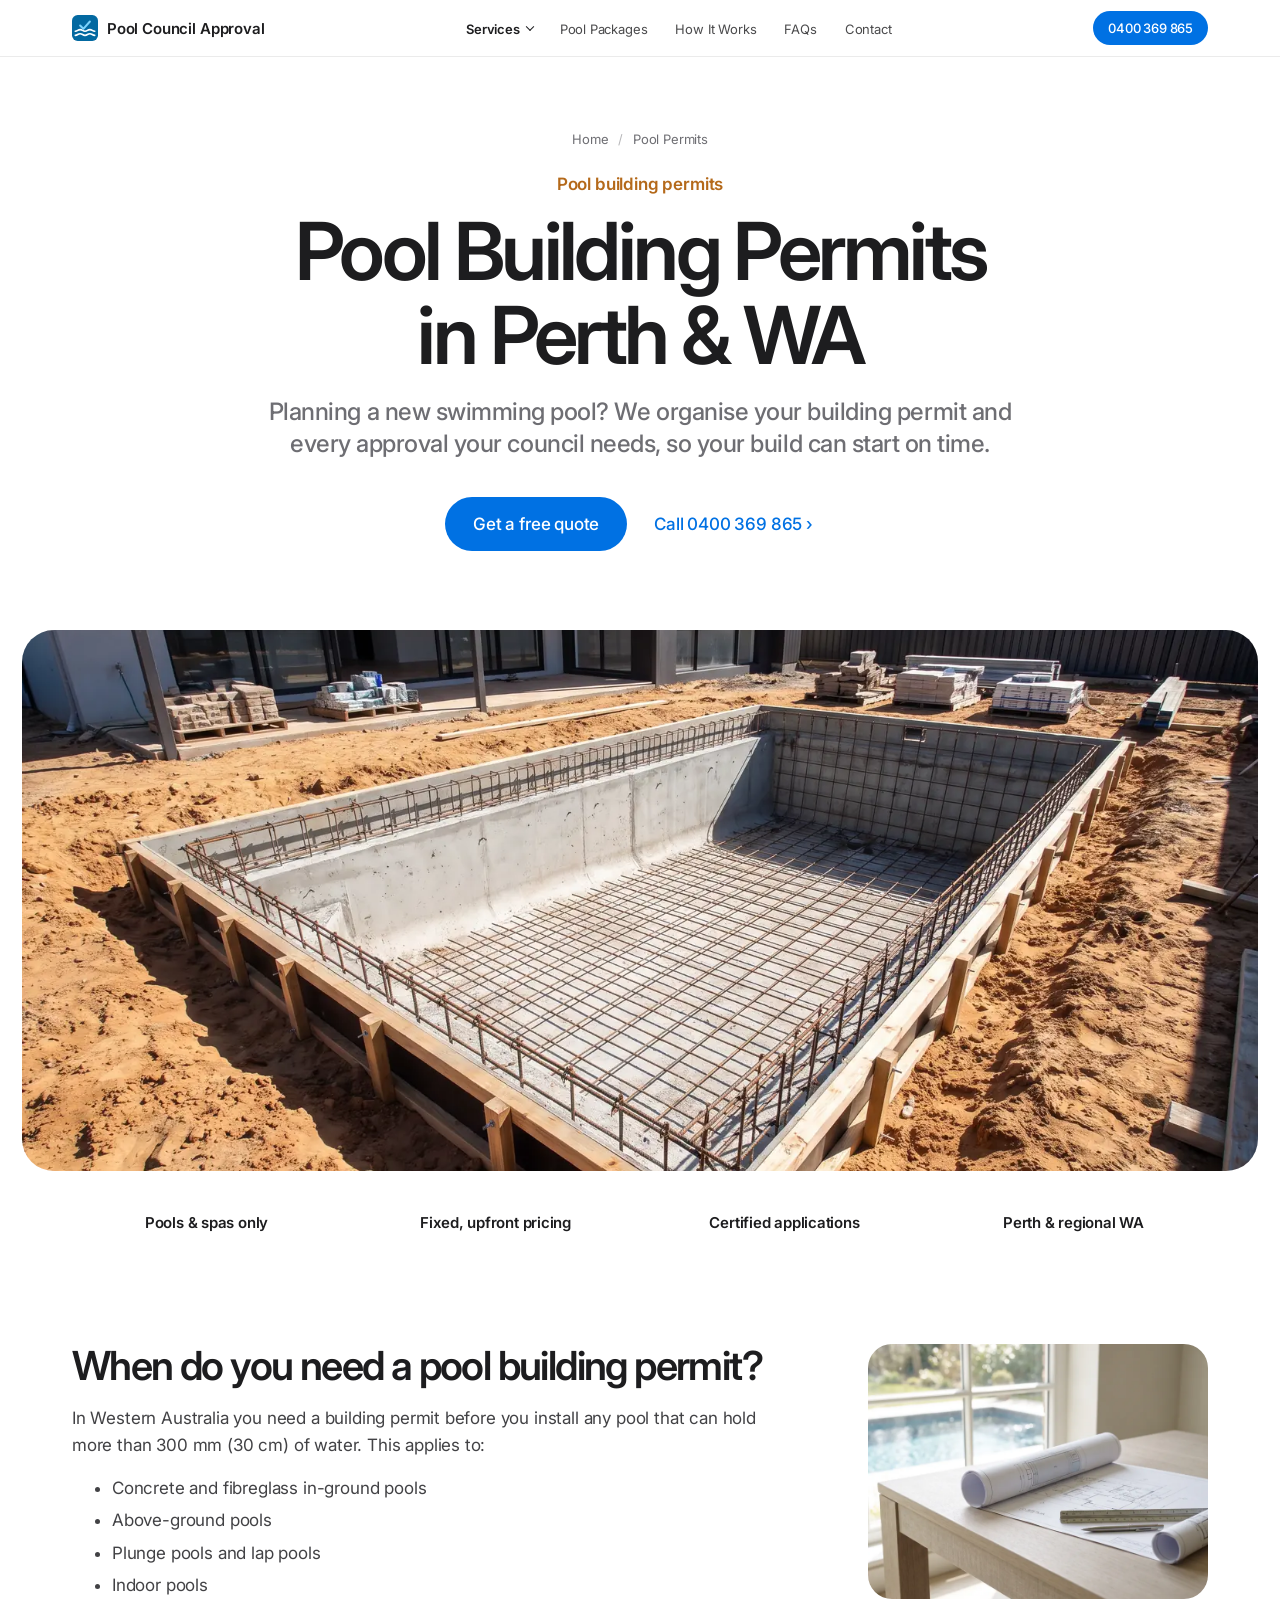
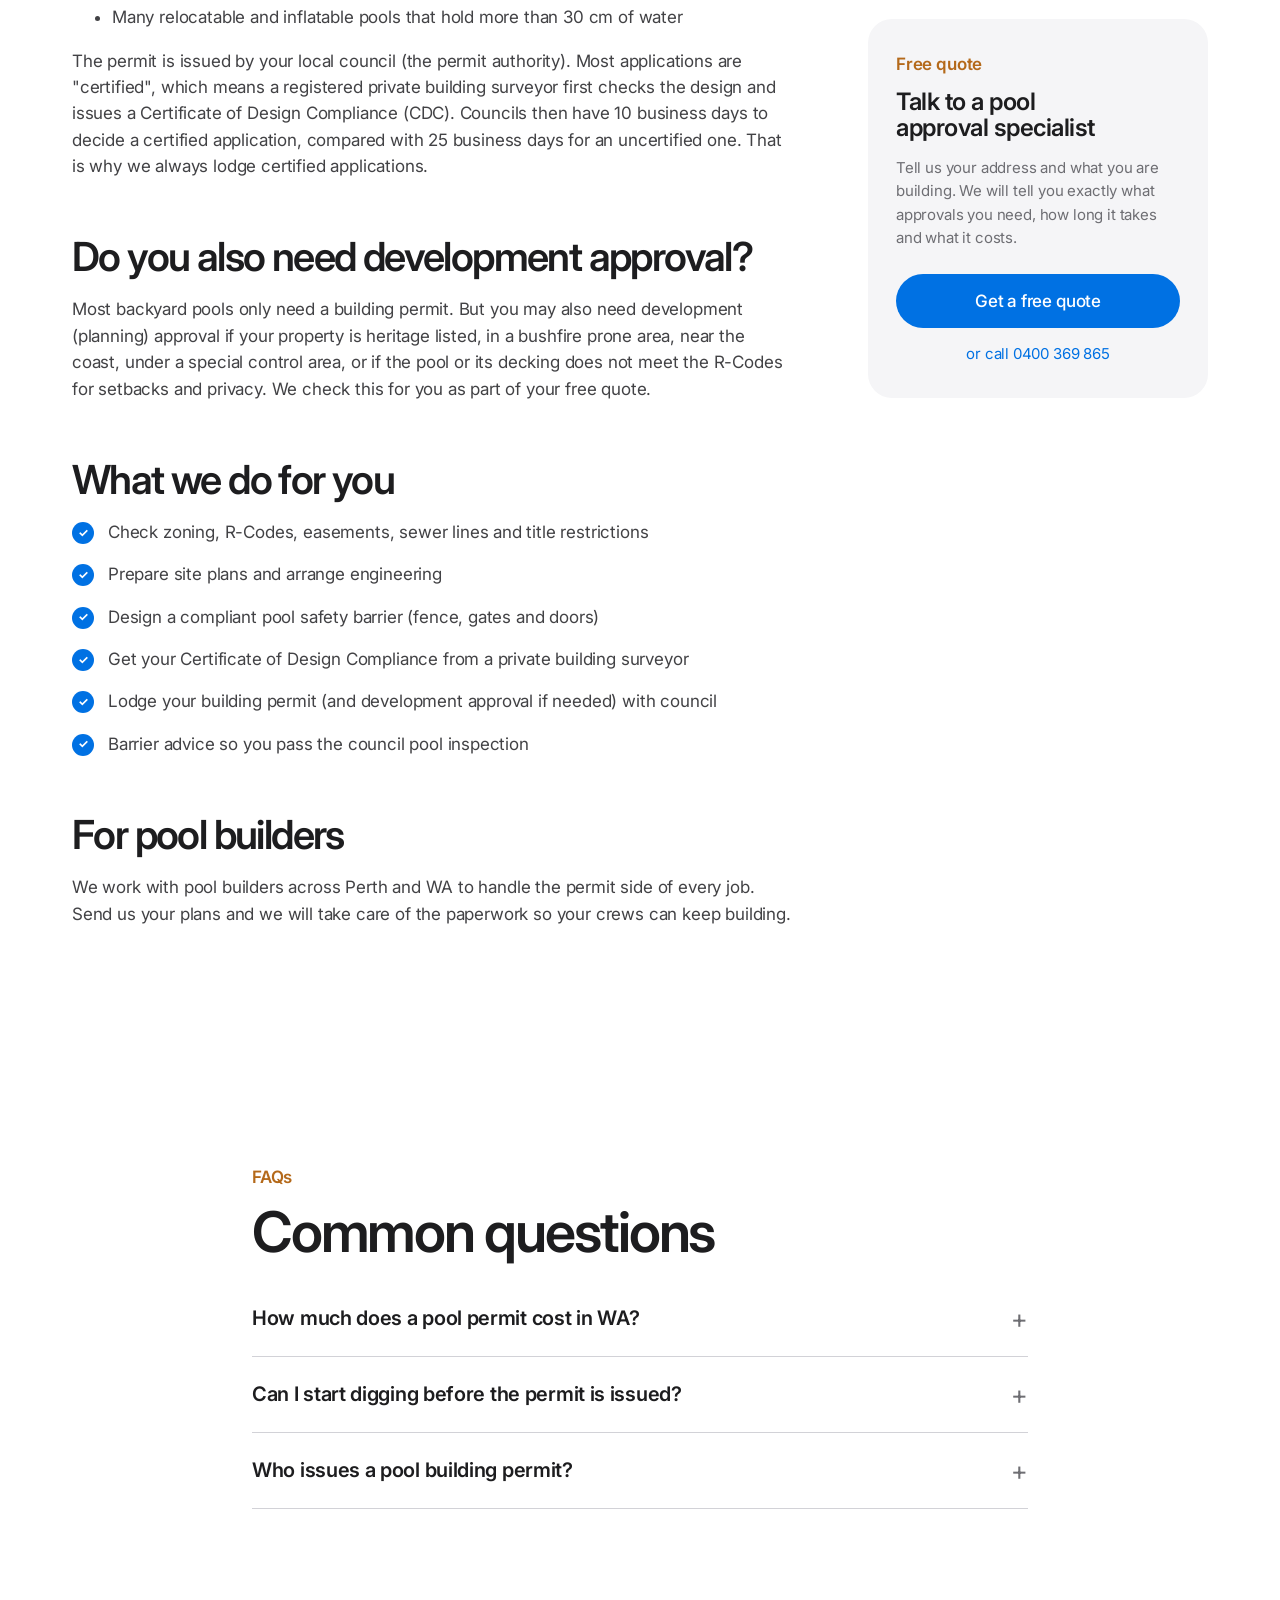
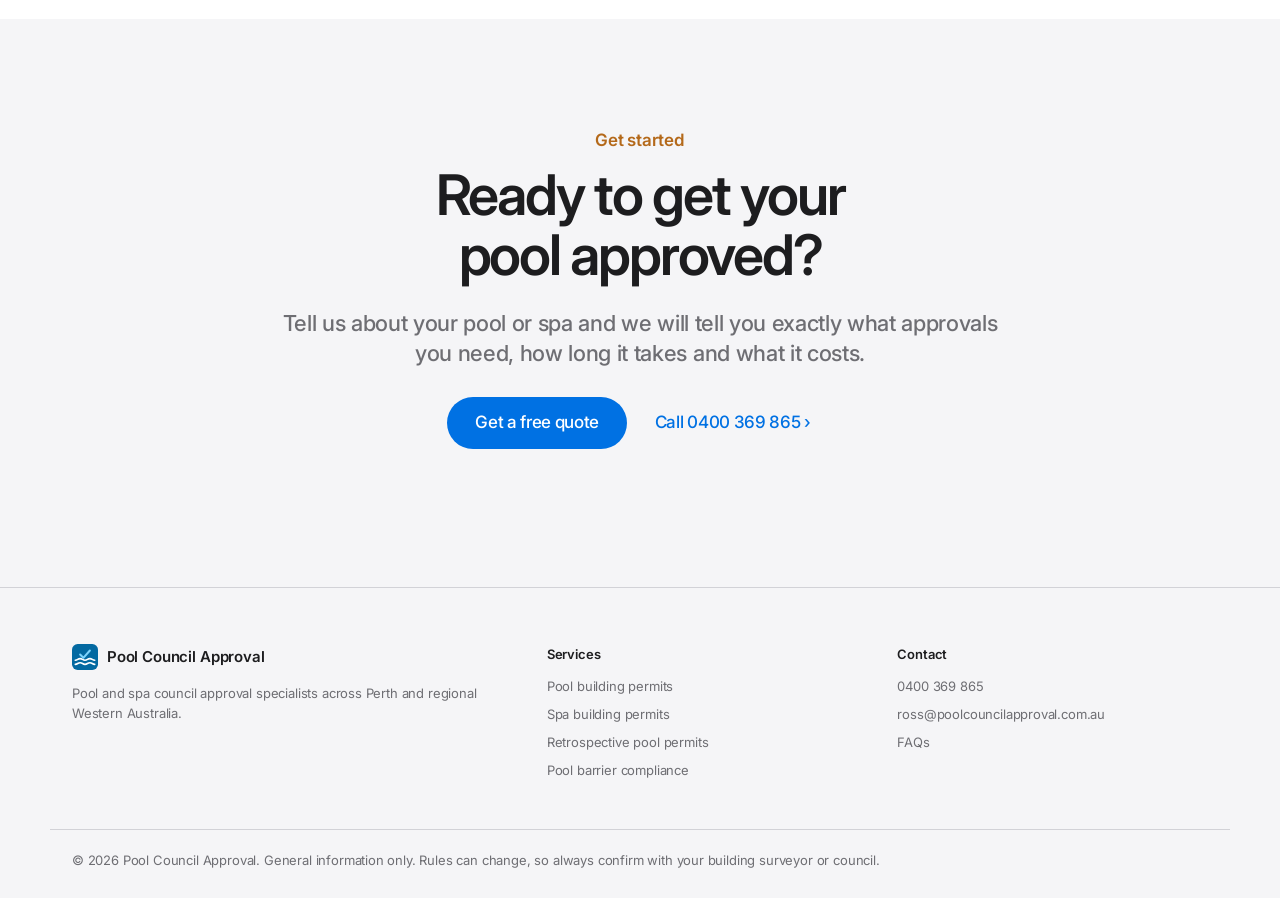
<file: pool-permits.html>
<!doctype html>
<html lang="en-AU">
<head>
<meta charset="utf-8">
<meta name="viewport" content="width=device-width, initial-scale=1">
<title>Pool Building Permits Perth &amp; WA | Council Approval for Swimming Pools</title>
<meta name="description" content="Pool building permits in WA handled from start to finish. Plans, engineering, Certificate of Design Compliance, barrier design and council lodgement. Get a free quote today.">
<link rel="canonical" href="https://poolcouncilapproval.com.au/pool-permits.html">
<meta property="og:type" content="website">
<meta property="og:site_name" content="Pool Council Approval">
<meta property="og:title" content="Pool Building Permits Perth &amp; WA | Council Approval for Swimming Pools">
<meta property="og:description" content="Pool building permits in WA handled from start to finish. Plans, engineering, Certificate of Design Compliance, barrier design and council lodgement. Get a free quote today.">
<meta property="og:url" content="https://poolcouncilapproval.com.au/pool-permits.html">
<meta property="og:image" content="https://poolcouncilapproval.com.au/og-image.jpg">
<meta property="og:locale" content="en_AU">
<meta name="twitter:card" content="summary_large_image">
<link rel="icon" href="/favicon.svg" type="image/svg+xml">
<link rel="preconnect" href="https://fonts.googleapis.com">
<link rel="preconnect" href="https://fonts.gstatic.com" crossorigin>
<link rel="stylesheet" href="https://fonts.googleapis.com/css2?family=Inter:wght@400;500;600;700&display=swap">
<link rel="preload" as="image" href="/images/construction.webp" fetchpriority="high">
<link rel="stylesheet" href="/styles.css?v=2">
<script type="application/ld+json">{"@context": "https://schema.org", "@type": "BreadcrumbList", "itemListElement": [{"@type": "ListItem", "position": 1, "name": "Home", "item": "https://poolcouncilapproval.com.au/"}, {"@type": "ListItem", "position": 2, "name": "Pool Permits", "item": "https://poolcouncilapproval.com.au/pool-permits.html"}]}</script>
<script type="application/ld+json">{"@context": "https://schema.org", "@type": "FAQPage", "mainEntity": [{"@type": "Question", "name": "How much does a pool permit cost in WA?", "acceptedAnswer": {"@type": "Answer", "text": "The cost depends on the pool type, your council and whether a planning permit or engineering is needed. Contact us with your address and pool details for a fixed-price quote."}}, {"@type": "Question", "name": "Can I start digging before the permit is issued?", "acceptedAnswer": {"@type": "Answer", "text": "No. Work must not start until the building permit has been issued. Building without a permit in WA can lead to fines and orders to stop work or remove it."}}, {"@type": "Question", "name": "Who issues a pool building permit?", "acceptedAnswer": {"@type": "Answer", "text": "Your local council issues the building permit. For a certified application, a private building surveyor first issues a Certificate of Design Compliance. We manage this whole process for you."}}]}</script>
</head>
<body>
<header class="top">
  <div class="wrap bar">
    <a class="logo" href="/"><img src="/favicon.svg" alt="" width="34" height="34"><span>Pool Council<em>Approval</em></span></a>
    <nav class="menu" aria-label="Main"><ul><li class="has-drop"><a class="drop-toggle is-active" href="/#services">Services</a><ul class="drop"><li><a href="/pool-permits.html" aria-current="page"><strong>Pool Permits</strong><small>New pools, in-ground and above-ground</small></a></li><li><a href="/spa-permits.html"><strong>Spa Permits</strong><small>Spas, hot tubs and swim spas</small></a></li><li><a href="/retrospective-pool-permits.html"><strong>Retrospective Permits</strong><small>Pools built without approval</small></a></li><li><a href="/pool-barrier-compliance.html"><strong>Barrier Compliance</strong><small>Pass your council fence inspection</small></a></li></ul></li><li><a href="/pool-packages.html">Pool Packages</a></li><li><a href="/how-it-works.html">How It Works</a></li><li><a href="/faqs.html">FAQs</a></li><li><a href="/contact.html">Contact</a></li></ul></nav>
    <a class="call" href="tel:+61400369865">0400 369 865</a>
  </div>
</header>
<main>
<section class="hero">
  <img class="hero-img" src="/images/construction.webp" alt="New concrete swimming pool under construction in a Perth backyard" width="1600" height="900" fetchpriority="high">
  <div class="wrap hero-inner">
    <nav class="crumbs" aria-label="Breadcrumb"><a href="/">Home</a> <span>/</span> Pool Permits</nav>
    <p class="eyebrow light">Pool building permits</p>
    <h1>Pool Building Permits in Perth &amp; WA</h1>
    <p class="lead">Planning a new swimming pool? We organise your building permit and every approval your council needs, so your build can start on time.</p>
    <p class="hero-btns"><a class="btn" href="/contact.html">Get a free quote</a> <a class="btn ghost" href="tel:+61400369865">Call 0400 369 865</a></p>
  </div>
</section>
<div class="trust"><div class="wrap">
  <span>Pools &amp; spas only</span><span>Fixed, upfront pricing</span><span>Certified applications</span><span>Perth &amp; regional WA</span>
</div></div>

<section class="wrap split"><article class="prose">
  <h2>When do you need a pool building permit?</h2>
  <p>In Western Australia you need a building permit before you install any pool that can hold more than 300 mm (30 cm) of water. This applies to:</p>
  <ul>
    <li>Concrete and fibreglass in-ground pools</li>
    <li>Above-ground pools</li>
    <li>Plunge pools and lap pools</li>
    <li>Indoor pools</li>
    <li>Many relocatable and inflatable pools that hold more than 30 cm of water</li>
  </ul>
  <p>The permit is issued by your local council (the permit authority). Most applications are "certified", which means a registered private building surveyor first checks the design and issues a Certificate of Design Compliance (CDC). Councils then have 10 business days to decide a certified application, compared with 25 business days for an uncertified one. That is why we always lodge certified applications.</p>

  <h2>Do you also need development approval?</h2>
  <p>Most backyard pools only need a building permit. But you may also need development (planning) approval if your property is heritage listed, in a bushfire prone area, near the coast, under a special control area, or if the pool or its decking does not meet the R-Codes for setbacks and privacy. We check this for you as part of your free quote.</p>

  <h2>What we do for you</h2>
  <ul class="ticks">
    <li>Check zoning, R-Codes, easements, sewer lines and title restrictions</li>
    <li>Prepare site plans and arrange engineering</li>
    <li>Design a compliant pool safety barrier (fence, gates and doors)</li>
    <li>Get your Certificate of Design Compliance from a private building surveyor</li>
    <li>Lodge your building permit (and development approval if needed) with council</li>
    <li>Barrier advice so you pass the council pool inspection</li>
  </ul>

  <h2>For pool builders</h2>
  <p>We work with pool builders across Perth and WA to handle the permit side of every job. Send us your plans and we will take care of the paperwork so your crews can keep building.</p>
</article><aside class="side">
  <img class="side-img" src="/images/plans-sm.webp" alt="Swimming pool plans and site drawings on a table" loading="lazy" width="800" height="600">
  <div class="side-card">
    <p class="eyebrow">Free quote</p>
    <h3>Talk to a pool approval specialist</h3>
    <p>Tell us your address and what you are building. We will tell you exactly what approvals you need, how long it takes and what it costs.</p>
    <a class="btn" href="/contact.html">Get a free quote</a>
    <a class="side-phone" href="tel:+61400369865">or call 0400 369 865</a>
  </div>
</aside></section>

<section class="faq"><div class="wrap narrow"><p class="eyebrow">FAQs</p><h2>Common questions</h2><details><summary>How much does a pool permit cost in WA?</summary><p>The cost depends on the pool type, your council and whether a planning permit or engineering is needed. Contact us with your address and pool details for a fixed-price quote.</p></details><details><summary>Can I start digging before the permit is issued?</summary><p>No. Work must not start until the building permit has been issued. Building without a permit in WA can lead to fines and orders to stop work or remove it.</p></details><details><summary>Who issues a pool building permit?</summary><p>Your local council issues the building permit. For a certified application, a private building surveyor first issues a Certificate of Design Compliance. We manage this whole process for you.</p></details></div></section>
<section class="cta">
  <img src="/images/aerial.webp" alt="" loading="lazy" width="1600" height="900">
  <div class="wrap">
    <p class="eyebrow light">Get started</p>
    <h2>Ready to get your pool approved?</h2>
    <p>Tell us about your pool or spa and we will tell you exactly what approvals you need, how long it takes and what it costs.</p>
    <p><a class="btn" href="/contact.html">Get a free quote</a> <a class="btn ghost" href="tel:+61400369865">Call 0400 369 865</a></p>
  </div>
</section>
</main>
<footer>
  <div class="wrap cols">
    <div><a class="logo light" href="/"><img src="/favicon.svg" alt="" width="34" height="34"><span>Pool Council<em>Approval</em></span></a><p>Pool and spa council approval specialists across Perth and regional Western Australia.</p></div>
    <div><strong>Services</strong><ul>
      <li><a href="/pool-permits.html">Pool building permits</a></li>
      <li><a href="/spa-permits.html">Spa building permits</a></li>
      <li><a href="/retrospective-pool-permits.html">Retrospective pool permits</a></li>
      <li><a href="/pool-barrier-compliance.html">Pool barrier compliance</a></li>
    </ul></div>
    <div><strong>Contact</strong><ul>
      <li><a href="tel:+61400369865">0400 369 865</a></li>
      <li><a href="mailto:ross@poolcouncilapproval.com.au">ross@poolcouncilapproval.com.au</a></li>
      <li><a href="/faqs.html">FAQs</a></li>
    </ul></div>
  </div>
  <p class="wrap small">© 2026 Pool Council Approval. General information only. Rules can change, so always confirm with your building surveyor or council.</p>
</footer>
</body>
</html>
</file>
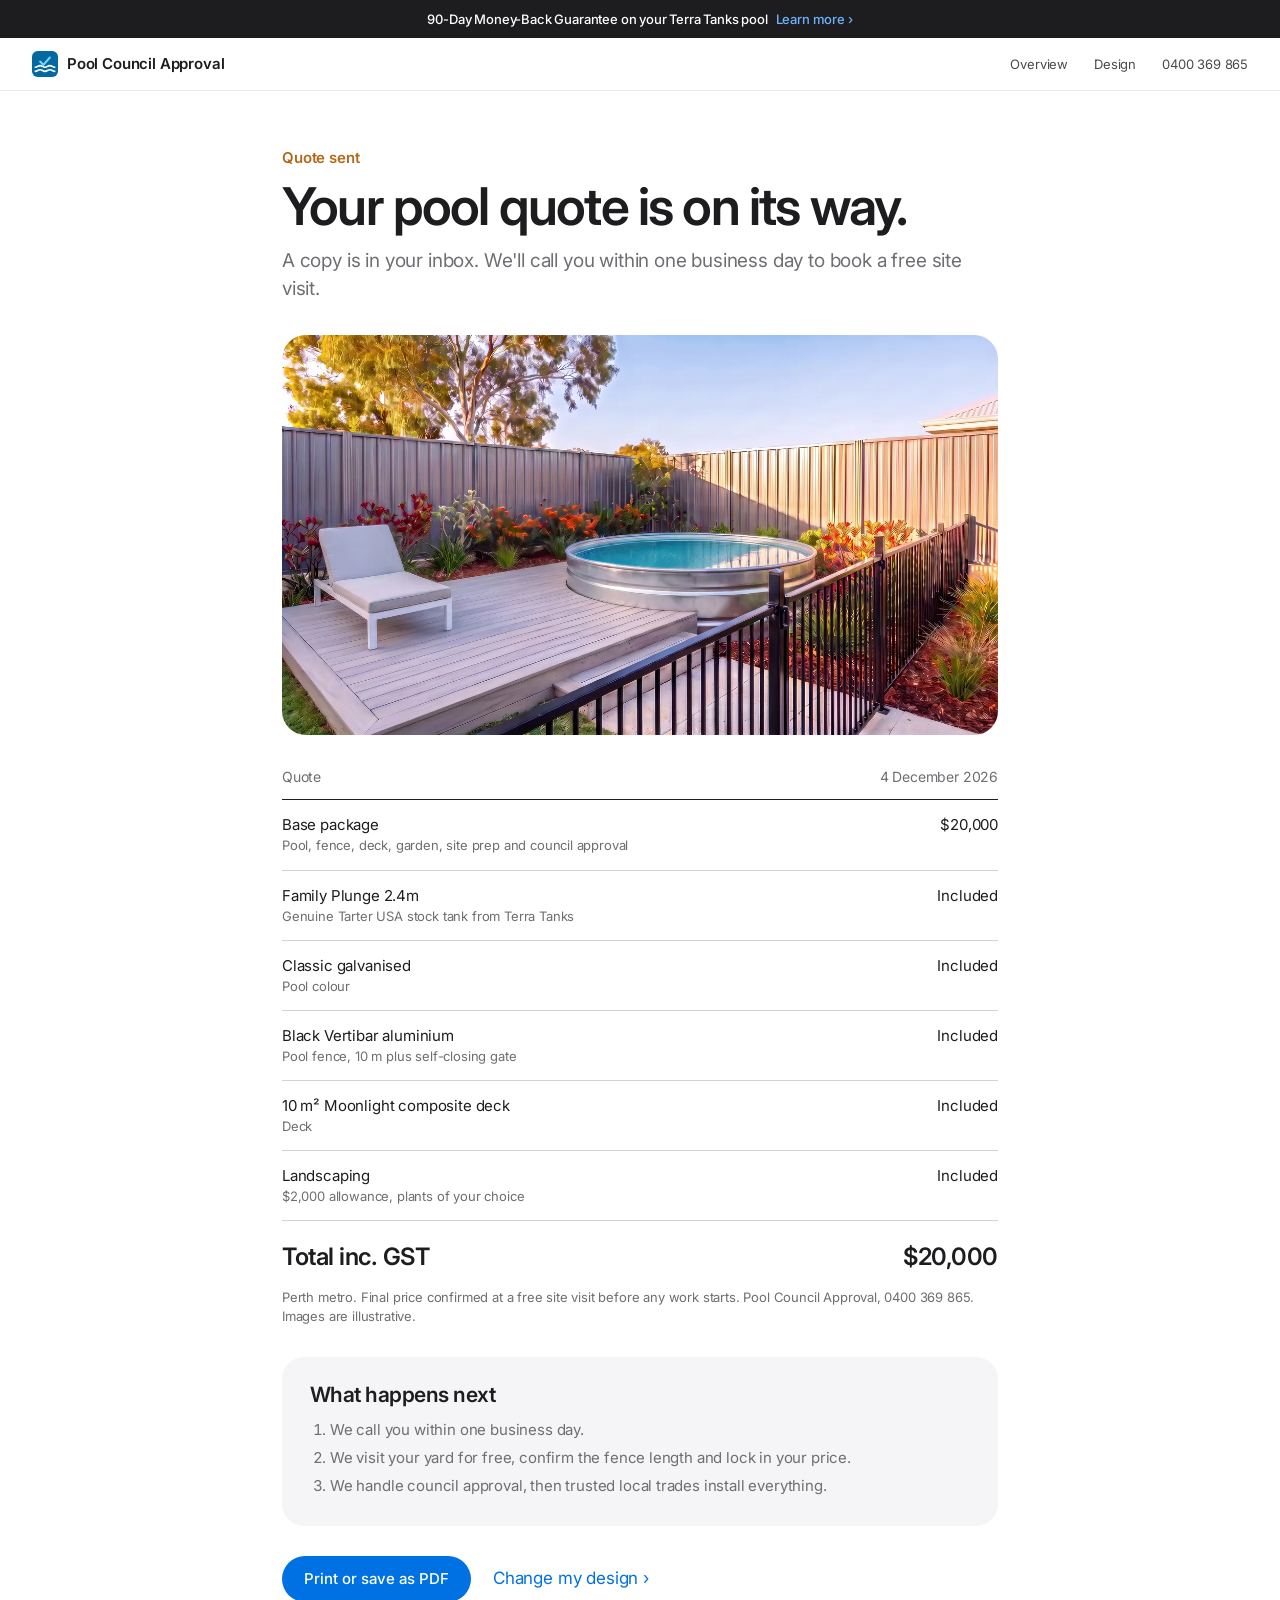
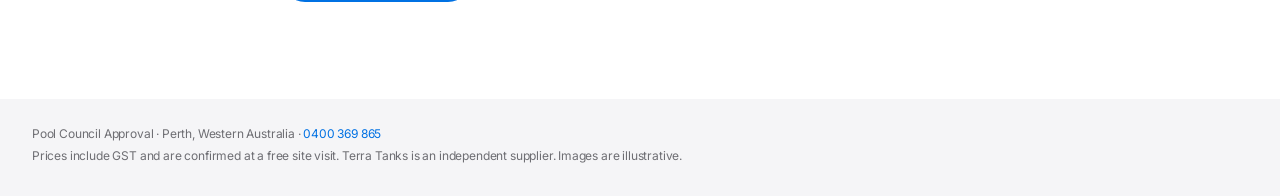
<file: quote-sent.html>
<!doctype html>
<html lang="en-AU">
<head>
<meta charset="utf-8">
<meta name="viewport" content="width=device-width, initial-scale=1">
<title>Your Pool Quote | Pool Council Approval</title>
<meta name="robots" content="noindex">
<link rel="icon" href="/favicon.svg" type="image/svg+xml">
<meta name="theme-color" content="#ffffff">
<link rel="preconnect" href="https://fonts.googleapis.com">
<link rel="preconnect" href="https://fonts.gstatic.com" crossorigin>
<link rel="stylesheet" href="https://fonts.googleapis.com/css2?family=Inter:wght@400;500;600;700&display=swap">
<link rel="stylesheet" href="/shop.css?v=4">
</head>
<body>
<a class="promo" href="/pool-packages.html#guarantee">90-Day Money-Back Guarantee<i> on your Terra Tanks pool</i><span>Learn more ›</span></a>
<header class="ah">
  <div class="aw ah-bar">
    <a class="ah-logo" href="/"><img src="/favicon.svg" alt="" width="26" height="26"><span>Pool Council Approval</span></a>
    <nav class="ah-nav" aria-label="Pool packages"><a href="/pool-packages.html">Overview</a><a href="/pool-builder.html">Design</a><a href="tel:+61400369865">0400 369 865</a></nav>
  </div>
</header>
<main class="qs">
  <div class="aw qs-in">
    <p class="kicker no-print">Quote sent</p>
    <h1>Your pool quote is on its way.</h1>
    <p class="sub">A copy is in your inbox. We'll call you within one business day to book a free site visit.</p>
    <img class="qs-photo" id="photo" alt="Your pool design" width="1400" height="781">
    <div class="meta"><span>Quote <strong id="num"></strong></span><span id="date"></span></div>
    <ul class="lines" id="lines"></ul>
    <p class="sum-total"><span>Total inc. GST</span><span id="total"></span></p>
    <p class="fine">Perth metro. Final price confirmed at a free site visit before any work starts. Pool Council Approval, 0400 369 865. Images are illustrative.</p>
    <div class="qs-next no-print">
      <h2>What happens next</h2>
      <ol>
        <li>We call you within one business day.</li>
        <li>We visit your yard for free, confirm the fence length and lock in your price.</li>
        <li>We handle council approval, then trusted local trades install everything.</li>
      </ol>
    </div>
    <p class="next no-print"><button class="abtn" type="button" onclick="window.print()">Print or save as PDF</button><a id="edit" href="/pool-builder.html">Change my design ›</a></p>
  </div>
</main>
<footer class="af" style="padding-bottom:28px"><div class="aw">
  <p>Pool Council Approval · Perth, Western Australia · <a href="tel:+61400369865">0400 369 865</a></p>
  <p>Prices include GST and are confirmed at a free site visit. Terra Tanks is an independent supplier. Images are illustrative.</p>
</div></footer>
<script src="/js/packages.js?v=6"></script>
<script>
var s = PKG.fromHash(location.hash), q = PKG.quote(s);
var num = (location.search.match(/[?&]n=([A-Z0-9-]+)/) || [])[1] || "";
document.getElementById("num").textContent = num;
document.getElementById("date").textContent = new Date().toLocaleDateString("en-AU", { day: "numeric", month: "long", year: "numeric" });
document.getElementById("lines").innerHTML = PKG.linesHTML(q);
document.getElementById("total").textContent = PKG.money(q.total);
document.getElementById("edit").href = "/pool-builder.html#" + PKG.toHash(s);
// Photo of this build, falling back to the nearest photo we have
var photos = PKG.photos(s), photo = document.getElementById("photo");
photo.onerror = function () { if (photos.length) PKG.img(photo, photos.shift()); else photo.hidden = true; };
photo.onerror();
</script>
</body>
</html>
</file>
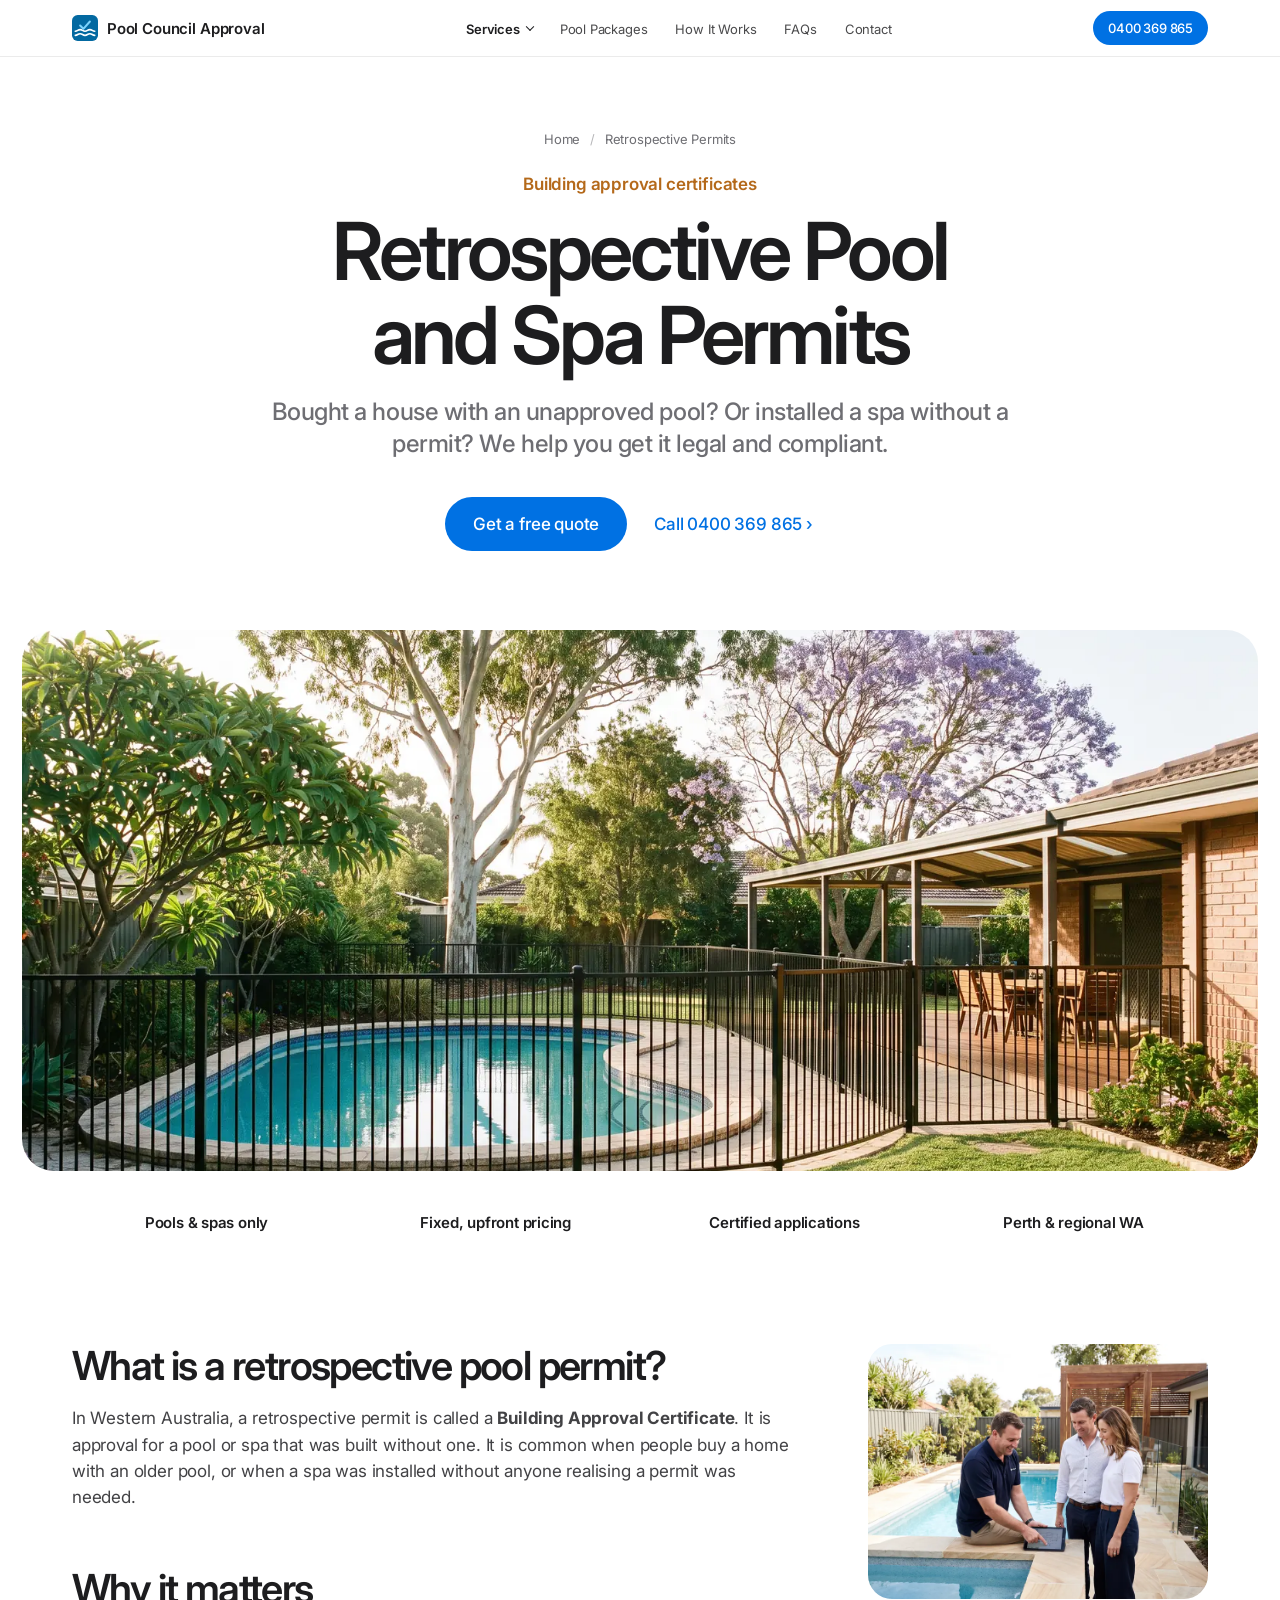
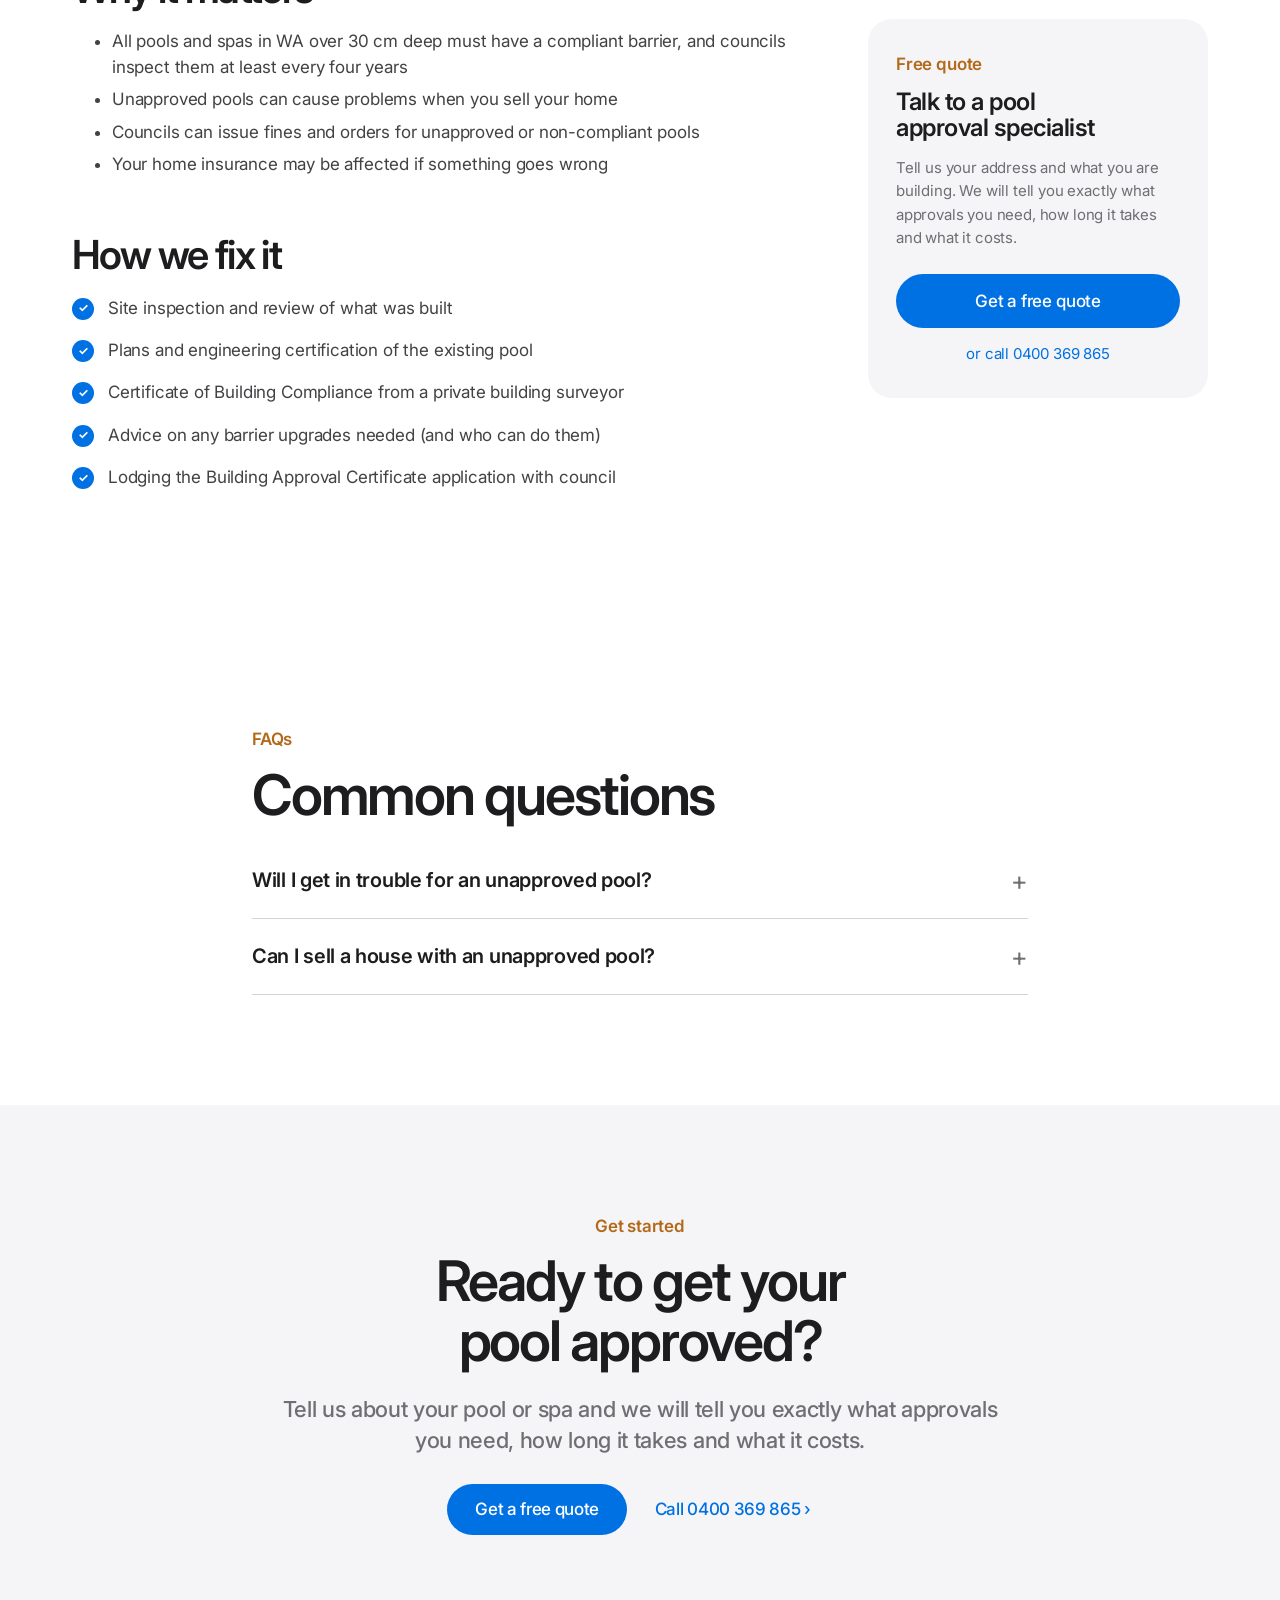
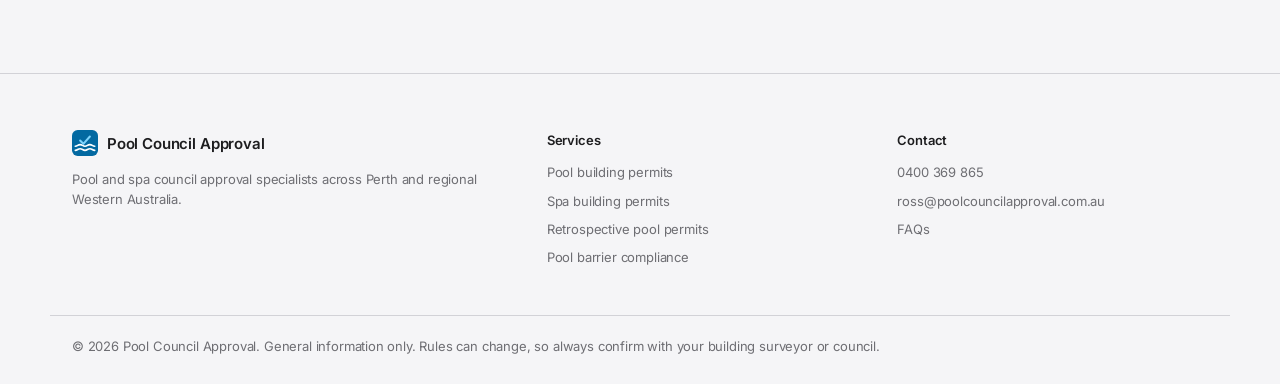
<file: retrospective-pool-permits.html>
<!doctype html>
<html lang="en-AU">
<head>
<meta charset="utf-8">
<meta name="viewport" content="width=device-width, initial-scale=1">
<title>Retrospective Pool Permits Perth &amp; WA | Pool Built Without a Permit?</title>
<meta name="description" content="Pool or spa built without a permit in WA? We arrange a Building Approval Certificate so your pool is legal and compliant. Confidential free quote.">
<link rel="canonical" href="https://poolcouncilapproval.com.au/retrospective-pool-permits.html">
<meta property="og:type" content="website">
<meta property="og:site_name" content="Pool Council Approval">
<meta property="og:title" content="Retrospective Pool Permits Perth &amp; WA | Pool Built Without a Permit?">
<meta property="og:description" content="Pool or spa built without a permit in WA? We arrange a Building Approval Certificate so your pool is legal and compliant. Confidential free quote.">
<meta property="og:url" content="https://poolcouncilapproval.com.au/retrospective-pool-permits.html">
<meta property="og:image" content="https://poolcouncilapproval.com.au/og-image.jpg">
<meta property="og:locale" content="en_AU">
<meta name="twitter:card" content="summary_large_image">
<link rel="icon" href="/favicon.svg" type="image/svg+xml">
<link rel="preconnect" href="https://fonts.googleapis.com">
<link rel="preconnect" href="https://fonts.gstatic.com" crossorigin>
<link rel="stylesheet" href="https://fonts.googleapis.com/css2?family=Inter:wght@400;500;600;700&display=swap">
<link rel="preload" as="image" href="/images/older-pool.webp" fetchpriority="high">
<link rel="stylesheet" href="/styles.css?v=2">
<script type="application/ld+json">{"@context": "https://schema.org", "@type": "BreadcrumbList", "itemListElement": [{"@type": "ListItem", "position": 1, "name": "Home", "item": "https://poolcouncilapproval.com.au/"}, {"@type": "ListItem", "position": 2, "name": "Retrospective Permits", "item": "https://poolcouncilapproval.com.au/retrospective-pool-permits.html"}]}</script>
<script type="application/ld+json">{"@context": "https://schema.org", "@type": "FAQPage", "mainEntity": [{"@type": "Question", "name": "Will I get in trouble for an unapproved pool?", "acceptedAnswer": {"@type": "Answer", "text": "Taking action to get it approved is the best step. We work with you and the building surveyor to bring the pool into line as smoothly as possible."}}, {"@type": "Question", "name": "Can I sell a house with an unapproved pool?", "acceptedAnswer": {"@type": "Answer", "text": "You can, but it often causes delays and price negotiations. Getting the pool approved first usually makes the sale smoother."}}]}</script>
</head>
<body>
<header class="top">
  <div class="wrap bar">
    <a class="logo" href="/"><img src="/favicon.svg" alt="" width="34" height="34"><span>Pool Council<em>Approval</em></span></a>
    <nav class="menu" aria-label="Main"><ul><li class="has-drop"><a class="drop-toggle is-active" href="/#services">Services</a><ul class="drop"><li><a href="/pool-permits.html"><strong>Pool Permits</strong><small>New pools, in-ground and above-ground</small></a></li><li><a href="/spa-permits.html"><strong>Spa Permits</strong><small>Spas, hot tubs and swim spas</small></a></li><li><a href="/retrospective-pool-permits.html" aria-current="page"><strong>Retrospective Permits</strong><small>Pools built without approval</small></a></li><li><a href="/pool-barrier-compliance.html"><strong>Barrier Compliance</strong><small>Pass your council fence inspection</small></a></li></ul></li><li><a href="/pool-packages.html">Pool Packages</a></li><li><a href="/how-it-works.html">How It Works</a></li><li><a href="/faqs.html">FAQs</a></li><li><a href="/contact.html">Contact</a></li></ul></nav>
    <a class="call" href="tel:+61400369865">0400 369 865</a>
  </div>
</header>
<main>
<section class="hero">
  <img class="hero-img" src="/images/older-pool.webp" alt="Older backyard pool in Perth with a new compliant pool fence" width="1600" height="900" fetchpriority="high">
  <div class="wrap hero-inner">
    <nav class="crumbs" aria-label="Breadcrumb"><a href="/">Home</a> <span>/</span> Retrospective Permits</nav>
    <p class="eyebrow light">Building approval certificates</p>
    <h1>Retrospective Pool and Spa Permits</h1>
    <p class="lead">Bought a house with an unapproved pool? Or installed a spa without a permit? We help you get it legal and compliant.</p>
    <p class="hero-btns"><a class="btn" href="/contact.html">Get a free quote</a> <a class="btn ghost" href="tel:+61400369865">Call 0400 369 865</a></p>
  </div>
</section>
<div class="trust"><div class="wrap">
  <span>Pools &amp; spas only</span><span>Fixed, upfront pricing</span><span>Certified applications</span><span>Perth &amp; regional WA</span>
</div></div>

<section class="wrap split"><article class="prose">
  <h2>What is a retrospective pool permit?</h2>
  <p>In Western Australia, a retrospective permit is called a <strong>Building Approval Certificate</strong>. It is approval for a pool or spa that was built without one. It is common when people buy a home with an older pool, or when a spa was installed without anyone realising a permit was needed.</p>

  <h2>Why it matters</h2>
  <ul>
    <li>All pools and spas in WA over 30 cm deep must have a compliant barrier, and councils inspect them at least every four years</li>
    <li>Unapproved pools can cause problems when you sell your home</li>
    <li>Councils can issue fines and orders for unapproved or non-compliant pools</li>
    <li>Your home insurance may be affected if something goes wrong</li>
  </ul>

  <h2>How we fix it</h2>
  <ul class="ticks">
    <li>Site inspection and review of what was built</li>
    <li>Plans and engineering certification of the existing pool</li>
    <li>Certificate of Building Compliance from a private building surveyor</li>
    <li>Advice on any barrier upgrades needed (and who can do them)</li>
    <li>Lodging the Building Approval Certificate application with council</li>
  </ul>
</article><aside class="side">
  <img class="side-img" src="/images/consultant-sm.webp" alt="Pool approval consultant reviewing plans with homeowners beside their new pool" loading="lazy" width="800" height="600">
  <div class="side-card">
    <p class="eyebrow">Free quote</p>
    <h3>Talk to a pool approval specialist</h3>
    <p>Tell us your address and what you are building. We will tell you exactly what approvals you need, how long it takes and what it costs.</p>
    <a class="btn" href="/contact.html">Get a free quote</a>
    <a class="side-phone" href="tel:+61400369865">or call 0400 369 865</a>
  </div>
</aside></section>

<section class="faq"><div class="wrap narrow"><p class="eyebrow">FAQs</p><h2>Common questions</h2><details><summary>Will I get in trouble for an unapproved pool?</summary><p>Taking action to get it approved is the best step. We work with you and the building surveyor to bring the pool into line as smoothly as possible.</p></details><details><summary>Can I sell a house with an unapproved pool?</summary><p>You can, but it often causes delays and price negotiations. Getting the pool approved first usually makes the sale smoother.</p></details></div></section>
<section class="cta">
  <img src="/images/aerial.webp" alt="" loading="lazy" width="1600" height="900">
  <div class="wrap">
    <p class="eyebrow light">Get started</p>
    <h2>Ready to get your pool approved?</h2>
    <p>Tell us about your pool or spa and we will tell you exactly what approvals you need, how long it takes and what it costs.</p>
    <p><a class="btn" href="/contact.html">Get a free quote</a> <a class="btn ghost" href="tel:+61400369865">Call 0400 369 865</a></p>
  </div>
</section>
</main>
<footer>
  <div class="wrap cols">
    <div><a class="logo light" href="/"><img src="/favicon.svg" alt="" width="34" height="34"><span>Pool Council<em>Approval</em></span></a><p>Pool and spa council approval specialists across Perth and regional Western Australia.</p></div>
    <div><strong>Services</strong><ul>
      <li><a href="/pool-permits.html">Pool building permits</a></li>
      <li><a href="/spa-permits.html">Spa building permits</a></li>
      <li><a href="/retrospective-pool-permits.html">Retrospective pool permits</a></li>
      <li><a href="/pool-barrier-compliance.html">Pool barrier compliance</a></li>
    </ul></div>
    <div><strong>Contact</strong><ul>
      <li><a href="tel:+61400369865">0400 369 865</a></li>
      <li><a href="mailto:ross@poolcouncilapproval.com.au">ross@poolcouncilapproval.com.au</a></li>
      <li><a href="/faqs.html">FAQs</a></li>
    </ul></div>
  </div>
  <p class="wrap small">© 2026 Pool Council Approval. General information only. Rules can change, so always confirm with your building surveyor or council.</p>
</footer>
</body>
</html>
</file>
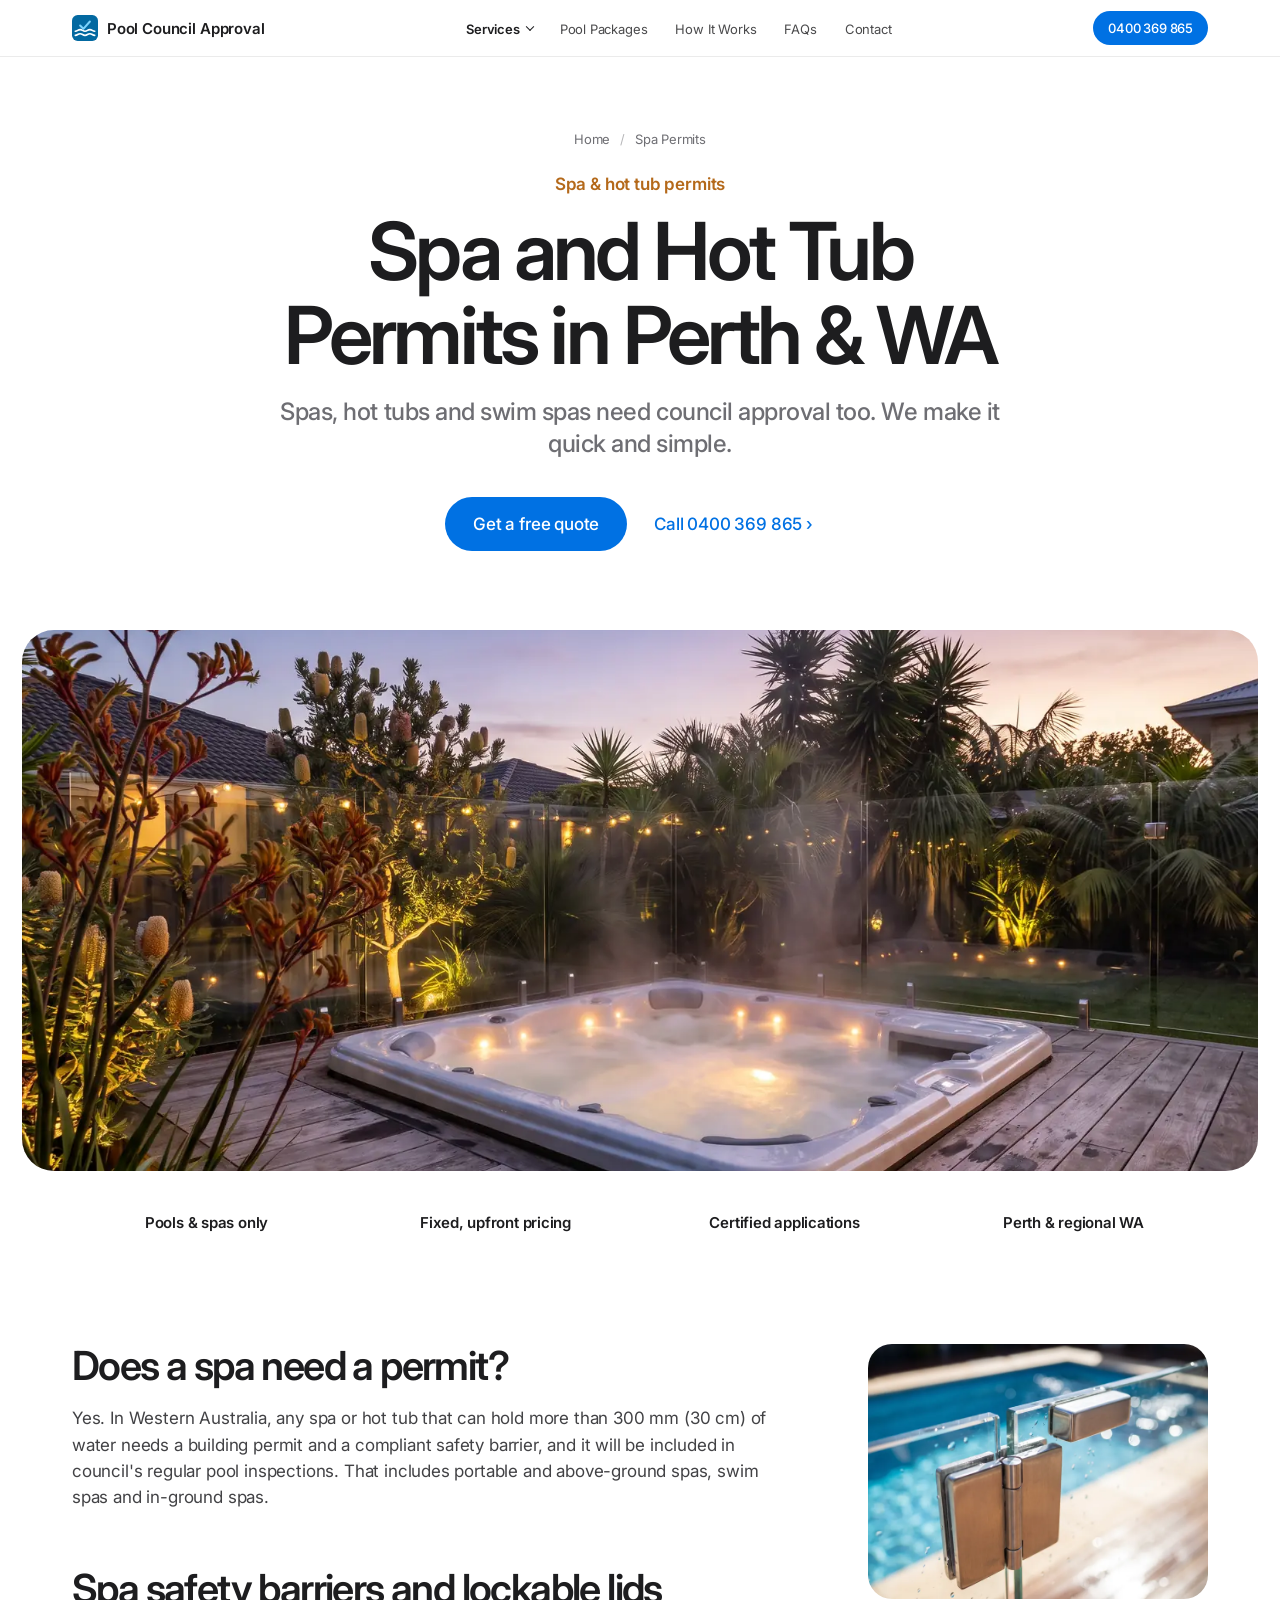
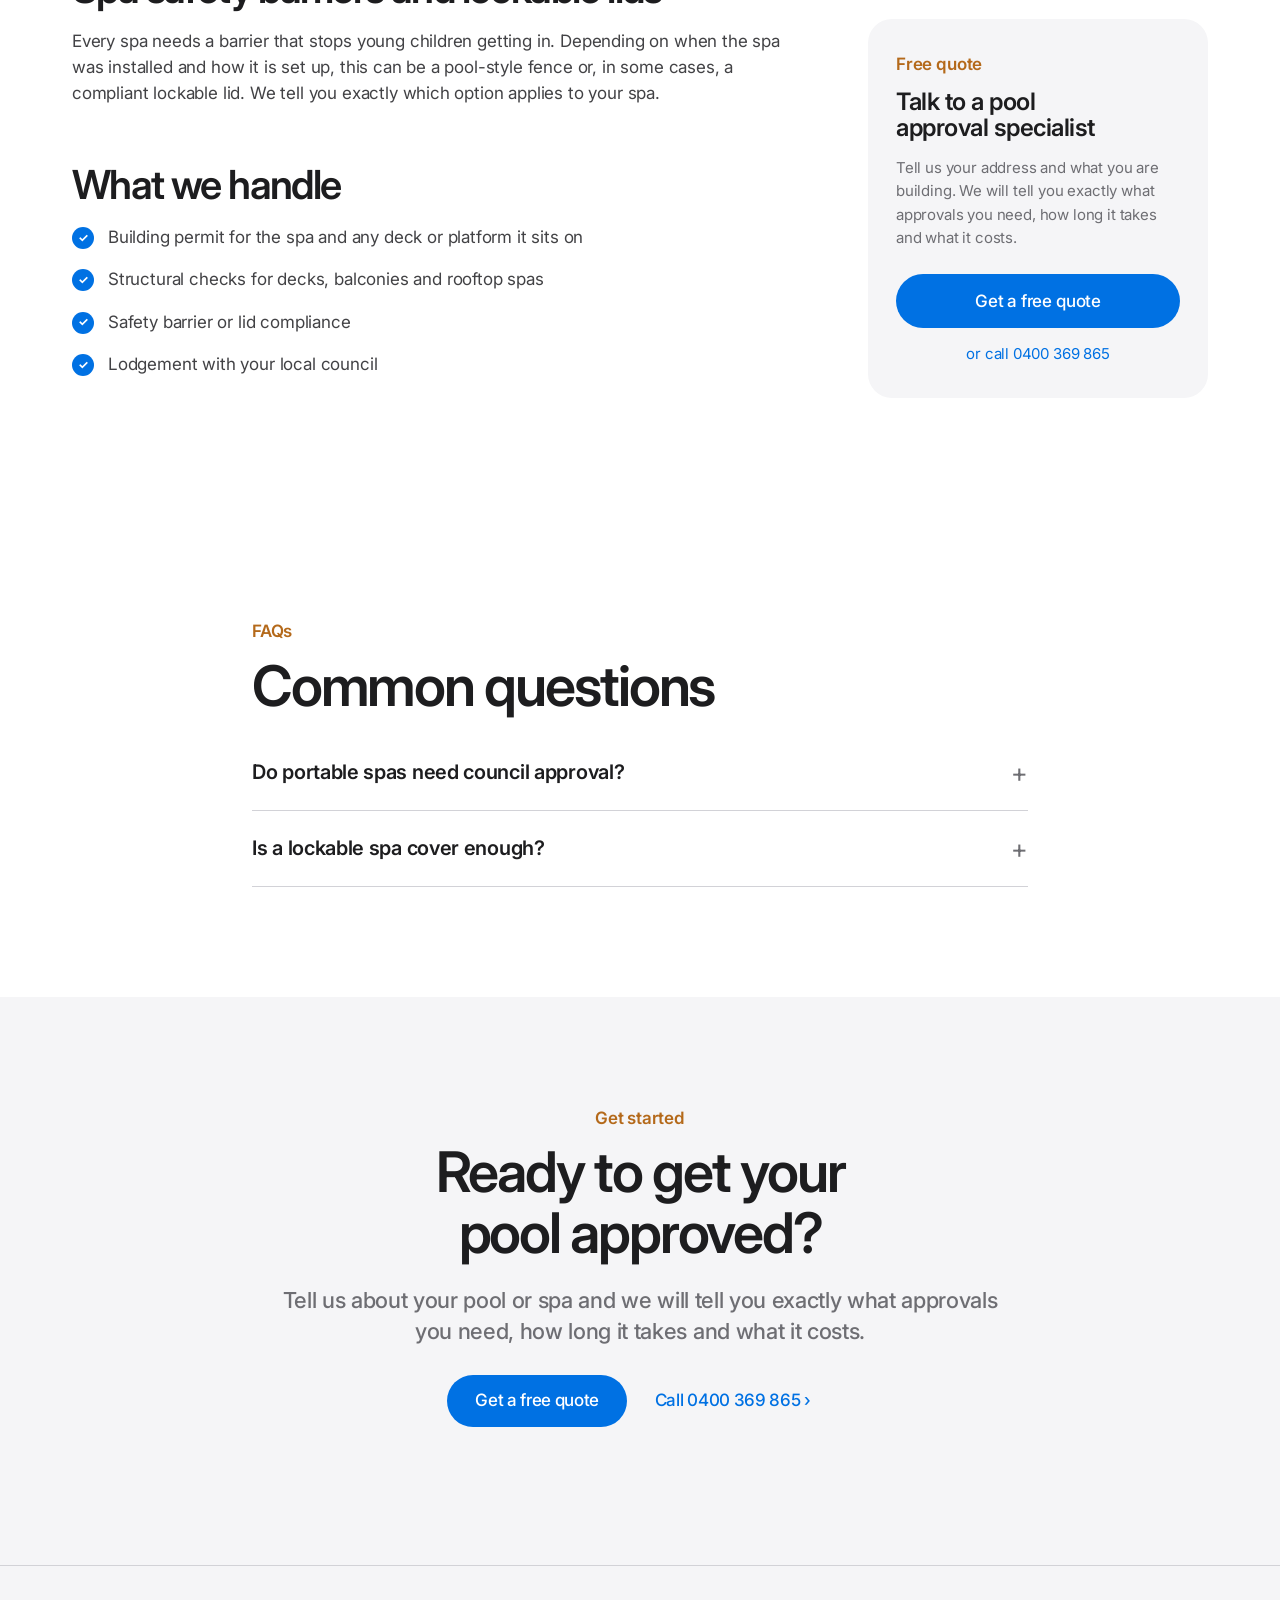
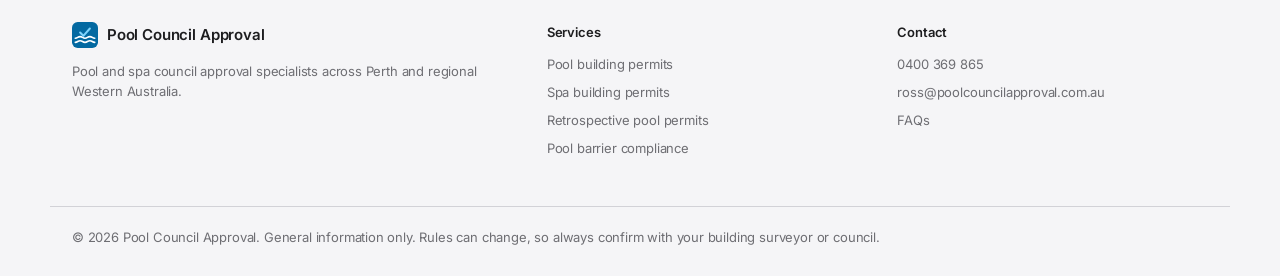
<file: spa-permits.html>
<!doctype html>
<html lang="en-AU">
<head>
<meta charset="utf-8">
<meta name="viewport" content="width=device-width, initial-scale=1">
<title>Spa &amp; Hot Tub Permits Perth &amp; WA | Council Approval for Spas</title>
<meta name="description" content="Do you need a permit for a spa or hot tub in WA? Yes, if it holds more than 30 cm of water. We handle spa building permits, barriers and council approval.">
<link rel="canonical" href="https://poolcouncilapproval.com.au/spa-permits.html">
<meta property="og:type" content="website">
<meta property="og:site_name" content="Pool Council Approval">
<meta property="og:title" content="Spa &amp; Hot Tub Permits Perth &amp; WA | Council Approval for Spas">
<meta property="og:description" content="Do you need a permit for a spa or hot tub in WA? Yes, if it holds more than 30 cm of water. We handle spa building permits, barriers and council approval.">
<meta property="og:url" content="https://poolcouncilapproval.com.au/spa-permits.html">
<meta property="og:image" content="https://poolcouncilapproval.com.au/og-image.jpg">
<meta property="og:locale" content="en_AU">
<meta name="twitter:card" content="summary_large_image">
<link rel="icon" href="/favicon.svg" type="image/svg+xml">
<link rel="preconnect" href="https://fonts.googleapis.com">
<link rel="preconnect" href="https://fonts.gstatic.com" crossorigin>
<link rel="stylesheet" href="https://fonts.googleapis.com/css2?family=Inter:wght@400;500;600;700&display=swap">
<link rel="preload" as="image" href="/images/spa.webp" fetchpriority="high">
<link rel="stylesheet" href="/styles.css?v=2">
<script type="application/ld+json">{"@context": "https://schema.org", "@type": "BreadcrumbList", "itemListElement": [{"@type": "ListItem", "position": 1, "name": "Home", "item": "https://poolcouncilapproval.com.au/"}, {"@type": "ListItem", "position": 2, "name": "Spa Permits", "item": "https://poolcouncilapproval.com.au/spa-permits.html"}]}</script>
<script type="application/ld+json">{"@context": "https://schema.org", "@type": "FAQPage", "mainEntity": [{"@type": "Question", "name": "Do portable spas need council approval?", "acceptedAnswer": {"@type": "Answer", "text": "Yes, if the spa can hold more than 30 cm of water. Portable spas still need a building permit and a compliant barrier."}}, {"@type": "Question", "name": "Is a lockable spa cover enough?", "acceptedAnswer": {"@type": "Answer", "text": "Sometimes. It depends on when the spa was installed and the standard that applies. We assess your spa and confirm whether a lid is acceptable or a fence is needed."}}]}</script>
</head>
<body>
<header class="top">
  <div class="wrap bar">
    <a class="logo" href="/"><img src="/favicon.svg" alt="" width="34" height="34"><span>Pool Council<em>Approval</em></span></a>
    <nav class="menu" aria-label="Main"><ul><li class="has-drop"><a class="drop-toggle is-active" href="/#services">Services</a><ul class="drop"><li><a href="/pool-permits.html"><strong>Pool Permits</strong><small>New pools, in-ground and above-ground</small></a></li><li><a href="/spa-permits.html" aria-current="page"><strong>Spa Permits</strong><small>Spas, hot tubs and swim spas</small></a></li><li><a href="/retrospective-pool-permits.html"><strong>Retrospective Permits</strong><small>Pools built without approval</small></a></li><li><a href="/pool-barrier-compliance.html"><strong>Barrier Compliance</strong><small>Pass your council fence inspection</small></a></li></ul></li><li><a href="/pool-packages.html">Pool Packages</a></li><li><a href="/how-it-works.html">How It Works</a></li><li><a href="/faqs.html">FAQs</a></li><li><a href="/contact.html">Contact</a></li></ul></nav>
    <a class="call" href="tel:+61400369865">0400 369 865</a>
  </div>
</header>
<main>
<section class="hero">
  <img class="hero-img" src="/images/spa.webp" alt="Outdoor spa on a timber deck with a glass safety barrier at dusk" width="1600" height="900" fetchpriority="high">
  <div class="wrap hero-inner">
    <nav class="crumbs" aria-label="Breadcrumb"><a href="/">Home</a> <span>/</span> Spa Permits</nav>
    <p class="eyebrow light">Spa &amp; hot tub permits</p>
    <h1>Spa and Hot Tub Permits in Perth &amp; WA</h1>
    <p class="lead">Spas, hot tubs and swim spas need council approval too. We make it quick and simple.</p>
    <p class="hero-btns"><a class="btn" href="/contact.html">Get a free quote</a> <a class="btn ghost" href="tel:+61400369865">Call 0400 369 865</a></p>
  </div>
</section>
<div class="trust"><div class="wrap">
  <span>Pools &amp; spas only</span><span>Fixed, upfront pricing</span><span>Certified applications</span><span>Perth &amp; regional WA</span>
</div></div>

<section class="wrap split"><article class="prose">
  <h2>Does a spa need a permit?</h2>
  <p>Yes. In Western Australia, any spa or hot tub that can hold more than 300 mm (30 cm) of water needs a building permit and a compliant safety barrier, and it will be included in council's regular pool inspections. That includes portable and above-ground spas, swim spas and in-ground spas.</p>

  <h2>Spa safety barriers and lockable lids</h2>
  <p>Every spa needs a barrier that stops young children getting in. Depending on when the spa was installed and how it is set up, this can be a pool-style fence or, in some cases, a compliant lockable lid. We tell you exactly which option applies to your spa.</p>

  <h2>What we handle</h2>
  <ul class="ticks">
    <li>Building permit for the spa and any deck or platform it sits on</li>
    <li>Structural checks for decks, balconies and rooftop spas</li>
    <li>Safety barrier or lid compliance</li>
    <li>Lodgement with your local council</li>
  </ul>
</article><aside class="side">
  <img class="side-img" src="/images/gate-sm.webp" alt="Glass pool fence gate with a self-closing hinge and safety latch" loading="lazy" width="800" height="600">
  <div class="side-card">
    <p class="eyebrow">Free quote</p>
    <h3>Talk to a pool approval specialist</h3>
    <p>Tell us your address and what you are building. We will tell you exactly what approvals you need, how long it takes and what it costs.</p>
    <a class="btn" href="/contact.html">Get a free quote</a>
    <a class="side-phone" href="tel:+61400369865">or call 0400 369 865</a>
  </div>
</aside></section>

<section class="faq"><div class="wrap narrow"><p class="eyebrow">FAQs</p><h2>Common questions</h2><details><summary>Do portable spas need council approval?</summary><p>Yes, if the spa can hold more than 30 cm of water. Portable spas still need a building permit and a compliant barrier.</p></details><details><summary>Is a lockable spa cover enough?</summary><p>Sometimes. It depends on when the spa was installed and the standard that applies. We assess your spa and confirm whether a lid is acceptable or a fence is needed.</p></details></div></section>
<section class="cta">
  <img src="/images/aerial.webp" alt="" loading="lazy" width="1600" height="900">
  <div class="wrap">
    <p class="eyebrow light">Get started</p>
    <h2>Ready to get your pool approved?</h2>
    <p>Tell us about your pool or spa and we will tell you exactly what approvals you need, how long it takes and what it costs.</p>
    <p><a class="btn" href="/contact.html">Get a free quote</a> <a class="btn ghost" href="tel:+61400369865">Call 0400 369 865</a></p>
  </div>
</section>
</main>
<footer>
  <div class="wrap cols">
    <div><a class="logo light" href="/"><img src="/favicon.svg" alt="" width="34" height="34"><span>Pool Council<em>Approval</em></span></a><p>Pool and spa council approval specialists across Perth and regional Western Australia.</p></div>
    <div><strong>Services</strong><ul>
      <li><a href="/pool-permits.html">Pool building permits</a></li>
      <li><a href="/spa-permits.html">Spa building permits</a></li>
      <li><a href="/retrospective-pool-permits.html">Retrospective pool permits</a></li>
      <li><a href="/pool-barrier-compliance.html">Pool barrier compliance</a></li>
    </ul></div>
    <div><strong>Contact</strong><ul>
      <li><a href="tel:+61400369865">0400 369 865</a></li>
      <li><a href="mailto:ross@poolcouncilapproval.com.au">ross@poolcouncilapproval.com.au</a></li>
      <li><a href="/faqs.html">FAQs</a></li>
    </ul></div>
  </div>
  <p class="wrap small">© 2026 Pool Council Approval. General information only. Rules can change, so always confirm with your building surveyor or council.</p>
</footer>
</body>
</html>
</file>
<file: styles.css>
/* Main site look. Matches the pool designer: calm Apple style, white and light grey,
   big bold headings, and blue as the one accent colour for buttons and links. */
:root {
  --ink: #1d1d1f;
  --grey: #6e6e73;
  --hair: #d2d2d7;
  --panel: #f5f5f7;
  --blue: #0071e3;
  --warm: #b4691a;
  --sans: "Inter", -apple-system, BlinkMacSystemFont, "SF Pro Text", "Helvetica Neue", Arial, sans-serif;
}
* { box-sizing: border-box; }
html { scroll-behavior: smooth; }
body { margin: 0; font-family: var(--sans); color: var(--ink); line-height: 1.55; background: #fff; font-size: 17px; letter-spacing: -0.01em; -webkit-font-smoothing: antialiased; }
img { max-width: 100%; height: auto; display: block; }
a { color: var(--blue); text-decoration: none; }
a:hover { text-decoration: underline; }
h1, h2, h3 { font-weight: 600; line-height: 1.08; color: var(--ink); letter-spacing: -0.03em; text-wrap: balance; }
h2 { font-size: clamp(34px, 5vw, 56px); margin: 0 0 18px; letter-spacing: -0.04em; }
h3 { font-size: 21px; margin: 0 0 8px; letter-spacing: -0.02em; }
.wrap { max-width: 1180px; margin: 0 auto; padding: 0 22px; }
.narrow { max-width: 820px; }
section, section.wrap { padding-top: 110px; padding-bottom: 110px; }
.center { text-align: center; }
.small { font-size: 13px; color: var(--grey); }
.eyebrow { font-size: 17px; font-weight: 600; letter-spacing: -0.01em; color: var(--warm); margin: 0 0 12px; }
.intro { max-width: 760px; margin-bottom: 56px; }
.intro .eyebrow { color: var(--warm); font-size: 17px; font-weight: 600; }
.intro p { color: var(--grey); font-size: clamp(19px, 2vw, 22px); font-weight: 500; line-height: 1.4; letter-spacing: -0.015em; }
.dark .intro { margin-left: auto; margin-right: auto; text-align: center; }
:focus-visible { outline: 2px solid var(--blue); outline-offset: 3px; }

/* Header: thin, see-through, like the designer */
.top { position: sticky; top: 0; z-index: 20; background: rgba(255,255,255,.82); backdrop-filter: saturate(180%) blur(20px); -webkit-backdrop-filter: saturate(180%) blur(20px); border-bottom: 1px solid rgba(0,0,0,.08); }
.bar { display: flex; align-items: center; justify-content: space-between; gap: 24px; height: 56px; }
.logo { display: flex; align-items: center; gap: 9px; color: var(--ink); flex-shrink: 0; }
.logo:hover { text-decoration: none; }
.logo img { width: 26px; height: 26px; }
.logo span { font-size: 15px; font-weight: 600; line-height: 1; }
.logo em { font-style: normal; margin-left: 4px; }
.menu ul { list-style: none; margin: 0; padding: 0; display: flex; gap: 28px; }
.menu a { color: var(--ink); opacity: .8; font-size: 13px; white-space: nowrap; padding: 6px 0; }
.menu a:hover { opacity: 1; text-decoration: none; }
.menu a[aria-current], .menu a.is-active { opacity: 1; font-weight: 600; }
.call { flex-shrink: 0; font-weight: 500; font-size: 13px; color: #fff; background: var(--blue); padding: 7px 15px; border-radius: 980px; transition: background .2s; }
.call:hover { background: #0077ed; text-decoration: none; }

/* Services dropdown */
.has-drop { position: relative; margin-right: 12px; }
.drop-toggle::before { content: ""; position: absolute; right: -13px; top: 50%; width: 5px; height: 5px; border-right: 1.5px solid currentColor; border-bottom: 1.5px solid currentColor; transform: translateY(-70%) rotate(45deg); }
.menu .drop { position: absolute; left: -18px; top: 100%; display: block; min-width: 300px; padding: 8px; margin-top: 14px; background: rgba(255,255,255,.96); backdrop-filter: blur(20px); -webkit-backdrop-filter: blur(20px); border: 1px solid rgba(0,0,0,.06); border-radius: 18px; box-shadow: 0 20px 50px rgba(0,0,0,.12); opacity: 0; visibility: hidden; transform: translateY(6px); transition: opacity .2s, transform .2s, visibility .2s; }
.menu .drop::before { content: ""; position: absolute; left: 0; right: 0; top: -16px; height: 16px; }
.has-drop:hover .drop, .has-drop:focus-within .drop { opacity: 1; visibility: visible; transform: translateY(0); }
.menu .drop a { display: block; padding: 11px 14px; border-radius: 12px; white-space: normal; opacity: 1; }
.menu .drop a:hover, .menu .drop a[aria-current] { background: var(--panel); }
.drop strong { display: block; font-size: 15px; font-weight: 600; }
.drop small { display: block; color: var(--grey); font-size: 13px; margin-top: 1px; }

/* Buttons: blue pill, and a plain blue link with an arrow */
.btn { display: inline-block; background: var(--blue); color: #fff; font-weight: 500; font-size: 17px; padding: 14px 28px; border-radius: 980px; border: 0; cursor: pointer; margin: 6px 12px 6px 0; transition: background .2s; font-family: var(--sans); }
.btn:hover { background: #0077ed; text-decoration: none; }
.btn.ghost { background: none; color: var(--blue); padding-left: 10px; padding-right: 10px; }
.btn.ghost::after { content: " ›"; }
.btn.ghost:hover { background: none; text-decoration: underline; }

/* Hero: big centred heading on white, the photo sits underneath in a rounded frame */
.hero { display: flex; flex-direction: column; text-align: center; padding: 72px 0 0; }
.hero-inner { order: 0; max-width: 940px; }
.hero h1 { font-size: clamp(40px, 6.4vw, 80px); letter-spacing: -0.045em; line-height: 1.04; margin: 0 auto 20px; }
.hero.home h1 { font-size: clamp(42px, 6.8vw, 86px); }
.lead { font-size: clamp(19px, 2.2vw, 24px); font-weight: 500; letter-spacing: -0.02em; line-height: 1.35; color: var(--grey); max-width: 760px; margin: 0 auto 30px; }
.hero-img { order: 1; width: calc(100% - 44px); max-width: 1400px; margin: 56px auto 0; aspect-ratio: 16 / 7; object-fit: cover; border-radius: 32px; background: var(--panel); }
.crumbs { font-size: 13px; color: var(--grey); margin-bottom: 22px; }
.crumbs a { color: var(--grey); }
.crumbs span { margin: 0 6px; opacity: .5; }

/* Trust strip under the hero photo */
.trust { color: var(--grey); font-size: 15px; }
.trust .wrap { display: grid; grid-template-columns: repeat(4, 1fr); gap: 20px; text-align: center; padding-top: 40px; padding-bottom: 0; }
.trust span { color: var(--ink); font-weight: 600; letter-spacing: -0.015em; }

/* Service cards */
.cards { display: grid; grid-template-columns: repeat(auto-fit, minmax(250px, 1fr)); gap: 20px; }
.card { display: flex; flex-direction: column; background: var(--panel); border-radius: 24px; overflow: hidden; color: var(--ink); transition: transform .3s ease, box-shadow .3s ease; }
.card:hover { text-decoration: none; transform: translateY(-4px); box-shadow: 0 18px 40px rgba(0,0,0,.08); }
.card img { aspect-ratio: 4/3; object-fit: cover; width: 100%; }
.card div { padding: 22px 24px 26px; display: flex; flex-direction: column; flex: 1; }
.card p { color: var(--grey); font-size: 15px; margin: 0 0 16px; flex: 1; }
.card span { color: var(--blue); font-size: 15px; }

/* Grey band + numbered steps */
.dark { background: var(--panel); }
.steps { counter-reset: s; list-style: none; padding: 0; margin: 0; display: grid; grid-template-columns: repeat(auto-fit, minmax(200px, 1fr)); gap: 20px; }
.steps li { counter-increment: s; padding: 30px 26px; border-radius: 24px; background: var(--panel); }
.dark .steps li { background: #fff; }
.steps li::before { content: counter(s); display: grid; place-items: center; width: 34px; height: 34px; border-radius: 50%; background: var(--ink); color: #fff; font-size: 15px; font-weight: 600; margin-bottom: 20px; }
.steps p { font-size: 15px; color: var(--grey); margin: 0; }
.link-light { font-size: 17px; display: inline-block; margin-top: 44px; }

/* Feature split */
.feature { display: grid; grid-template-columns: 1fr 1fr; gap: 72px; align-items: center; }
.feature-img img { border-radius: 28px; aspect-ratio: 4/5; object-fit: cover; width: 100%; background: var(--panel); }

/* Ticks */
.ticks { list-style: none; padding: 0; margin: 0; }
.ticks li { padding: 0 0 0 36px; position: relative; margin-bottom: 16px; }
.ticks li::before { content: "✓"; position: absolute; left: 0; top: 3px; width: 22px; height: 22px; border-radius: 50%; background: var(--blue); color: #fff; font-size: 12px; font-weight: 700; display: grid; place-items: center; }

/* Inner page split */
.split { display: grid; grid-template-columns: minmax(0, 1fr) 340px; gap: 72px; align-items: start; }
.prose h2 { font-size: clamp(28px, 3.4vw, 40px); margin-top: 56px; }
.prose h2:first-child { margin-top: 0; }
.prose p, .prose li { color: #424245; }
.prose ul:not(.ticks) li { margin-bottom: 6px; }
.side { position: sticky; top: 80px; }
.side-card { background: var(--panel); border-radius: 24px; padding: 32px 28px; }
.side-card h3 { font-size: 24px; }
.side-card p:not(.eyebrow) { font-size: 15px; color: var(--grey); }
.side-card .btn { width: 100%; text-align: center; margin: 10px 0 0; }
.side-phone { display: block; text-align: center; margin-top: 14px; font-size: 15px; }

/* FAQ */
.faq details { border-bottom: 1px solid var(--hair); }
.faq summary { font-size: 20px; font-weight: 600; letter-spacing: -0.015em; cursor: pointer; list-style: none; padding: 22px 34px 22px 0; position: relative; }
.faq summary::-webkit-details-marker { display: none; }
.faq summary::after { content: "+"; position: absolute; right: 0; top: 18px; font-size: 26px; font-weight: 400; color: var(--grey); }
.faq details[open] summary::after { content: "\2212"; }
.faq details p { margin: 0 0 22px; color: var(--grey); }

/* Closing call to action: grey band, centred. The old background photo is not shown. */
.cta { text-align: center; background: var(--panel); }
.cta > img { display: none; }
.cta .wrap { max-width: 760px; }
.cta .eyebrow { color: var(--warm); font-size: 17px; font-weight: 600; }
.cta p { color: var(--grey); font-size: clamp(19px, 2vw, 22px); font-weight: 500; letter-spacing: -0.015em; line-height: 1.4; }
.cta .btn.ghost, .hero .btn.ghost { font-size: 17px; }

/* Contact form */
.form { display: grid; gap: 18px; max-width: 640px; background: var(--panel); border-radius: 24px; padding: 40px; }
.form label { display: grid; gap: 6px; font-weight: 500; font-size: 15px; }
.form input, .form select, .form textarea { font: inherit; padding: 13px 16px; border: 1px solid var(--hair); border-radius: 12px; width: 100%; background: #fff; transition: border-color .2s, box-shadow .2s; }
.form input:focus, .form select:focus, .form textarea:focus { outline: none; border-color: var(--blue); box-shadow: 0 0 0 4px rgba(0,113,227,.15); }
.form .btn { justify-self: start; }

/* Footer: light grey, small text, like Apple */
footer { background: var(--panel); color: var(--grey); padding: 56px 0 28px; font-size: 13px; border-top: 1px solid var(--hair); }
footer a { color: var(--grey); }
footer a:hover { color: var(--ink); }
footer strong { color: var(--ink); font-weight: 600; display: block; margin-bottom: 12px; }
footer ul { list-style: none; padding: 0; margin: 0; }
footer li { margin-bottom: 8px; }
footer .logo span { font-size: 15px; }
.cols { display: grid; grid-template-columns: 1.4fr 1fr 1fr; gap: 40px; }
footer .small { border-top: 1px solid var(--hair); padding-top: 20px; margin-top: 40px; }

@media (max-width: 1080px) {
  .bar { flex-wrap: wrap; height: auto; padding-top: 12px; padding-bottom: 0; row-gap: 4px; }
  .menu { order: 3; width: 100%; overflow-x: auto; scrollbar-width: none; }
  .menu ul { gap: 22px; padding-bottom: 8px; }
  .has-drop, .menu .drop { display: contents; opacity: 1; visibility: visible; }
  .has-drop { margin: 0; }
  .drop-toggle, .drop small { display: none; }
  .drop strong { font-size: 13px; font-weight: 400; }
  .menu .drop a { padding: 6px 0; white-space: nowrap; opacity: .8; }
  .menu li { flex-shrink: 0; }
  .menu .drop a:hover, .menu .drop a[aria-current] { background: none; }
  .menu .drop a[aria-current] strong { font-weight: 600; }
}
@media (max-width: 900px) {
  section, section.wrap { padding-top: 80px; padding-bottom: 80px; }
  .hero { padding-top: 48px; padding-bottom: 0; }
  .feature, .split { grid-template-columns: 1fr; gap: 44px; }
  .side { position: static; }
  .feature-img img { aspect-ratio: 4/3; }
  .cols { grid-template-columns: 1fr; }
  .trust .wrap { grid-template-columns: 1fr 1fr; }
}
@media (max-width: 600px) {
  body { font-size: 16px; }
  .lead { font-size: 18px; }
  .hero-img { width: calc(100% - 24px); margin-top: 40px; aspect-ratio: 4 / 3; border-radius: 20px; }
  .form { padding: 26px 20px; }
  .btn:not(.ghost) { width: 100%; text-align: center; margin-right: 0; }
}
.contact { align-items: start; }
.contact-img { border-radius: 24px; aspect-ratio: 4/3; object-fit: cover; width: 100%; margin-bottom: 32px; }
.side-img { border-radius: 24px; aspect-ratio: 4/3; object-fit: cover; width: 100%; margin-bottom: 20px; }
</file>
<file: shop.css>
/* Stock tank pool shop: overview, designer and quote pages.
   Calm Apple-style look. Blue is the one accent colour, for buttons and selected options. */
:root {
  --ink: #1d1d1f;
  --grey: #6e6e73;
  --hair: #d2d2d7;
  --panel: #f5f5f7;
  --blue: #0071e3;
  --warm: #b4691a;
  --font: "Inter", -apple-system, BlinkMacSystemFont, "SF Pro Text", "Helvetica Neue", Arial, sans-serif;
}
* { box-sizing: border-box; }
html { scroll-behavior: smooth; }
body { margin: 0; font-family: var(--font); color: var(--ink); background: #fff; font-size: 17px; line-height: 1.47; letter-spacing: -0.01em; -webkit-font-smoothing: antialiased; }
img { max-width: 100%; display: block; }
a { color: var(--blue); text-decoration: none; }
a:hover { text-decoration: underline; }
h1, h2, h3 { font-weight: 600; letter-spacing: -0.025em; line-height: 1.1; margin: 0; text-wrap: balance; }
.aw { max-width: 1260px; margin: 0 auto; padding: 0 22px; }
.kicker { display: block; color: var(--warm); font-size: 15px; font-weight: 600; letter-spacing: -0.01em; line-height: 1.4; margin: 0 0 10px; }
.fine { color: var(--grey); font-size: 13px; line-height: 1.5; }

/* Header */
/* Guarantee banner above the header */
.promo { display: block; background: #1d1d1f; color: #fff; text-align: center; font-size: 13px; font-weight: 500; line-height: 1.4; padding: 10px 16px; }
.promo:hover { text-decoration: none; color: #fff; }
.promo span { color: #6cb4ff; margin-left: 8px; white-space: nowrap; }
.promo i { font-style: normal; }
@media (max-width: 600px) { .promo i { display: none; } }
.ah { position: sticky; top: 0; z-index: 40; background: rgba(255,255,255,.82); backdrop-filter: saturate(180%) blur(20px); -webkit-backdrop-filter: saturate(180%) blur(20px); border-bottom: 1px solid rgba(0,0,0,.08); }
.ah-bar { display: flex; align-items: center; justify-content: space-between; gap: 16px; height: 52px; }
.ah-logo { display: flex; align-items: center; gap: 9px; color: var(--ink); font-weight: 600; font-size: 15px; }
.ah-logo:hover { text-decoration: none; }
.ah-nav { display: flex; gap: 26px; }
.ah-nav a { color: var(--ink); font-size: 13px; opacity: .8; white-space: nowrap; }
.ah-nav a[aria-current] { opacity: 1; font-weight: 600; }

/* Buttons */
.abtn { display: inline-block; background: var(--blue); color: #fff; border: 0; border-radius: 980px; padding: 12px 22px; font: inherit; font-size: 15px; font-weight: 500; cursor: pointer; text-align: center; white-space: nowrap; transition: background .2s; }
.abtn:hover { background: #0077ed; text-decoration: none; }
.abtn.lg { padding: 15px 30px; font-size: 17px; }
.abtn.wide { width: 100%; padding: 16px; font-size: 17px; border-radius: 14px; }
.linkbtn { background: none; border: 0; padding: 0; color: var(--blue); font: inherit; cursor: pointer; }
:focus-visible { outline: 2px solid var(--blue); outline-offset: 3px; }

/* Quote lines (designer, build panel and quote page) */
.lines { list-style: none; margin: 0; padding: 0; }
.lines li { display: flex; justify-content: space-between; gap: 16px; padding: 14px 0; border-bottom: 1px solid var(--hair); font-size: 15px; }
.lines small { display: block; color: var(--grey); font-size: 13px; }
.lines span:last-child { white-space: nowrap; }
.sum-total { display: flex; justify-content: space-between; gap: 16px; font-size: 24px; font-weight: 600; margin: 18px 0 8px; letter-spacing: -0.02em; }

/* ===== Designer ===== */
.buy-head { padding-top: 48px; padding-bottom: 34px; }
.buy-head h1 { font-size: clamp(36px, 5vw, 56px); letter-spacing: -0.035em; }
.from { color: var(--grey); font-size: 19px; margin: 10px 0 0; }
.buy-grid { display: grid; grid-template-columns: minmax(0, 2.2fr) minmax(340px, 1fr); gap: 56px; }
.aw.buy-grid, .aw.buy-head { max-width: 1500px; } /* wider so the photo is the star of the show */
.gallery { position: sticky; top: 76px; align-self: start; }
.frame { position: relative; aspect-ratio: 1600 / 893; border-radius: 28px; overflow: hidden; background: var(--panel); }
.frame img { position: absolute; inset: 0; width: 100%; height: 100%; object-fit: cover; opacity: 0; transition: opacity .45s ease; }
.frame img.on { opacity: 1; }
.gcap { text-align: center; color: var(--grey); font-size: 14px; margin: 16px 0 0; min-height: 21px; }
.badge { position: absolute; top: 14px; left: 14px; z-index: 1; max-width: calc(100% - 28px); padding: 6px 12px; border-radius: 980px; background: rgba(255,255,255,.88); backdrop-filter: blur(10px); -webkit-backdrop-filter: blur(10px); font-size: 13px; font-weight: 500; }
.badge[hidden] { display: none; }

.sec { padding: 0 0 60px; }
.sec h2 { font-size: 28px; margin-bottom: 22px; color: var(--grey); letter-spacing: -0.025em; }
.sec h2 b { color: var(--ink); font-weight: 600; }
.glabel { font-size: 15px; font-weight: 600; margin: 28px 0 12px; }
.tiles { display: grid; gap: 12px; }
.config :is(h2, h3, input) { scroll-margin: 72px 0 100px; } /* keeps focused options clear of the header and footer bar */

/* Option box: name and note on the left, price inside on the right */
.tile { position: relative; display: flex; align-items: center; gap: 14px; min-height: 78px; padding: 16px 20px; border: 1px solid var(--hair); border-radius: 14px; background: #fff; cursor: pointer; transition: border-color .15s, box-shadow .15s; }
.tile:hover { border-color: #86868b; }
.tile input { position: absolute; opacity: 0; pointer-events: none; }
.tile:has(input:checked) { border-color: var(--blue); box-shadow: inset 0 0 0 1px var(--blue); }
.tile:has(input:focus-visible) { outline: 2px solid var(--blue); outline-offset: 3px; }
.t-main { display: grid; gap: 3px; flex: 1; }
.t-name { font-weight: 600; font-size: 17px; line-height: 1.3; }
.t-note { color: var(--grey); font-size: 14px; line-height: 1.4; }
.t-price { font-size: 15px; white-space: nowrap; }
.t-price.free { color: var(--grey); }
.tick { flex: none; display: grid; place-items: center; width: 22px; height: 22px; border-radius: 50%; border: 1.5px solid var(--hair); transition: background .15s, border-color .15s; }
.tick::after { content: ""; width: 5px; height: 10px; margin-top: -2px; border: solid #fff; border-width: 0 2px 2px 0; transform: rotate(45deg); }
.tile.on { cursor: default; border-color: var(--blue); box-shadow: inset 0 0 0 1px var(--blue); }
.tile.on .tick, .tile:has(input:checked) .tick { background: var(--blue); border-color: var(--blue); }

/* Colour dots */
.colour { border: 1px solid var(--hair); border-radius: 14px; padding: 18px 20px 22px; }
.colour-top { display: flex; justify-content: space-between; gap: 16px; margin: 0 0 18px; font-size: 15px; }
.colour-top b { font-size: 17px; }
.swatches { display: flex; gap: 16px; flex-wrap: wrap; }
.sw { position: relative; cursor: pointer; }
.sw input { position: absolute; opacity: 0; pointer-events: none; }
.sw span { display: block; width: 40px; height: 40px; border-radius: 50%; box-shadow: inset 0 -5px 10px rgba(0,0,0,.18), inset 0 0 0 1px rgba(0,0,0,.12); outline: 2px solid transparent; outline-offset: 3px; transition: outline-color .15s; }
.sw:hover span { outline-color: var(--hair); }
.sw:has(input:checked) span { outline-color: var(--blue); }
.sw:has(input:focus-visible) span { outline: 3px solid var(--blue); }
.help { background: var(--panel); border-radius: 14px; padding: 16px 20px; color: var(--grey); font-size: 14px; margin: 14px 0 0; }

/* Summary and quote form */
.checkout { background: var(--panel); padding: 90px 0 130px; margin-top: 30px; }
.co-grid { display: grid; grid-template-columns: 1fr 1fr; gap: 56px; align-items: start; }
.checkout h2 { font-size: clamp(32px, 4vw, 44px); letter-spacing: -0.03em; margin-bottom: 22px; }
.co-photo { width: 100%; height: auto; aspect-ratio: 1600 / 893; object-fit: cover; border-radius: 20px; background: #e8e8ed; margin-bottom: 10px; }
.co-sum .fine { margin: 0; }
.qform { display: grid; gap: 14px; background: #fff; border-radius: 24px; padding: 34px 30px; scroll-margin-top: 80px; }
.qform h2 { margin-bottom: 0; }
.qform .fine { margin: 0 0 6px; font-size: 14px; }
.qform label { display: grid; gap: 6px; font-size: 13px; font-weight: 500; color: var(--grey); }
.qform input, .qform textarea { font: inherit; font-size: 16px; color: var(--ink); padding: 13px 14px; border: 1px solid var(--hair); border-radius: 12px; background: #fff; width: 100%; }
.qform input:focus, .qform textarea:focus { outline: none; border-color: var(--blue); box-shadow: 0 0 0 3px rgba(0,113,227,.2); }
.two { display: grid; grid-template-columns: 1fr 1fr; gap: 12px; }

/* Sticky footer bar with the running total and the slide-up build list */
.bag { position: fixed; left: 0; right: 0; bottom: 0; z-index: 30; background: rgba(255,255,255,.9); backdrop-filter: saturate(180%) blur(20px); -webkit-backdrop-filter: saturate(180%) blur(20px); border-top: 1px solid rgba(0,0,0,.1); padding-bottom: env(safe-area-inset-bottom); }
.bag-in { display: flex; align-items: center; gap: 28px; height: 74px; }
.bag-desc { flex: 1; min-width: 0; margin: 0; font-size: 14px; color: var(--grey); line-height: 1.35; }
.bag-desc b { display: block; color: var(--ink); font-size: 15px; }
.bag-desc span { display: block; white-space: nowrap; overflow: hidden; text-overflow: ellipsis; }
.bag-toggle { display: grid; justify-items: start; background: none; border: 0; padding: 4px 0; font: inherit; color: inherit; cursor: pointer; text-align: left; }
.bag-total { font-size: 22px; font-weight: 600; letter-spacing: -0.02em; line-height: 1.2; }
.bag-see { display: inline-flex; align-items: center; gap: 5px; color: var(--blue); font-size: 13px; }
.bag-see svg { width: 11px; height: 11px; transition: transform .3s; }
.bag.open .bag-see svg { transform: rotate(180deg); }
.bag-panel { max-height: 0; overflow: hidden; visibility: hidden; transition: max-height .4s ease, visibility 0s .4s; }
.bag.open .bag-panel { max-height: 72vh; overflow-y: auto; visibility: visible; transition: max-height .4s ease; }
.bag.open { background: #fff; border-radius: 22px 22px 0 0; box-shadow: 0 -12px 40px rgba(0,0,0,.14); }
.bag-panel .aw { max-width: 760px; padding-top: 28px; padding-bottom: 8px; }
.bag-panel .lines li { padding: 11px 0; }
.bag-panel h2 { font-size: 24px; margin-bottom: 6px; }
.bag-panel .sum-total { font-size: 20px; }
.scrim { position: fixed; inset: 0; z-index: 29; background: rgba(0,0,0,.32); opacity: 0; visibility: hidden; transition: opacity .3s, visibility 0s .3s; }
.scrim.on { opacity: 1; visibility: visible; transition: opacity .3s; }
.peek { transform: translateY(110%); transition: transform .35s ease; }
.peek.show { transform: none; }
.peek .bag-in { height: 64px; }
.peek .bag-desc { display: block; }

.af { background: var(--panel); color: var(--grey); font-size: 12px; padding: 22px 0 110px; }
.af p { margin: 4px 0; }
.checkout + .af { border-top: 1px solid var(--hair); }

/* ===== Overview ===== */
.hero { text-align: center; padding: 76px 0 0; }
.hero h1 { font-size: clamp(46px, 7.6vw, 92px); letter-spacing: -0.045em; line-height: 1.03; }
.hero .kicker { font-size: 17px; letter-spacing: -0.01em; margin-bottom: 14px; }
.hero .sub { font-size: clamp(21px, 2.4vw, 28px); font-weight: 500; letter-spacing: -0.02em; line-height: 1.25; max-width: 720px; margin: 20px auto 10px; }
.hero .price { color: var(--grey); font-size: 19px; margin: 0 0 30px; }
.ctas { display: flex; gap: 28px; justify-content: center; align-items: center; flex-wrap: wrap; }
.ctas a:not(.abtn) { font-size: 17px; }
.hero-photo { max-width: 1440px; margin: 60px auto 0; padding: 0 22px; }
.hero-photo img { width: 100%; height: auto; border-radius: 32px; background: var(--panel); }
.trust { display: grid; grid-template-columns: repeat(4, 1fr); gap: 24px; list-style: none; margin: 0 auto; padding: 44px 22px 0; max-width: 1100px; text-align: center; color: var(--grey); font-size: 14px; }
.trust b { display: block; color: var(--ink); font-size: 17px; letter-spacing: -0.015em; }

.band { padding: 120px 0; }
.band.grey { background: var(--panel); }
.band h2 { font-size: clamp(38px, 5.4vw, 64px); letter-spacing: -0.04em; }
.lede { font-size: clamp(19px, 2vw, 23px); color: var(--grey); font-weight: 500; letter-spacing: -0.015em; line-height: 1.35; max-width: 700px; margin: 16px 0 56px; text-wrap: pretty; }
.center { text-align: center; }
.center .lede { margin-left: auto; margin-right: auto; }
.after { margin: 56px 0 0; text-align: center; }

.inc { display: grid; grid-template-columns: repeat(3, 1fr); gap: 20px; }
.inc div { background: var(--panel); border-radius: 24px; padding: 34px 30px; }
.inc h3 { font-size: 22px; margin: 16px 0 8px; }
.inc p { color: var(--grey); margin: 0; font-size: 16px; }
.inc svg { width: 36px; height: 36px; color: var(--warm); }

/* Option cards: photo, then name with its price on the right */
.cards { display: grid; grid-template-columns: repeat(3, 1fr); gap: 20px; }
.cards.two { grid-template-columns: repeat(2, 1fr); }
.card { display: flex; flex-direction: column; background: #fff; border-radius: 24px; overflow: hidden; color: inherit; transition: transform .3s ease, box-shadow .3s ease; }
.band:not(.grey) .card { background: var(--panel); }
a.card:hover { text-decoration: none; transform: translateY(-4px); box-shadow: 0 18px 40px rgba(0,0,0,.08); }
.card img, .card svg { width: 100%; height: auto; aspect-ratio: 1600 / 893; object-fit: cover; background: var(--panel); }
.card-b { flex: 1; display: flex; flex-direction: column; padding: 22px 24px 26px; }
.card-t { display: flex; flex-wrap: wrap; justify-content: space-between; align-items: baseline; gap: 2px 12px; font-size: 19px; font-weight: 600; letter-spacing: -0.02em; }
.card-t span { font-size: 15px; font-weight: 500; white-space: nowrap; }
.card-b p { flex: 1; color: var(--grey); font-size: 15px; margin: 6px 0 16px; }
.go { color: var(--blue); font-size: 15px; }
.card svg { background: #fff; }
.band:not(.grey) .card svg { background: var(--panel); }

.col-photo { width: 100%; height: auto; max-width: 1100px; margin: 0 auto; border-radius: 28px; background: #e8e8ed; }
.col-pick { display: grid; justify-items: center; gap: 18px; margin-top: 34px; }
.col-name { margin: 0; font-size: 17px; }
.col-name b { margin-right: 8px; }

.dtab { width: 100%; max-width: 860px; margin: 56px auto 0; border-collapse: collapse; font-size: 16px; text-align: left; }
.dtab th { font-size: 13px; font-weight: 500; color: var(--grey); padding: 0 0 12px; }
.dtab td { padding: 16px 0; border-top: 1px solid var(--hair); }
.dtab th + th, .dtab td + td { text-align: right; padding-left: 16px; white-space: nowrap; }
.dtab td i { display: inline-block; width: 14px; height: 14px; border-radius: 4px; margin-right: 10px; vertical-align: -1px; }
.dtab small { display: block; color: var(--grey); font-size: 13px; margin-left: 24px; }

.ptab { max-width: 640px; margin: 0 auto; text-align: left; }
.ptab div { display: flex; justify-content: space-between; gap: 16px; padding: 15px 0; border-bottom: 1px solid var(--hair); }
.ptab .tot { border: 0; font-size: 28px; font-weight: 600; padding-top: 22px; letter-spacing: -0.02em; }

.steps { display: grid; grid-template-columns: repeat(4, 1fr); gap: 20px; counter-reset: s; text-align: left; list-style: none; margin: 0; padding: 0; }
.steps li { background: var(--panel); border-radius: 24px; padding: 30px 26px; counter-increment: s; }
.steps li::before { content: counter(s); display: grid; place-items: center; width: 36px; height: 36px; border-radius: 50%; background: var(--ink); color: #fff; font-weight: 600; margin-bottom: 18px; }
.steps h3 { font-size: 20px; margin-bottom: 8px; }
.steps p { color: var(--grey); margin: 0; font-size: 15.5px; }

.faq { max-width: 820px; margin: 0 auto; }
.faq details { border-bottom: 1px solid var(--hair); }
.faq summary { list-style: none; cursor: pointer; font-size: 20px; font-weight: 600; padding: 22px 34px 22px 0; position: relative; letter-spacing: -0.015em; }
.faq summary::-webkit-details-marker { display: none; }
.faq summary::after { content: "+"; position: absolute; right: 0; top: 18px; font-size: 26px; font-weight: 400; color: var(--grey); }
.faq details[open] summary::after { content: "\2212"; }
.faq details p { color: var(--grey); margin: 0 0 22px; }

.closing h2 { font-size: clamp(40px, 6vw, 72px); }
.closing .lede { margin-bottom: 34px; }

/* ===== Quote page ===== */
.qs { padding: 56px 0 80px; }
.qs-in { max-width: 760px; margin: 0 auto; }
.qs h1 { font-size: clamp(36px, 5vw, 52px); letter-spacing: -0.035em; }
.qs .sub { color: var(--grey); font-size: 19px; margin: 12px 0 32px; }
.qs-photo { width: 100%; height: auto; aspect-ratio: 1600 / 893; object-fit: cover; border-radius: 24px; background: var(--panel); margin-bottom: 32px; }
.meta { display: flex; justify-content: space-between; gap: 16px; font-size: 14px; color: var(--grey); padding-bottom: 12px; border-bottom: 1px solid var(--ink); }
.meta strong { color: var(--ink); }
.qs-next { background: var(--panel); border-radius: 22px; padding: 26px 28px; margin-top: 30px; }
.qs-next h2 { font-size: 21px; margin-bottom: 10px; }
.qs-next ol { margin: 0; padding-left: 20px; color: var(--grey); font-size: 15px; }
.qs-next li { padding: 3px 0; }
.next { display: flex; gap: 22px; flex-wrap: wrap; align-items: center; margin-top: 30px; }

/* ===== Smaller screens ===== */
@media (max-width: 900px) {
  .ah { position: static; }
  .buy-head { padding-top: 28px; padding-bottom: 20px; }
  .buy-grid { display: block; }
  .gallery { position: sticky; top: 0; z-index: 20; background: #fff; margin: 0 -22px 30px; padding-bottom: 8px; box-shadow: 0 1px 0 rgba(0,0,0,.06); }
  .frame { border-radius: 0; aspect-ratio: auto; height: min(56vw, 40vh); }
  .gcap { margin-top: 6px; font-size: 13px; line-height: 1.4; padding: 0 22px; height: 2.8em; overflow: hidden; }
  .badge { top: 10px; left: 10px; font-size: 12px; padding: 5px 10px; }
  .sec { padding-bottom: 48px; }
  .config :is(h2, h3, input) { scroll-margin-top: calc(min(56vw, 40vh) + 70px); }
  .sec h2 { font-size: 24px; }
  .checkout { padding: 64px 0 120px; }
  .co-grid { grid-template-columns: 1fr; gap: 36px; }
  .band { padding: 84px 0; }
  .lede { margin-bottom: 40px; }
  .inc { grid-template-columns: 1fr 1fr; }
  .cards { gap: 14px; }
  .card-b { padding: 18px 18px 22px; }
  .card-t { font-size: 17px; }
  .steps { grid-template-columns: 1fr 1fr; }
  .trust { grid-template-columns: 1fr 1fr; gap: 22px 16px; }
  .hero-photo img, .col-photo { border-radius: 20px; }
}
@media (max-width: 640px) {
  .inc, .cards, .cards.two, .steps { grid-template-columns: 1fr; }
  .two { grid-template-columns: 1fr; }
  .hero { padding-top: 48px; }
  .hero .kicker { font-size: 15px; }
  .hero-photo { margin-top: 44px; padding: 0 12px; }
  .ah-nav { gap: 16px; }
  .ah-logo span { display: none; }
  .tile { padding: 14px 16px; min-height: 72px; }
  .qform { padding: 28px 20px; }
  .bag-in { gap: 16px; }
  .bag-desc { display: none; }
  .bag .abtn { margin-left: auto; }
  .faq summary { font-size: 18px; }
  .dtab { font-size: 15px; }
  .dtab small { display: none; }
}
@media (prefers-reduced-motion: reduce) {
  html { scroll-behavior: auto; }
  *, *::before, *::after { transition: none !important; }
}
@media print {
  .promo, .ah, .bag, .scrim, .af, .no-print { display: none !important; }
}
</file>
